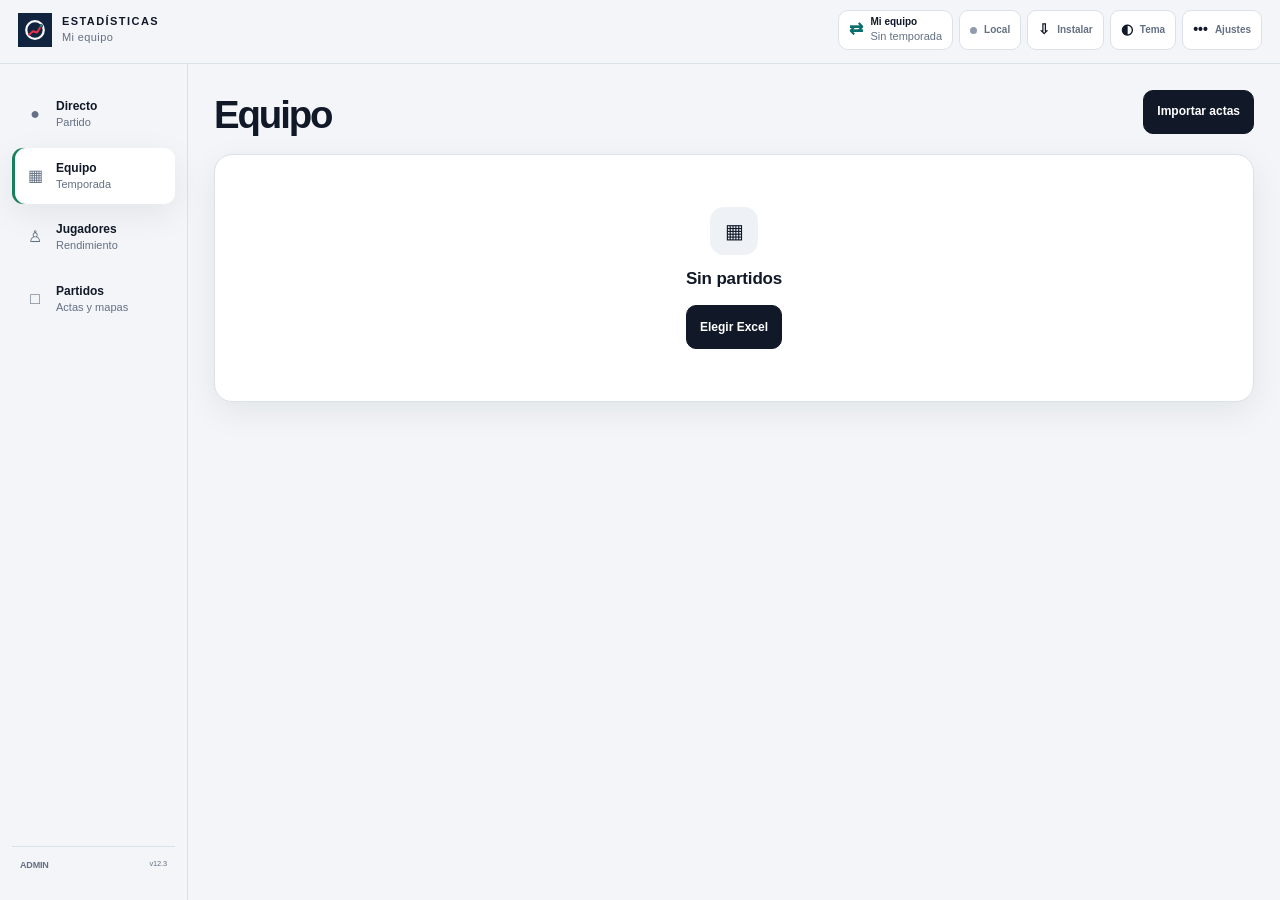
<file: index.html>
<!doctype html>
<html lang="es" data-theme="light">
<head>
  <meta charset="utf-8">
  <meta name="viewport" content="width=device-width,initial-scale=1,viewport-fit=cover">
  <meta name="theme-color" content="#f3f5f8">
  <meta name="description" content="Estadísticas v12.3 universal y multiequipo">
  <meta name="mobile-web-app-capable" content="yes">
  <meta name="apple-mobile-web-app-capable" content="yes">
  <meta name="apple-mobile-web-app-status-bar-style" content="default">
  <title>Estadísticas</title>
  <link rel="manifest" href="manifest.json?v=12.3">
  <link rel="icon" href="assets/icon-192.png">
  <link rel="apple-touch-icon" href="assets/icon-192.png">
  <link rel="stylesheet" href="styles.css?v=12.3">
  <script>try{const t=localStorage.getItem('estadisticas_theme')||'light';document.documentElement.dataset.theme=t;document.querySelector('meta[name=theme-color]').content=t==='dark'?'#0b0f16':'#f3f5f8';document.documentElement.style.backgroundColor=t==='dark'?'#0b0f16':'#f3f5f8'}catch(e){}</script>
</head>
<body>
  <a class="skip" href="#main">Saltar al contenido</a>
  <div class="app-shell">
    <header class="topbar">
      <button class="brand" data-go="team" aria-label="Ir a Equipo">
        <span class="brand-mark" aria-hidden="true">
          <svg viewBox="0 0 512 512" role="img" data-logo="aro-vector">
            <rect width="512" height="512" fill="#10233f"/>
            <circle cx="256" cy="256" r="132" fill="none" stroke="#f7f9fc" stroke-width="34"/>
            <path d="M166 326 L226 274 L286 294 L349 194" fill="none" stroke="#ed304c" stroke-width="30" stroke-linecap="round" stroke-linejoin="round"/>
            <circle cx="349" cy="194" r="22" fill="#18a985" stroke="#10233f" stroke-width="10"/>
          </svg>
        </span>
        <span><b>Estadísticas</b><small>Mi equipo</small></span>
      </button>
      <div class="top-actions">
        <button class="team-switch" id="teamButton" data-action="open-teams" aria-label="Cambiar equipo"><span>⇄</span><span><b>Mi equipo</b><small>Sin temporada</small></span></button>
        <button class="status" id="syncStatus" data-action="open-sync"><span></span><b>Local</b></button>
        <button class="top-action-button" data-action="install" aria-label="Instalar"><b>⇩</b><span>Instalar</span></button>
        <button class="top-action-button" data-action="toggle-theme" aria-label="Cambiar tema"><b>◐</b><span>Tema</span></button>
        <button class="top-action-button" data-action="open-settings" aria-label="Ajustes"><b>•••</b><span>Ajustes</span></button>
      </div>
    </header>
    <aside class="sidebar" aria-label="Secciones">
      <nav>
        <button data-go="live"><span>●</span><span><b>Directo</b><small>Partido</small></span></button>
        <button data-go="team" aria-current="page"><span>▦</span><span><b>Equipo</b><small>Temporada</small></span></button>
        <button data-go="players"><span>♙</span><span><b class="team-players-label">Jugadores</b><small>Rendimiento</small></span></button>
        <button data-go="games"><span>□</span><span><b>Partidos</b><small>Actas y mapas</small></span></button>
      </nav>
      <footer><b id="roleLabel">ADMIN</b><small>v12.3</small></footer>
    </aside>
    <main id="main" tabindex="-1"><div id="view"></div></main>
    <nav class="bottom-nav" aria-label="Secciones">
      <button data-go="live"><span>●</span><b>Directo</b></button>
      <button data-go="team" aria-current="page"><span>▦</span><b>Equipo</b></button>
      <button data-go="players"><span>♙</span><b class="team-players-label">Jugadores</b></button>
      <button data-go="games"><span>□</span><b>Partidos</b></button>
    </nav>
    <div class="safe-area-guard" aria-hidden="true"></div>
  </div>
  <div id="modal" class="modal" hidden aria-hidden="true"><div class="modal-backdrop" data-action="close-modal"></div><section class="modal-sheet" role="dialog" aria-modal="true" aria-labelledby="modalTitle"><header><div><small id="modalKicker"></small><h2 id="modalTitle"></h2></div><button class="icon-button" data-action="close-modal" aria-label="Cerrar">×</button></header><div id="modalBody"></div></section></div>
  <div id="toast" class="toast" role="status" aria-live="polite"></div>
  <input id="fileInput" type="file" accept=".xlsx" multiple hidden>
  <script src="config.js?v=12.3"></script>
  <script src="assets/jszip.min.js"></script>
  <script src="app.js?v=12.3"></script>
</body>
</html>
</file>
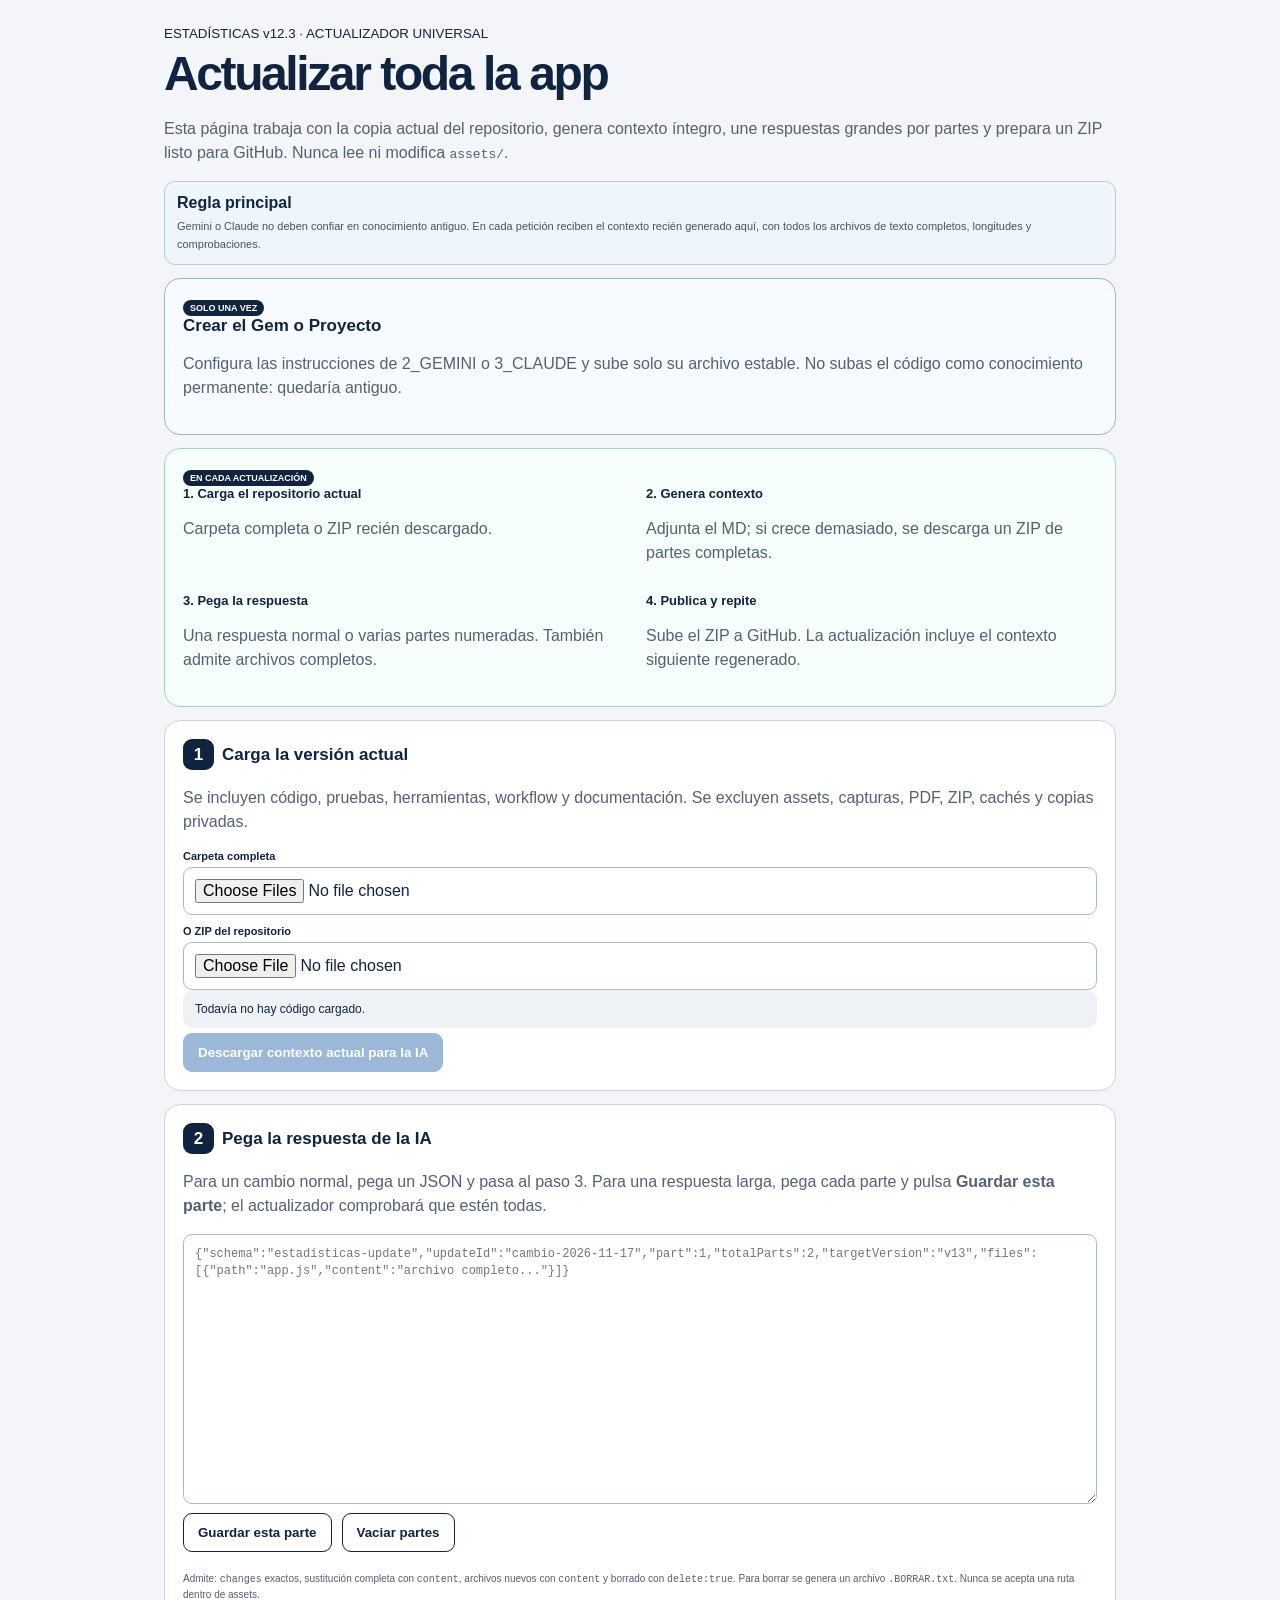
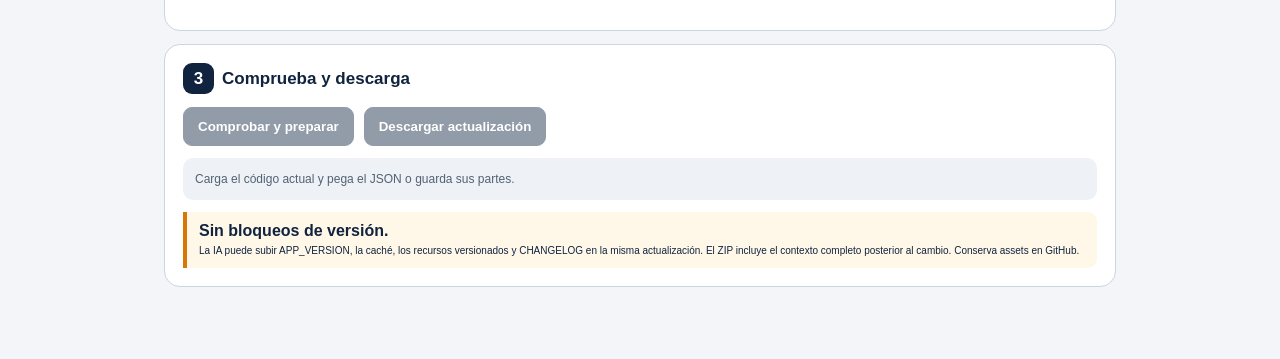
<file: actualizar.html>
<!doctype html>
<html lang="es"><head><meta charset="utf-8"><meta name="viewport" content="width=device-width,initial-scale=1"><title>Actualizar Estadísticas</title>
<style>
:root{font-family:Arial,sans-serif;color:#10233f;background:#f3f5f8;--green:#16805a;--red:#b42331;--blue:#2563a9;--line:#cbd5e1}*{box-sizing:border-box}body{margin:0}.wrap{max-width:980px;margin:auto;padding:24px 14px 60px}h1{font-size:clamp(30px,6vw,48px);letter-spacing:-.05em;margin:4px 0}p{line-height:1.5;color:#526173}.card{background:#fff;border:1px solid var(--line);border-radius:16px;padding:18px;margin:13px 0}.step{display:inline-grid;place-items:center;width:31px;height:31px;border-radius:9px;background:#10233f;color:#fff;margin-right:8px}h2{font-size:17px;margin:0 0 8px}h3{font-size:13px;margin:0 0 5px}code{word-break:break-word}label{display:block;font-size:11px;font-weight:800;margin:10px 0 5px}input,textarea{width:100%;border:1px solid #aeb9c7;border-radius:9px;background:#fff;padding:11px;font:inherit}textarea{min-height:270px;font-family:ui-monospace,SFMono-Regular,Consolas,monospace;font-size:12px;line-height:1.45}button{border:1px solid #10233f;border-radius:9px;background:#10233f;color:#fff;padding:11px 14px;font-weight:800;cursor:pointer;margin:5px 5px 0 0}button.alt{background:#fff;color:#10233f}button.blue{background:var(--blue);border-color:var(--blue)}button:disabled{opacity:.45}.status{padding:12px;border-radius:10px;background:#eef2f6;white-space:pre-wrap;font-size:12px}.ok{background:#e6f5ee;color:var(--green)}.bad{background:#fff0f1;color:var(--red)}.tiny{font-size:10px}.files{display:grid;gap:4px;max-height:170px;overflow:auto;color:#526173;font-size:10px}.note{border-left:4px solid #d97706;padding:10px 12px;background:#fff8e8;border-radius:0 9px 9px 0}.actions{display:flex;flex-wrap:wrap;gap:5px}.two{display:grid;grid-template-columns:1fr 1fr;gap:12px}.once{border-color:#9bb4d0;background:#f7fbff}.every{border-color:#9fd7c1;background:#f6fffb}.badge{display:inline-block;padding:3px 7px;border-radius:99px;background:#10233f;color:#fff;font-size:9px;font-weight:900}.truth{padding:12px;border:1px solid #b9c9dc;border-radius:11px;background:#eef5fb}.truth b{display:block;margin-bottom:4px}.truth span{font-size:11px;color:#42536a}.parts{display:grid;gap:6px;margin:9px 0}.part{display:flex;justify-content:space-between;gap:10px;padding:9px 11px;border:1px solid var(--line);border-radius:9px;background:#f8fafc;font-size:11px}.part b,.part span{display:block}.part span{color:#526173}.size-pill{display:inline-block;margin-left:6px;padding:3px 7px;border-radius:99px;background:#e8eef6;font-size:9px;font-weight:800}@media(max-width:680px){.wrap{padding-top:16px}.card{padding:14px}.two{grid-template-columns:1fr}}
</style></head><body><main class="wrap">
<small>ESTADÍSTICAS v12.3 · ACTUALIZADOR UNIVERSAL</small><h1>Actualizar toda la app</h1>
<p>Esta página trabaja con la copia actual del repositorio, genera contexto íntegro, une respuestas grandes por partes y prepara un ZIP listo para GitHub. Nunca lee ni modifica <code>assets/</code>.</p>
<div class="truth"><b>Regla principal</b><span>Gemini o Claude no deben confiar en conocimiento antiguo. En cada petición reciben el contexto recién generado aquí, con todos los archivos de texto completos, longitudes y comprobaciones.</span></div>
<section class="card once"><span class="badge">SOLO UNA VEZ</span><h2>Crear el Gem o Proyecto</h2><p>Configura las instrucciones de 2_GEMINI o 3_CLAUDE y sube solo su archivo estable. No subas el código como conocimiento permanente: quedaría antiguo.</p></section>
<section class="card every"><span class="badge">EN CADA ACTUALIZACIÓN</span><div class="two"><div><h3>1. Carga el repositorio actual</h3><p>Carpeta completa o ZIP recién descargado.</p></div><div><h3>2. Genera contexto</h3><p>Adjunta el MD; si crece demasiado, se descarga un ZIP de partes completas.</p></div><div><h3>3. Pega la respuesta</h3><p>Una respuesta normal o varias partes numeradas. También admite archivos completos.</p></div><div><h3>4. Publica y repite</h3><p>Sube el ZIP a GitHub. La actualización incluye el contexto siguiente regenerado.</p></div></div></section>
<section class="card"><h2><span class="step">1</span>Carga la versión actual</h2>
<p>Se incluyen código, pruebas, herramientas, workflow y documentación. Se excluyen assets, capturas, PDF, ZIP, cachés y copias privadas.</p>
<label for="repoFolder">Carpeta completa</label><input id="repoFolder" type="file" webkitdirectory multiple>
<label for="repoZip">O ZIP del repositorio</label><input id="repoZip" type="file" accept=".zip,application/zip">
<div id="fileSummary" class="status">Todavía no hay código cargado.</div><div id="fileList" class="files"></div>
<button class="blue" id="context" disabled>Descargar contexto actual para la IA</button></section>
<section class="card"><h2><span class="step">2</span>Pega la respuesta de la IA</h2>
<p>Para un cambio normal, pega un JSON y pasa al paso 3. Para una respuesta larga, pega cada parte y pulsa <b>Guardar esta parte</b>; el actualizador comprobará que estén todas.</p>
<textarea id="answer" spellcheck="false" placeholder='{"schema":"estadisticas-update","updateId":"cambio-2026-11-17","part":1,"totalParts":2,"targetVersion":"v13","files":[{"path":"app.js","content":"archivo completo..."}]}'></textarea>
<div class="actions"><button class="alt" id="addPart">Guardar esta parte</button><button class="alt" id="clearParts">Vaciar partes</button></div><div id="partList" class="parts"></div>
<p class="tiny">Admite: <code>changes</code> exactos, sustitución completa con <code>content</code>, archivos nuevos con <code>content</code> y borrado con <code>delete:true</code>. Para borrar se genera un archivo <code>.BORRAR.txt</code>. Nunca se acepta una ruta dentro de assets.</p></section>
<section class="card"><h2><span class="step">3</span>Comprueba y descarga</h2>
<div class="actions"><button id="build" disabled>Comprobar y preparar</button><button id="download" disabled>Descargar actualización</button></div>
<p id="status" class="status">Carga el código actual y pega el JSON o guarda sus partes.</p>
<div class="note"><b>Sin bloqueos de versión.</b><br><span class="tiny">La IA puede subir APP_VERSION, la caché, los recursos versionados y CHANGELOG en la misma actualización. El ZIP incluye el contexto completo posterior al cambio. Conserva assets en GitHub.</span></div></section>
</main><script src="assets/jszip.min.js"></script><script>
'use strict';
const $=id=>document.getElementById(id),files=new Map(),changed=new Map(),savedParts=new Map();let builtZip=null,lastBuild=null;
const textExt=/\.(?:html?|m?js|css|json|md|txt|ya?ml|py|toml|ini|cfg|gitignore)$/i;
const ignored=path=>path.startsWith('assets/')||path.startsWith('captures/')||path.startsWith('4_GUIA/')||path.endsWith('.pdf')||path.endsWith('.zip')||path.includes('__pycache__/')||path.endsWith('.pyc')||/(^|\/)estadisticas-\d{4}-\d{2}-\d{2}(?:\s*\(\d+\))?\.json$/i.test(path);
function normalizePath(path){return String(path||'').replace(/\\/g,'/').replace(/^\.\//,'').replace(/^\/+/, '')}
function commonRoot(paths){const roots=paths.filter(Boolean).map(path=>normalizePath(path).split('/'));if(!roots.length||roots.some(parts=>parts.length<2))return '';const first=roots[0][0];return roots.every(parts=>parts[0]===first)?first:''}
function isTextPath(path){return textExt.test(path)||path==='.gitignore'||path==='.editorconfig'}
async function loadFolder(list){files.clear();savedParts.clear();const raw=[...list].map(file=>({file,path:normalizePath(file.webkitRelativePath||file.name)})),root=commonRoot(raw.map(item=>item.path));for(const item of raw){const path=root?item.path.slice(root.length+1):item.path;if(!path||ignored(path)||!isTextPath(path))continue;files.set(path,await item.file.text())}showFiles()}
async function loadZip(file){files.clear();savedParts.clear();const zip=await JSZip.loadAsync(file),entries=Object.values(zip.files).filter(entry=>!entry.dir),root=commonRoot(entries.map(entry=>entry.name));for(const entry of entries){const raw=normalizePath(entry.name),path=root?raw.slice(root.length+1):raw;if(!path||ignored(path)||!isTextPath(path))continue;files.set(path,await entry.async('text'))}showFiles()}
function detectVersion(map){const app=map.get('app.js')||'',match=app.match(/APP_VERSION\s*=\s*['"](v?\d+(?:\.\d+)*)['"]/i);return match?match[1]:''}
function versionNumber(version){return String(version||'').replace(/^v/i,'')}
function sourceFiles(map){return [...map.entries()].filter(([path])=>!ignored(path)&&!['PROYECTO_ESTADISTICAS.md','CONTEXTO_ACTUAL_ESTADISTICAS.md','CONTEXTO_SIGUIENTE_ESTADISTICAS.md'].includes(path)).sort(([a],[b])=>a.localeCompare(b))}
function checksum(text){let h=2166136261;for(let i=0;i<text.length;i++){h^=text.charCodeAt(i);h=Math.imul(h,16777619)}return (h>>>0).toString(16).padStart(8,'0')}
function contextStats(map){const rows=sourceFiles(map),chars=rows.reduce((n,[,text])=>n+text.length,0);return {files:rows.length,chars,tokens:Math.ceil(chars/4)}}
function showFiles(){const names=[...files.keys()].sort(),hasCore=['app.js','styles.css','index.html','sw.js','worker.js','actualizar.html'].every(name=>files.has(name)),stats=contextStats(files),version=detectVersion(files)||'sin detectar';$('fileSummary').className=`status ${hasCore?'ok':'bad'}`;$('fileSummary').textContent=hasCore?`✓ ${names.length} archivos de texto cargados · versión ${version} · contexto ${Math.round(stats.chars/1024)} KB · ≈${stats.tokens.toLocaleString('es-ES')} tokens. Sin recortes.`:`Se cargaron ${names.length} archivos, pero faltan archivos básicos de la app.`;$('fileList').innerHTML=names.map(name=>`<span>${escHTML(name)} <i class="size-pill">${files.get(name).length.toLocaleString('es-ES')} caracteres</i></span>`).join('');$('context').disabled=!hasCore;updateButtons()}
function contextHeader(map,part=1,total=1){const version=detectVersion(map)||'desconocida',stats=contextStats(map);return `# CONTEXTO ACTUAL · ESTADÍSTICAS ${version}\n\nParte ${part} de ${total}. Fuente local exacta. Archivos completos: ${stats.files}. Caracteres de código fuente: ${stats.chars}. Estimación conservadora: ${stats.tokens} tokens.\n\nREGLAS: no hay recortes ni «…». Cada BEGIN/END contiene el archivo íntegro. Usa este contexto y no conocimiento anterior. Puedes cambiar cualquier archivo de texto salvo assets/. Para cambios grandes usa content o partes JSON numeradas. Puedes subir la versión actualizando APP_VERSION, consultas ?v=, CACHE de sw.js y CHANGELOG en la misma respuesta.\n`}
function renderFiles(rows){return rows.map(([path,text])=>`\n===== BEGIN FILE: ${path} · chars=${text.length} · fnv=${checksum(text)} =====\n${text}\n===== END FILE: ${path} =====\n`).join('')}
function master(map){const rows=sourceFiles(map),inventory=rows.map(([path,text])=>`- ${path} | ${text.length} caracteres | fnv ${checksum(text)}`).join('\n');return `${contextHeader(map)}\n## INVENTARIO VERIFICABLE\n${inventory}\n${renderFiles(rows)}`}
function contextParts(map,maxChars=700000){const rows=sourceFiles(map),groups=[];let current=[],size=0;for(const row of rows){const block=renderFiles([row]);if(current.length&&size+block.length>maxChars){groups.push(current);current=[];size=0}current.push(row);size+=block.length}if(current.length)groups.push(current);return groups.map((group,index)=>`${contextHeader(map,index+1,groups.length)}\n${renderFiles(group)}`)}
function downloadBlob(blob,name){const a=document.createElement('a');a.href=URL.createObjectURL(blob);a.download=name;a.click();setTimeout(()=>URL.revokeObjectURL(a.href),4000)}
async function downloadContext(){try{const full=master(files),stats=contextStats(files);if(full.length<=700000){downloadBlob(new Blob([full],{type:'text/markdown'}),'CONTEXTO_ACTUAL_ESTADISTICAS.md');$('status').textContent=`✓ Contexto único creado: ${Math.round(full.length/1024)} KB, ≈${stats.tokens.toLocaleString('es-ES')} tokens, sin recortes.`}else{const parts=contextParts(files),zip=new JSZip();parts.forEach((text,i)=>zip.file(`CONTEXTO_ACTUAL_${String(i+1).padStart(2,'0')}_DE_${String(parts.length).padStart(2,'0')}.md`,text));zip.file('INDICE_Y_COMO_ADJUNTAR.txt',`Contexto completo dividido por límites de tamaño. Adjunta este ZIP al Gem o Proyecto. Si no acepta ZIP, extrae y adjunta TODAS las ${parts.length} partes en el mismo mensaje. Ningún archivo está recortado.`);downloadBlob(await zip.generateAsync({type:'blob'}),'CONTEXTO_ACTUAL_ESTADISTICAS_PARTES.zip');$('status').textContent=`✓ Contexto grande dividido en ${parts.length} partes completas. Adjunta el ZIP o todas las partes.`}$('status').className='status ok'}catch(error){fail(error)}}
function cleanJSON(text){return text.trim().replace(/^```(?:json)?\s*/i,'').replace(/\s*```$/,'')}
function parseJSON(text){try{return JSON.parse(cleanJSON(text))}catch(error){throw Error(`JSON no válido: ${error.message}. Pide a la IA que repita solo el JSON, sin explicación.`)}}
function normalizePart(value){if(!value||typeof value!=='object'||Array.isArray(value))throw Error('Cada parte debe ser un objeto JSON.');if(!Array.isArray(value.files)||!value.files.length)throw Error('La parte no contiene files.');const part=Number(value.part||1),total=Number(value.totalParts||1);if(!Number.isInteger(part)||!Number.isInteger(total)||part<1||total<part||total>50)throw Error('part/totalParts no son válidos (máximo 50 partes).');return {...value,part,totalParts:total,updateId:String(value.updateId||'actualizacion-unica'),targetVersion:String(value.targetVersion||value.version||'')}}
function parseMany(text){const value=parseJSON(text);return (Array.isArray(value)?value:[value]).map(normalizePart)}
const escHTML=s=>String(s??'').replace(/[&<>'"]/g,c=>({'&':'&amp;','<':'&lt;','>':'&gt;',"'":'&#39;','"':'&quot;'}[c]));
function renderParts(){const rows=[...savedParts.values()].sort((a,b)=>a.part-b.part);$('partList').innerHTML=rows.map(part=>`<div class="part"><span><b>${escHTML(part.updateId)} · parte ${part.part}/${part.totalParts}</b><span>${part.files.length} archivo(s) · ${escHTML(part.targetVersion||'misma versión')}</span></span><button class="alt" data-remove-part="${part.part}">Quitar</button></div>`).join('');updateButtons()}
function addCurrentParts(){const text=$('answer').value.trim();if(!text)throw Error('Pega una parte antes de guardarla.');for(const part of parseMany(text)){const key=`${part.updateId}:${part.part}`;savedParts.set(key,part)}$('answer').value='';renderParts();$('status').className='status ok';$('status').textContent='✓ Parte guardada. Pega la siguiente o pulsa Comprobar y preparar.'}
function collectParts(){const rows=[...savedParts.values()];if($('answer').value.trim())rows.push(...parseMany($('answer').value));if(!rows.length)throw Error('No hay ninguna respuesta pegada ni partes guardadas.');const ids=[...new Set(rows.map(p=>p.updateId))];if(ids.length!==1)throw Error(`Hay partes de actualizaciones distintas: ${ids.join(', ')}. Vacía las partes y pega solo una actualización.`);const totals=[...new Set(rows.map(p=>p.totalParts))];if(totals.length!==1)throw Error('Las partes no coinciden en totalParts. Pide a la IA que repita todas con el mismo total.');const total=totals[0],byPart=new Map();for(const part of rows){if(byPart.has(part.part))throw Error(`La parte ${part.part} está duplicada.`);byPart.set(part.part,part)}const missing=[];for(let i=1;i<=total;i++)if(!byPart.has(i))missing.push(i);if(missing.length)throw Error(`Faltan las partes ${missing.join(', ')} de ${total}. Pégalas antes de continuar.`);const ordered=[...byPart.values()].sort((a,b)=>a.part-b.part),versions=[...new Set(ordered.map(p=>p.targetVersion).filter(Boolean))];if(versions.length>1)throw Error(`Las partes declaran versiones distintas: ${versions.join(', ')}.`);return {schema:'estadisticas-update',updateId:ids[0],targetVersion:versions[0]||'',files:ordered.flatMap(p=>p.files)}}
function safePath(path){path=normalizePath(path);if(!path||path.startsWith('/')||path.split('/').includes('..')||path.startsWith('assets/')||path.startsWith('captures/'))throw Error(`Ruta no permitida: ${path||'(vacía)'}. assets/ nunca se modifica.`);return path}
function applyChanges(source,changes,path){let out=source;for(const [index,change] of changes.entries()){if(typeof change.find!=='string'||!change.find||typeof change.replace!=='string')throw Error(`${path} · bloque ${index+1}: find/replace no válidos.`);const count=out.split(change.find).length-1;if(count===0)throw Error(`${path} · bloque ${index+1}: find no existe. Pide a la IA que use el texto exacto del contexto actual o que envíe el archivo completo con content.`);if(count>1)throw Error(`${path} · bloque ${index+1}: find aparece ${count} veces. Pide más líneas alrededor para hacerlo único o usa content.`);out=out.replace(change.find,()=>change.replace)}return out}
function applyPatch(base,patch){const all=new Map(base),edits=new Map();for(const [index,item] of patch.files.entries()){if(!item||typeof item!=='object')throw Error(`files[${index}] no es válido.`);const path=safePath(item.path);if(item.delete===true){if(!all.has(path))throw Error(`${path}: no existe para borrar. Pide a la IA que revise el contexto actual.`);all.delete(path);edits.set(path,null);continue}let out;if(typeof item.content==='string')out=item.content;else{if(!all.has(path))throw Error(`${path}: no existe; para crearlo la IA debe usar content.`);if(!Array.isArray(item.changes)||!item.changes.length)throw Error(`${path}: faltan changes o content.`);out=applyChanges(all.get(path),item.changes,path)}all.set(path,out);edits.set(path,out)}return {all,edits}}
function validate(all,beforeVersion,targetVersion=''){const errors=[],need=path=>{if(!all.has(path))errors.push(`Falta ${path}`)};['app.js','styles.css','index.html','sw.js','config.js','worker.js','actualizar.html','configurar.html','CHANGELOG.md','tests/smoke.py','tools/validate.py','.github/workflows/check.yml'].forEach(need);const app=all.get('app.js')||'',index=all.get('index.html')||'',sw=all.get('sw.js')||'',worker=all.get('worker.js')||'',after=detectVersion(all);if(!app.includes('estadisticas_shared_v2'))errors.push('app.js: se perdió la migración estadisticas_shared_v2');if(!app.includes('estadisticas_multiteam_v11'))errors.push('app.js: se perdió el almacén multiequipo compatible');if(!index.includes('data-logo="aro-vector"'))errors.push('index.html: se perdió el logo Aro vector');if(!worker.includes('w2-compatible')||!worker.includes('/api/events'))errors.push('worker.js: se perdió compatibilidad w2');if(targetVersion&&after!==targetVersion)errors.push(`APP_VERSION quedó en ${after||'sin detectar'}, pero la IA declaró ${targetVersion}`);if(beforeVersion&&after&&beforeVersion!==after){const n=versionNumber(after);if(!sw.includes(`estadisticas-${after}-`)&&!sw.includes(`estadisticas-v${n}-`))errors.push(`sw.js: sube CACHE a ${after}`);for(const resource of ['app.js','styles.css','config.js'])if(!index.includes(`${resource}?v=${n}`))errors.push(`index.html: falta ${resource}?v=${n}`);if(!(all.get('CHANGELOG.md')||'').includes(`## ${after}`))errors.push(`CHANGELOG.md: falta una sección ## ${after}`)}for(const [path,text] of all){if(path.endsWith('.json'))try{JSON.parse(text)}catch(error){errors.push(`${path}: JSON no válido (${error.message})`)}if(path.endsWith('.js')&&text!==null&&!path.startsWith('assets/')){try{new Function(path.endsWith('worker.js')?text.replace(/export\s+default\s*/,'const __w__='):text)}catch(error){errors.push(`${path}: error de sintaxis JavaScript (${error.message}). Pide a la IA que lo corrija.`)}}if(path.endsWith('.css')){let depth=0;for(const char of text){if(char==='{')depth++;if(char==='}')depth--}if(depth)errors.push(`${path}: llaves CSS desequilibradas`)}}return {errors,after}}
async function build(){try{builtZip=null;lastBuild=null;changed.clear();const patch=collectParts(),before=detectVersion(files),{all,edits}=applyPatch(files,patch),check=validate(all,before,patch.targetVersion);if(check.errors.length)throw Error(check.errors.join('\n'));const nextContext=master(all),nextVersion=check.after||patch.targetVersion||before||'siguiente',project=nextContext.replace(/^# CONTEXTO ACTUAL[^\n]*/,`# PROYECTO ESTADÍSTICAS · CONTEXTO MAESTRO ${nextVersion}`);all.set('PROYECTO_ESTADISTICAS.md',project);edits.set('PROYECTO_ESTADISTICAS.md',project);for(const [path,value] of edits)changed.set(path,value);const zip=new JSZip();for(const [path,text] of changed)if(text===null)zip.file(`${path}.BORRAR.txt`,`BORRAR DE GITHUB: ${path}\nNo borres assets ni otros archivos.`);else zip.file(path,text);zip.file('CONTEXTO_SIGUIENTE_ESTADISTICAS.md',nextContext);zip.file('LEEME_ACTUALIZACION.txt',`ESTADÍSTICAS ${nextVersion}\n\n1. Sube a GitHub todos los archivos conservando carpetas.\n2. Para cada .BORRAR.txt, borra en GitHub el archivo indicado.\n3. No borres assets ni archivos no mencionados.\n4. Commit changes; espera Actions y Pages.\n5. Cierra y abre la app.\n6. En la próxima petición genera un contexto nuevo desde el código publicado.\n\nActualización: ${patch.updateId}\nArchivos: ${[...changed.keys()].join(', ')}\n`);builtZip=await zip.generateAsync({type:'blob'});lastBuild={all,changed:new Map(changed),nextContext,nextVersion,patch};$('download').disabled=false;$('status').className='status ok';const summary=[...changed].filter(([p])=>!p.endsWith('ESTADISTICAS.md')).map(([p,t])=>{if(t===null)return `• ${p}: se BORRA`;const old=files.get(p);if(old===undefined)return `• ${p}: archivo NUEVO (${t.split('\n').length} líneas)`;const a=new Set(old.split('\n')),b=new Set(t.split('\n'));const plus=[...b].filter(l=>!a.has(l)).length,minus=[...a].filter(l=>!b.has(l)).length;return `• ${p}: +${plus} / −${minus} líneas`}).join('\n');$('status').textContent=`✓ ${changed.size} archivo(s) preparados · ${nextVersion}. Revisa los cambios antes de publicar:\n${summary}\n`;$('status').style.whiteSpace='pre-line';$('status').textContent+=`Contexto posterior regenerado: ${Math.round(nextContext.length/1024)} KB, sin recortes.`;return lastBuild}catch(error){builtZip=null;lastBuild=null;$('download').disabled=true;fail(error);throw error}}
function updateButtons(){$('build').disabled=!files.size||(!savedParts.size&&!$('answer').value.trim());$('download').disabled=!builtZip}
function fail(error){$('status').className='status bad';$('status').textContent=error.message||String(error)}
$('repoFolder').onchange=e=>loadFolder(e.target.files).catch(fail);$('repoZip').onchange=e=>e.target.files[0]&&loadZip(e.target.files[0]).catch(fail);$('answer').oninput=updateButtons;$('context').onclick=downloadContext;$('addPart').onclick=()=>{try{addCurrentParts()}catch(error){fail(error)}};$('clearParts').onclick=()=>{savedParts.clear();renderParts();$('status').className='status';$('status').textContent='Partes vaciadas.'};$('partList').onclick=e=>{const button=e.target.closest('[data-remove-part]');if(!button)return;for(const [key,part] of savedParts)if(part.part===+button.dataset.removePart)savedParts.delete(key);renderParts()};$('build').onclick=()=>build().catch(()=>{});$('download').onclick=()=>builtZip&&downloadBlob(builtZip,`actualizacion-estadisticas-${lastBuild?.nextVersion||'siguiente'}-${new Date().toISOString().slice(0,10)}.zip`);
window.__ACTUALIZAR__={files,changed,savedParts,ignored,sourceFiles,contextStats,master,contextParts,detectVersion,parseMany,collectParts,safePath,applyChanges,applyPatch,validate,build,loadFolder,loadZip,getLastBuild:()=>lastBuild};
</script></body></html>
</file>
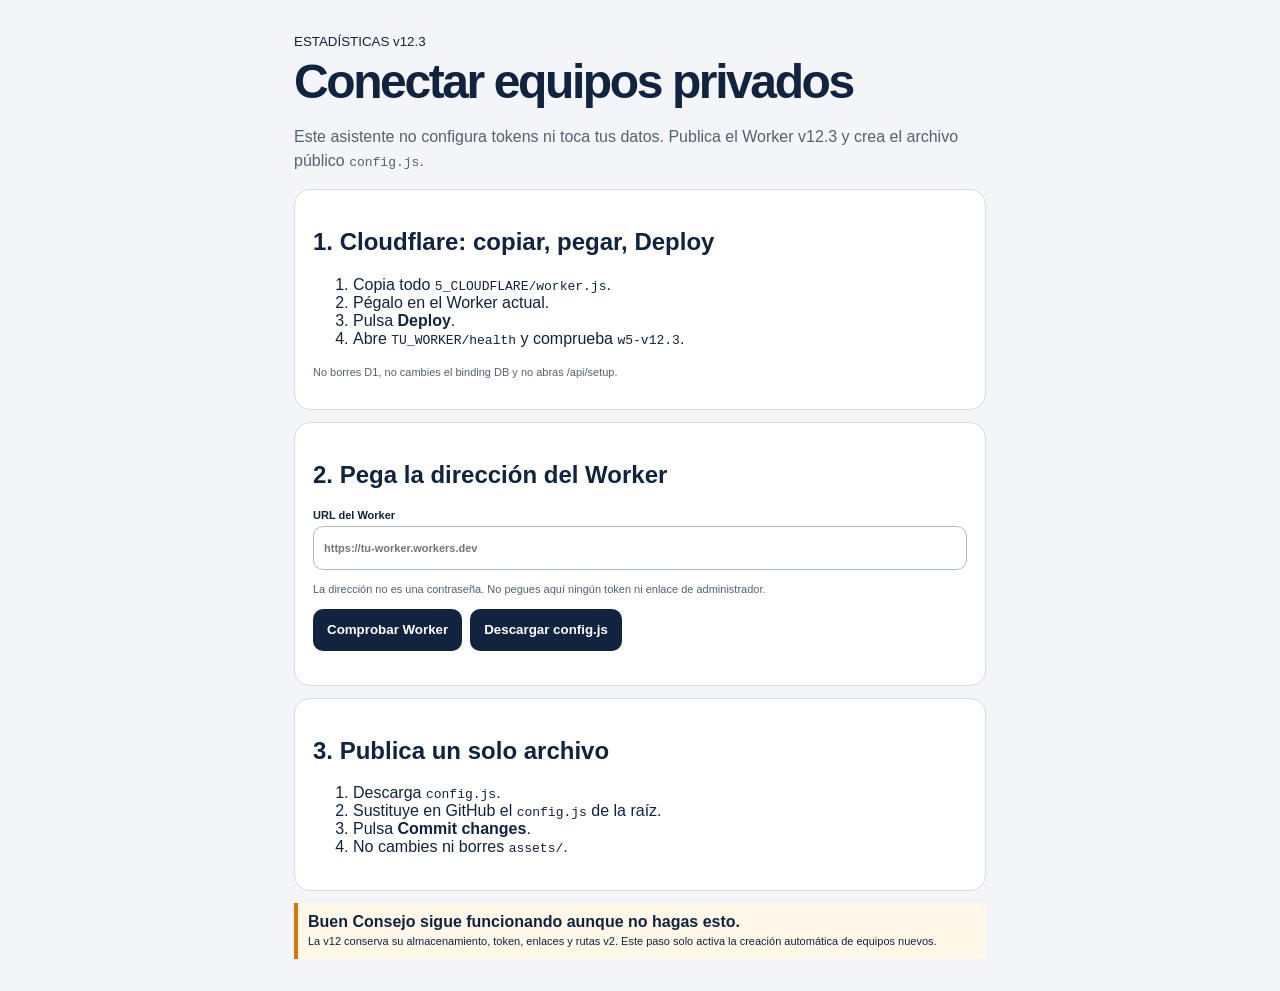
<file: configurar.html>
<!doctype html><html lang="es"><head><meta charset="utf-8"><meta name="viewport" content="width=device-width,initial-scale=1"><title>Conectar Estadísticas v12.3</title><style>:root{font-family:Arial,sans-serif;color:#10233f;background:#f3f5f8}*{box-sizing:border-box}main{max-width:720px;margin:auto;padding:24px 14px}section{background:#fff;border:1px solid #d4dce6;border-radius:16px;padding:18px;margin:12px 0}h1{font-size:clamp(30px,7vw,48px);letter-spacing:-.05em;margin:4px 0}p{color:#526173;line-height:1.5}label{display:grid;gap:5px;font-size:11px;font-weight:800}input{min-height:44px;border:1px solid #aeb9c7;border-radius:10px;padding:10px;font:inherit}button{min-height:42px;border:0;border-radius:10px;background:#10233f;color:white;padding:10px 14px;font-weight:800;cursor:pointer}.row{display:flex;gap:8px;flex-wrap:wrap}.ok{color:#16805a}.bad{color:#b42331}.note{border-left:4px solid #d97706;padding:10px;background:#fff8e8}.small{font-size:11px}</style></head><body><main><small>ESTADÍSTICAS v12.3</small><h1>Conectar equipos privados</h1><p>Este asistente no configura tokens ni toca tus datos. Publica el Worker v12.3 y crea el archivo público <code>config.js</code>.</p><section><h2>1. Cloudflare: copiar, pegar, Deploy</h2><ol><li>Copia todo <code>5_CLOUDFLARE/worker.js</code>.</li><li>Pégalo en el Worker actual.</li><li>Pulsa <b>Deploy</b>.</li><li>Abre <code>TU_WORKER/health</code> y comprueba <code>w5-v12.3</code>.</li></ol><p class="small">No borres D1, no cambies el binding DB y no abras /api/setup.</p></section><section><h2>2. Pega la dirección del Worker</h2><label>URL del Worker<input id="url" placeholder="https://tu-worker.workers.dev" autocomplete="off"></label><p class="small">La dirección no es una contraseña. No pegues aquí ningún token ni enlace de administrador.</p><div class="row"><button id="check">Comprobar Worker</button><button id="download">Descargar config.js</button></div><p id="status"></p></section><section><h2>3. Publica un solo archivo</h2><ol><li>Descarga <code>config.js</code>.</li><li>Sustituye en GitHub el <code>config.js</code> de la raíz.</li><li>Pulsa <b>Commit changes</b>.</li><li>No cambies ni borres <code>assets/</code>.</li></ol></section><div class="note"><b>Buen Consejo sigue funcionando aunque no hagas esto.</b><br><span class="small">La v12 conserva su almacenamiento, token, enlaces y rutas v2. Este paso solo activa la creación automática de equipos nuevos.</span></div></main><script>const $=s=>document.querySelector(s),clean=()=>$('#url').value.trim().replace(/\/$/,'');$('#check').onclick=async()=>{const status=$('#status');try{const url=clean();if(!/^https:\/\//i.test(url))throw Error('La dirección debe empezar por https://');const response=await fetch(url+'/health',{cache:'no-store'}),data=await response.json();if(!response.ok||!data.ok||!data.multiteam)throw Error('El Worker responde, pero aún no es la versión multiequipo (w5-v12.3 o posterior).');status.className='ok';status.textContent='✓ Worker v12.3 preparado. Puedes descargar config.js.'}catch(error){status.className='bad';status.textContent=error.message}};$('#download').onclick=()=>{const url=clean();if(!/^https:\/\//i.test(url)){const status=$('#status');status.className='bad';status.textContent='Escribe primero una dirección https:// válida.';return}const text=`// URL pública del Worker v12.3.3. No pongas tokens aquí.\nwindow.ESTADISTICAS_CONFIG = { serviceApi: ${JSON.stringify(url)} };\n`,a=document.createElement('a');a.href=URL.createObjectURL(new Blob([text],{type:'text/javascript'}));a.download='config.js';a.click();setTimeout(()=>URL.revokeObjectURL(a.href),4000)};</script></body></html>
</file>
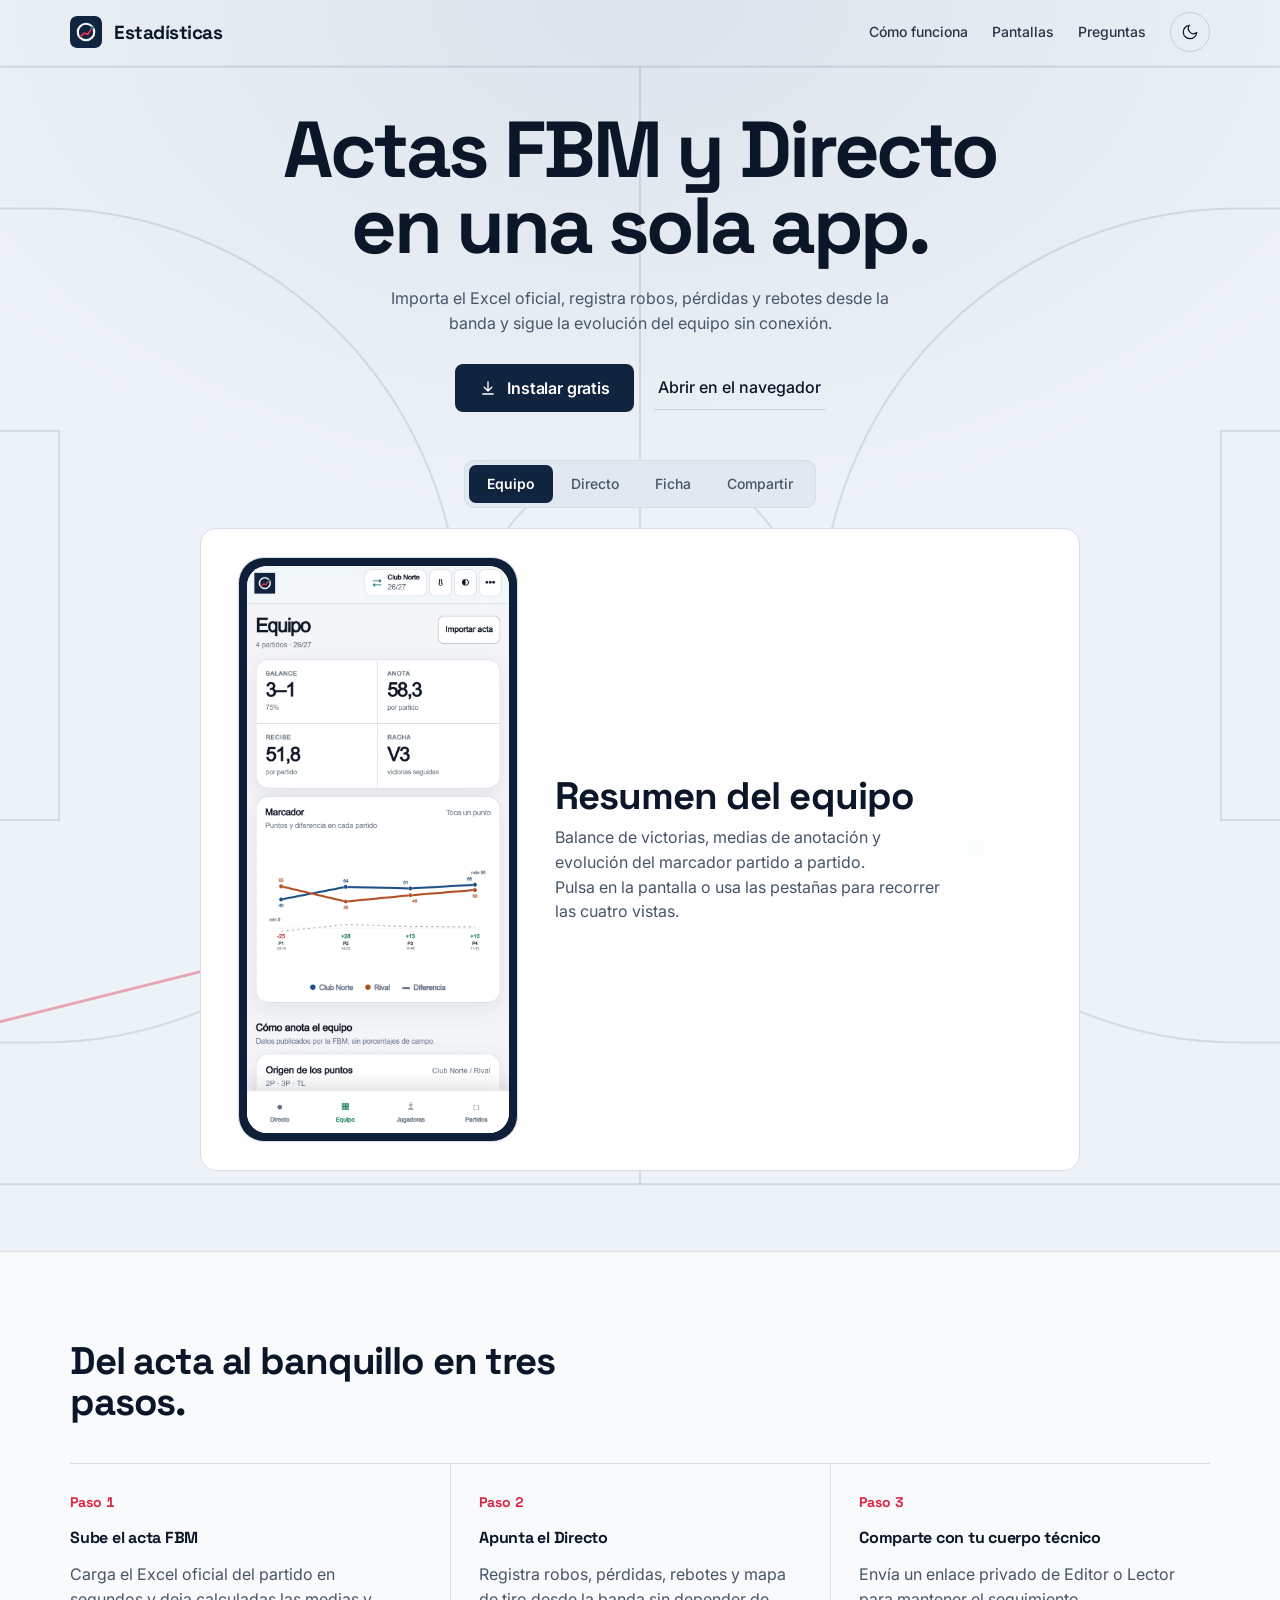
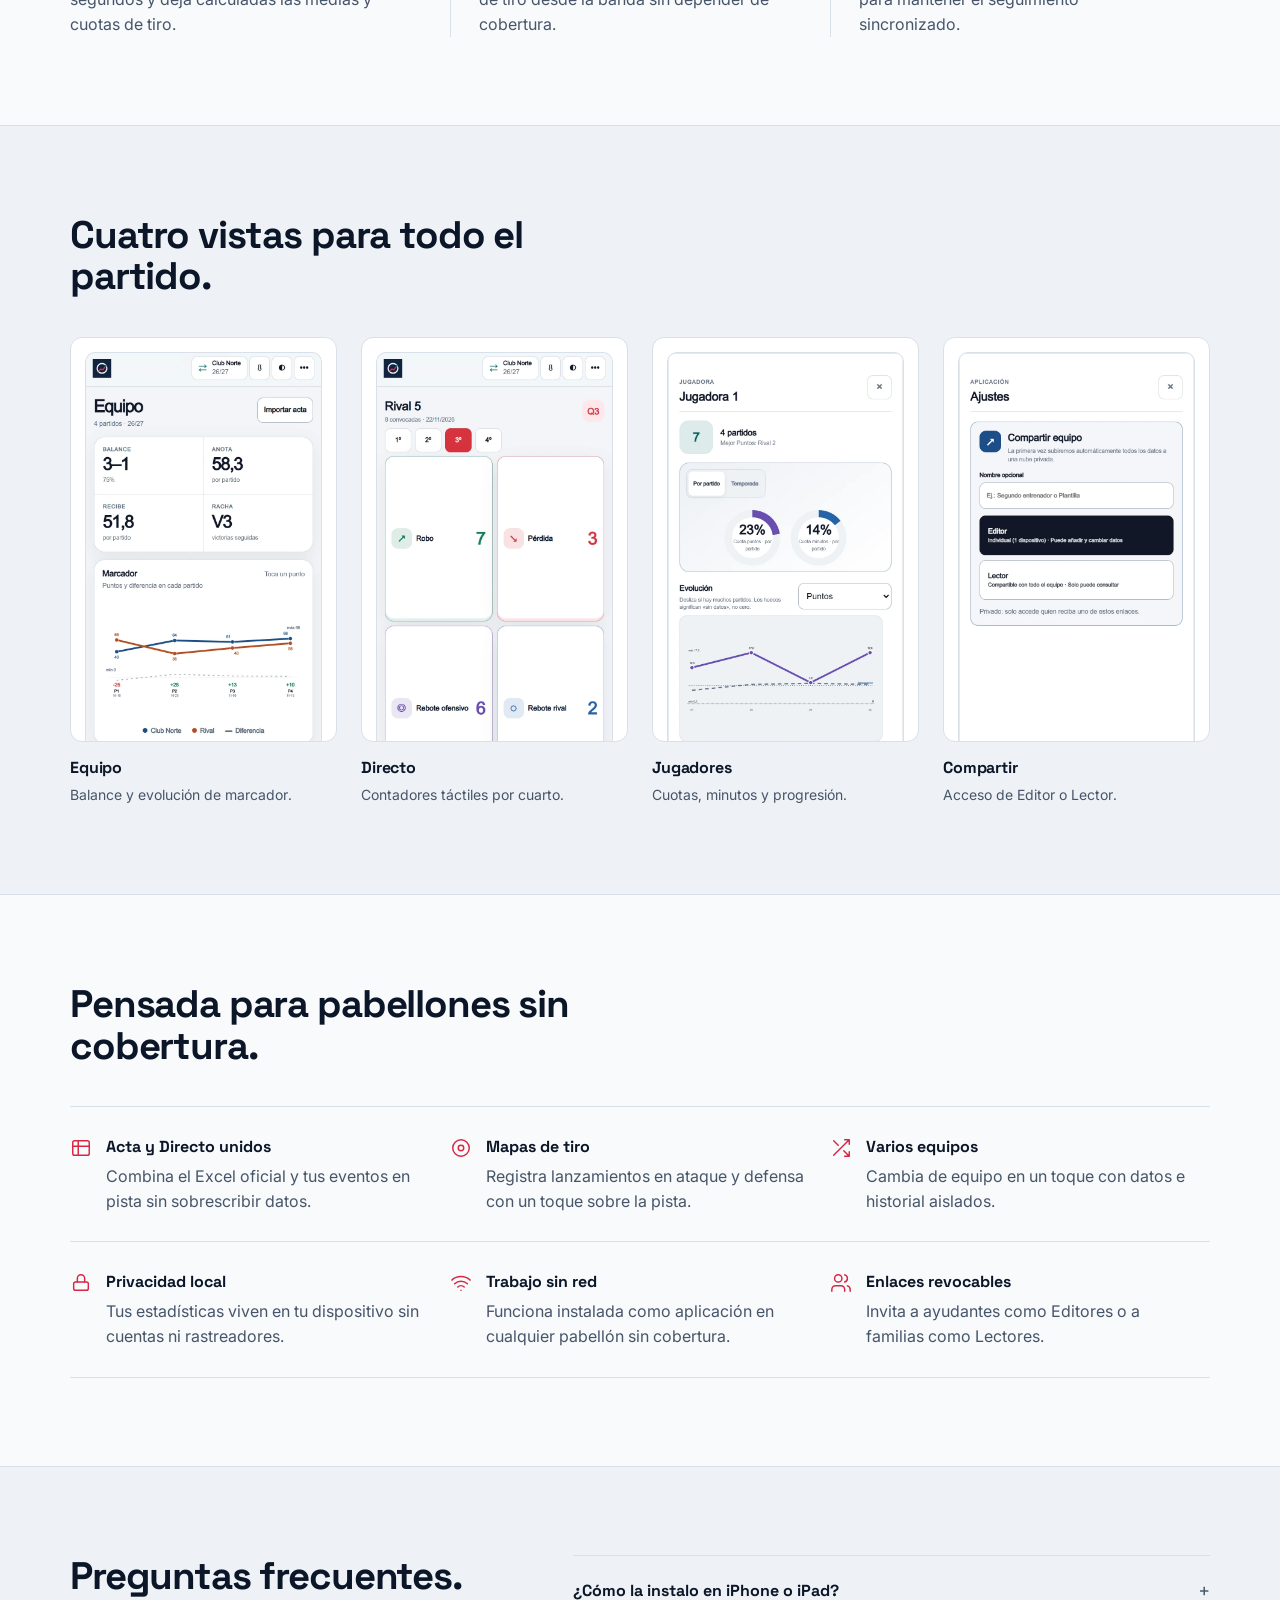
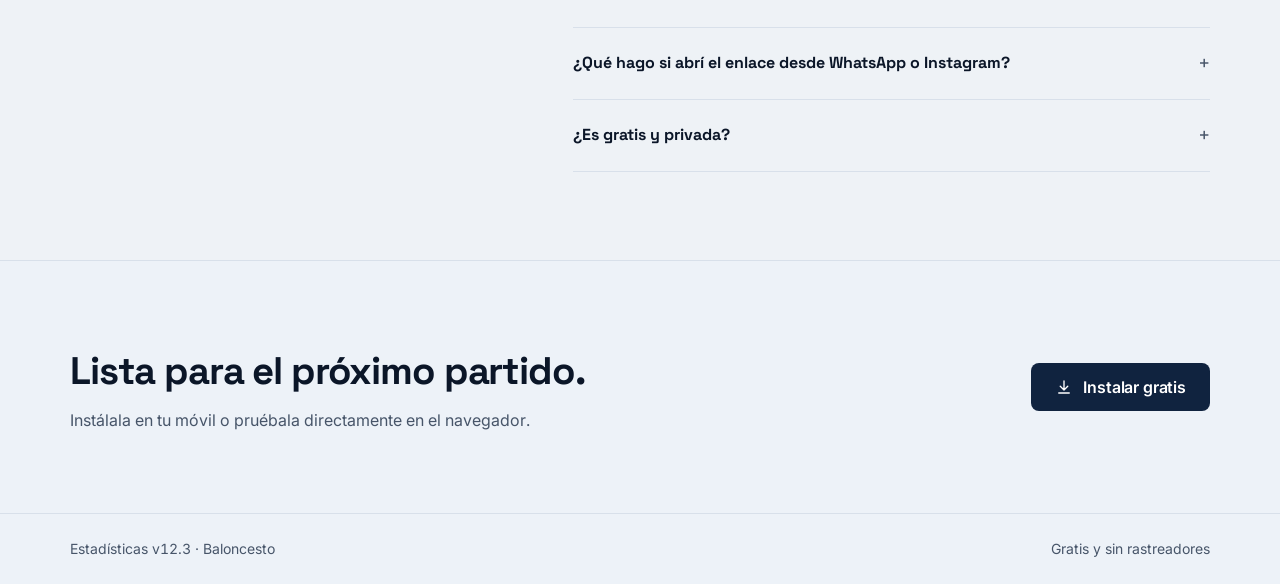
<file: instalar.html>
<!doctype html>
<html lang="es" data-theme="light">
<head>
<meta charset="utf-8">
<meta name="viewport" content="width=device-width,initial-scale=1,viewport-fit=cover">
<meta name="theme-color" content="#edf2f8">
<meta name="description" content="Instala gratis Estadísticas para baloncesto: importa actas FBM, apunta el Directo y entiende el rendimiento del equipo.">
<meta name="robots" content="index,follow">
<link rel="canonical" href="https://biopeat.github.io/estadisticas/instalar.html">
<meta property="og:type" content="website">
<meta property="og:locale" content="es_ES">
<meta property="og:site_name" content="Estadísticas">
<meta property="og:title" content="Estadísticas · Actas FBM y Directo en una sola app">
<meta property="og:description" content="Importa actas FBM, apunta el Directo en pista y analiza tu equipo al instante. Gratis y privada.">
<meta property="og:url" content="https://biopeat.github.io/estadisticas/instalar.html">
<meta property="og:image" content="https://biopeat.github.io/estadisticas/landing/equipo.webp">
<meta property="og:image:width" content="780">
<meta property="og:image:height" content="1688">
<meta property="og:image:alt" content="Panel móvil de Estadísticas para baloncesto">
<meta name="twitter:card" content="summary_large_image">
<title>Estadísticas · Instalar gratis</title>
<link rel="manifest" href="manifest.json?v=12.3">
<link rel="icon" href="assets/icon-192.png">
<link rel="apple-touch-icon" href="assets/icon-192.png">
<link rel="preconnect" href="https://fonts.googleapis.com">
<link rel="preconnect" href="https://fonts.gstatic.com" crossorigin>
<link href="https://fonts.googleapis.com/css2?family=Inter:wght@400;500;600&family=Space+Grotesk:wght@600;700&display=swap" rel="stylesheet">
<script>
try {
  const t = localStorage.getItem('estadisticas_landing_theme') || (matchMedia('(prefers-color-scheme:dark)').matches ? 'dark' : 'light');
  document.documentElement.dataset.theme = t;
  document.querySelector('meta[name="theme-color"]').content = t === 'dark' ? '#07101e' : '#edf2f8';
} catch (_) {}
</script>
<style>
*, *::before, *::after { box-sizing: border-box; }

:root {
  --bg: #f8fafc;
  --surface: #ffffff;
  --surface-alt: #eef2f6;
  --ink: #0b1628;
  --muted: #475569;
  --line: #d8e0ea;
  --cta-bg: #10233f;
  --cta-ink: #ffffff;
  --accent: #d92644;

  --hero-bg: #edf2f8;
  --hero-glow: rgba(16, 35, 63, 0.07);
  --hero-ink: #0b1628;
  --hero-muted: #475569;
  --hero-line: rgba(11, 22, 40, 0.14);
  --hero-court-stroke: rgba(16, 35, 63, 0.12);
  --hero-court-accent: rgba(217, 38, 68, 0.42);
  --hero-cta-bg: #10233f;
  --hero-cta-ink: #ffffff;
  --hero-cta-hover: #1b365d;
  --stage-bg: rgba(255, 255, 255, 0.92);
  --stage-border: #d4dde8;
  --seg-bg: #e2e8f0;
  --seg-active-bg: #10233f;
  --seg-active-ink: #ffffff;
  --device-bezel: #0f1f38;
  --help-bg: #ffffff;
  --header-hero-scroll: rgba(237, 242, 248, 0.92);
  --final-bg: #edf2f8;
  --final-ink: #0b1628;
  --final-muted: #475569;

  --f-display: "Space Grotesk", "Segoe UI", system-ui, -apple-system, sans-serif;
  --f-body: Inter, "Segoe UI", system-ui, -apple-system, sans-serif;

  --t-h2: clamp(1.75rem, 3vw, 2.5rem);
  --t-body: 1rem;
  --t-sm: 0.875rem;

  --ease: cubic-bezier(0.22, 1, 0.36, 1);
  color-scheme: light;
}

html[data-theme="dark"] {
  --bg: #07101e;
  --surface: #0e1a2e;
  --surface-alt: #13223b;
  --ink: #f4f7fb;
  --muted: #9fb0c7;
  --line: #1e304c;
  --cta-bg: #f4f7fb;
  --cta-ink: #07101e;
  --accent: #fb5672;

  --hero-bg: #081222;
  --hero-glow: rgba(28, 63, 118, 0.42);
  --hero-ink: #f8fafc;
  --hero-muted: #b7c4d8;
  --hero-line: rgba(248, 250, 252, 0.16);
  --hero-court-stroke: rgba(248, 250, 252, 0.1);
  --hero-court-accent: rgba(251, 86, 114, 0.36);
  --hero-cta-bg: #f8fafc;
  --hero-cta-ink: #081222;
  --hero-cta-hover: #e2e8f0;
  --stage-bg: rgba(14, 26, 46, 0.86);
  --stage-border: rgba(248, 250, 252, 0.16);
  --seg-bg: rgba(255, 255, 255, 0.08);
  --seg-active-bg: #f8fafc;
  --seg-active-ink: #081222;
  --device-bezel: #050b14;
  --help-bg: rgba(7, 16, 30, 0.85);
  --header-hero-scroll: rgba(8, 18, 34, 0.9);
  --final-bg: #081222;
  --final-ink: #f8fafc;
  --final-muted: #b7c4d8;

  color-scheme: dark;
}

html {
  scroll-behavior: smooth;
  background: var(--bg);
}

body {
  margin: 0;
  background: var(--bg);
  color: var(--ink);
  font-family: var(--f-body);
  font-size: var(--t-body);
  line-height: 1.55;
  font-variant-numeric: tabular-nums;
  -webkit-font-smoothing: antialiased;
  overflow-x: hidden;
}

img { display: block; max-width: 100%; height: auto; }
a { color: inherit; }
button { font: inherit; color: inherit; -webkit-tap-highlight-color: transparent; }

.wrap {
  width: min(1140px, calc(100% - 32px));
  margin-inline: auto;
}

.skip {
  position: fixed;
  left: 16px;
  top: -80px;
  z-index: 100;
  background: var(--cta-bg);
  color: var(--cta-ink);
  padding: 10px 16px;
  border-radius: 6px;
  font-weight: 600;
  font-size: var(--t-sm);
  text-decoration: none;
}
.skip:focus { top: 16px; }

/* Header: single line, transparent over hero, clean surface once scrolled */
.top {
  position: fixed;
  top: 0;
  left: 0;
  right: 0;
  z-index: 40;
  color: var(--hero-ink);
  background: transparent;
  border-bottom: 1px solid transparent;
  transition: background-color 200ms var(--ease), border-color 200ms var(--ease), color 200ms var(--ease);
}

.top.hero-scrolled {
  color: var(--hero-ink);
  background: var(--header-hero-scroll);
  backdrop-filter: blur(12px);
  border-bottom-color: var(--hero-line);
}

.top.scrolled {
  color: var(--ink);
  background: color-mix(in srgb, var(--bg) 92%, transparent);
  backdrop-filter: blur(12px);
  border-bottom-color: var(--line);
}

.nav {
  height: 64px;
  display: flex;
  align-items: center;
  justify-content: space-between;
  gap: 24px;
}

.brand {
  display: inline-flex;
  align-items: center;
  gap: 12px;
  text-decoration: none;
  flex-shrink: 0;
}

.logo {
  width: 32px;
  height: 32px;
  border-radius: 7px;
  flex-shrink: 0;
}

.brand-wordmark {
  font-family: var(--f-display);
  font-size: 1.1875rem;
  font-weight: 700;
  letter-spacing: -0.025em;
  line-height: 1;
}

.nav-actions {
  display: flex;
  align-items: center;
  gap: 24px;
}

.nav-link {
  font-size: var(--t-sm);
  font-weight: 500;
  text-decoration: none;
  opacity: 0.86;
  transition: opacity 160ms var(--ease);
  white-space: nowrap;
}

.nav-link:hover { opacity: 1; }

.icon-btn {
  width: 40px;
  height: 40px;
  display: inline-grid;
  place-items: center;
  border-radius: 999px;
  border: 1px solid var(--hero-line);
  background: transparent;
  cursor: pointer;
  transition: border-color 160ms var(--ease), background-color 160ms var(--ease);
}

.top.scrolled .icon-btn {
  border-color: var(--line);
}

.icon-btn:hover {
  background: var(--surface-alt);
}

.icon-btn svg { width: 18px; height: 18px; }
.theme-sun { display: none; }
html[data-theme="dark"] .theme-moon { display: none; }
html[data-theme="dark"] .theme-sun { display: block; }

/* Hero: full-bleed basketball court stage from y = 0 */
.hero {
  position: relative;
  overflow: hidden;
  background:
    radial-gradient(90% 60% at 50% 0%, var(--hero-glow) 0%, transparent 70%),
    var(--hero-bg);
  color: var(--hero-ink);
  padding: 112px 0 80px;
}

.court-art {
  position: absolute;
  inset: 0;
  width: 100%;
  height: 100%;
  pointer-events: none;
  opacity: 0.9;
}

.hero-inner {
  position: relative;
  z-index: 2;
  display: flex;
  flex-direction: column;
  align-items: center;
  text-align: center;
}

.hero h1 {
  margin: 0;
  max-width: 15ch;
  font-family: var(--f-display);
  font-size: clamp(2.5rem, 6.2vw, 5.125rem);
  font-weight: 700;
  line-height: 0.96;
  letter-spacing: -0.04em;
  color: var(--hero-ink);
}

.hero-lead {
  margin: 22px 0 0;
  max-width: 54ch;
  font-size: var(--t-body);
  color: var(--hero-muted);
}

.cta-row {
  margin-top: 28px;
  display: flex;
  flex-wrap: wrap;
  align-items: center;
  justify-content: center;
  gap: 20px;
}

.btn-primary {
  display: inline-flex;
  align-items: center;
  justify-content: center;
  gap: 10px;
  min-height: 48px;
  padding: 0 24px;
  border: 0;
  border-radius: 8px;
  background: var(--hero-cta-bg);
  color: var(--hero-cta-ink);
  font-size: var(--t-body);
  font-weight: 600;
  letter-spacing: -0.01em;
  text-decoration: none;
  cursor: pointer;
  transition: transform 180ms var(--ease), background-color 180ms var(--ease);
}

.btn-primary:hover {
  transform: translateY(-1px);
  background: var(--hero-cta-hover);
}

.btn-primary i {
  display: inline-flex;
  width: 18px;
  height: 18px;
  flex-shrink: 0;
}

.btn-primary b { font-weight: 600; }

.link-open {
  display: inline-flex;
  align-items: center;
  min-height: 44px;
  padding: 0 4px;
  font-size: var(--t-body);
  font-weight: 500;
  color: var(--hero-ink);
  text-decoration: none;
  border-bottom: 1px solid var(--hero-line);
  transition: border-color 160ms var(--ease), opacity 160ms var(--ease);
}

.link-open:hover {
  border-bottom-color: var(--hero-ink);
}

.install-help {
  display: none;
  margin-top: 20px;
  max-width: 520px;
  width: 100%;
  padding: 16px 20px;
  border-radius: 10px;
  border: 1px solid var(--stage-border);
  background: var(--help-bg);
  color: var(--hero-ink);
  text-align: left;
  font-size: var(--t-sm);
}

.install-help.show { display: block; }
.install-help strong { display: block; font-size: var(--t-body); margin-bottom: 6px; }
.install-help-steps {
  display: flex;
  flex-wrap: wrap;
  align-items: center;
  gap: 8px;
  margin: 8px 0;
  color: var(--hero-ink);
}
.install-help-step {
  display: inline-flex;
  align-items: center;
  gap: 6px;
  font-weight: 600;
}
.install-help-step svg { width: 16px; height: 16px; }
.install-help-note { display: block; color: var(--hero-muted); }

/* Wide interactive stage */
.stage {
  margin-top: 48px;
  width: min(880px, 100%);
  display: flex;
  flex-direction: column;
  align-items: center;
  gap: 20px;
}

.segmented {
  display: inline-flex;
  padding: 4px;
  border-radius: 10px;
  background: var(--seg-bg);
  border: 1px solid var(--stage-border);
  max-width: 100%;
  overflow-x: auto;
}

.preview-tab {
  min-height: 38px;
  padding: 0 18px;
  border: 0;
  border-radius: 7px;
  background: transparent;
  color: var(--hero-muted);
  font-size: var(--t-sm);
  font-weight: 500;
  cursor: pointer;
  white-space: nowrap;
  transition: background-color 180ms var(--ease), color 180ms var(--ease);
}

.preview-tab[aria-selected="true"] {
  background: var(--seg-active-bg);
  color: var(--seg-active-ink);
  font-weight: 600;
}

.stage-surface {
  width: 100%;
  display: grid;
  grid-template-columns: minmax(0, 290px) minmax(0, 1fr);
  align-items: center;
  gap: 32px;
  padding: 28px 32px;
  border-radius: 16px;
  background: var(--stage-bg);
  backdrop-filter: blur(8px);
  border: 1px solid var(--stage-border);
  text-align: left;
}

.device-frame {
  width: 100%;
  max-width: 280px;
  margin-inline: auto;
  padding: 8px;
  border-radius: 26px;
  background: var(--device-bezel);
  border: 1px solid var(--stage-border);
  cursor: pointer;
}

.device-screen {
  overflow: hidden;
  border-radius: 20px;
  aspect-ratio: 780 / 1688;
  background: var(--surface);
}

.device-screen img {
  width: 100%;
  height: 100%;
  object-fit: cover;
  object-position: top center;
  transition: opacity 160ms var(--ease);
}

.device-screen img.switching { opacity: 0.25; }

.stage-meta h3 {
  margin: 0 0 8px;
  font-family: var(--f-display);
  font-size: var(--t-h2);
  font-weight: 700;
  line-height: 1.1;
  letter-spacing: -0.025em;
  color: var(--hero-ink);
}

.stage-meta p {
  margin: 0;
  max-width: 40ch;
  font-size: var(--t-body);
  color: var(--hero-muted);
}

.stage-hint {
  margin-top: 16px;
  font-size: var(--t-sm);
  color: var(--hero-muted);
}

/* Sections */
.section {
  padding: 88px 0;
  border-top: 1px solid var(--line);
}

.section-alt {
  background: var(--surface-alt);
}

.section h2 {
  margin: 0 0 40px;
  max-width: 22ch;
  font-family: var(--f-display);
  font-size: var(--t-h2);
  font-weight: 700;
  line-height: 1.08;
  letter-spacing: -0.03em;
}

/* 3 Steps: hairline ruled columns, real sequence numbers */
.three-steps {
  display: grid;
  grid-template-columns: repeat(3, minmax(0, 1fr));
  border-top: 1px solid var(--line);
}

.step {
  padding: 28px 28px 0 0;
  display: flex;
  flex-direction: column;
  gap: 12px;
}

.step + .step {
  padding-left: 28px;
  border-left: 1px solid var(--line);
}

.step-num {
  font-family: var(--f-display);
  font-size: var(--t-sm);
  font-weight: 700;
  color: var(--accent);
}

.step h3 {
  margin: 0;
  font-family: var(--f-display);
  font-size: var(--t-body);
  font-weight: 700;
  letter-spacing: -0.015em;
}

.step p {
  margin: 0;
  max-width: 34ch;
  color: var(--muted);
}

/* Gallery: 4 real screenshots */
.gallery {
  display: grid;
  grid-template-columns: repeat(4, minmax(0, 1fr));
  gap: 24px;
}

.shot {
  display: flex;
  flex-direction: column;
  gap: 14px;
}

.shot-trigger {
  display: block;
  width: 100%;
  padding: 14px 14px 0;
  border: 1px solid var(--line);
  border-radius: 12px;
  background: var(--surface);
  cursor: pointer;
  overflow: hidden;
  text-align: left;
  transition: transform 200ms var(--ease), border-color 200ms var(--ease);
}

.shot-trigger:hover {
  transform: translateY(-2px);
  border-color: var(--ink);
}

.shot-frame {
  overflow: hidden;
  border-radius: 10px 10px 0 0;
  border: 1px solid var(--line);
  border-bottom: 0;
  aspect-ratio: 780 / 1280;
  background: var(--surface-alt);
}

.shot-frame img {
  width: 100%;
  height: 100%;
  object-fit: cover;
  object-position: top center;
}

.shot-body h3 {
  margin: 0 0 4px;
  font-family: var(--f-display);
  font-size: var(--t-body);
  font-weight: 700;
  letter-spacing: -0.01em;
}

.shot-body p {
  margin: 0;
  font-size: var(--t-sm);
  color: var(--muted);
}

/* Capabilities: 6 items in hairline architectural grid */
.benefits {
  display: grid;
  grid-template-columns: repeat(3, minmax(0, 1fr));
  border-top: 1px solid var(--line);
}

.benefit {
  padding: 28px 24px 28px 0;
  border-bottom: 1px solid var(--line);
  display: flex;
  gap: 14px;
  align-items: flex-start;
}

.benefit-icon {
  width: 22px;
  height: 22px;
  flex-shrink: 0;
  margin-top: 2px;
  color: var(--accent);
}

.benefit h3 {
  margin: 0 0 4px;
  font-family: var(--f-display);
  font-size: var(--t-body);
  font-weight: 700;
}

.benefit p {
  margin: 0;
  max-width: 34ch;
  color: var(--muted);
}

/* FAQ: editorial 2-column split */
.faq-layout {
  display: grid;
  grid-template-columns: minmax(0, 1fr) minmax(0, 1.4fr);
  gap: 48px;
  align-items: start;
}

.faq-layout h2 { margin: 0; }

.faq-list {
  border-top: 1px solid var(--line);
}

.faq-list details {
  border-bottom: 1px solid var(--line);
}

.faq-list summary {
  list-style: none;
  padding: 20px 0;
  display: flex;
  align-items: center;
  justify-content: space-between;
  gap: 16px;
  cursor: pointer;
  font-family: var(--f-display);
  font-size: var(--t-body);
  font-weight: 700;
}

.faq-list summary::-webkit-details-marker { display: none; }

.faq-list summary::after {
  content: "+";
  font-size: 1.25rem;
  font-weight: 400;
  color: var(--muted);
  transition: transform 180ms var(--ease);
}

.faq-list details[open] summary::after {
  transform: rotate(45deg);
}

.faq-list details p {
  margin: 0 0 20px;
  max-width: 58ch;
  color: var(--muted);
}

/* Final full-bleed band */
.final {
  background: var(--final-bg);
  color: var(--final-ink);
  border-top: 1px solid var(--line);
  padding: 80px 0;
}

.final-inner {
  display: flex;
  flex-wrap: wrap;
  align-items: center;
  justify-content: space-between;
  gap: 28px;
}

.final h2 {
  margin: 0 0 8px;
  font-family: var(--f-display);
  font-size: var(--t-h2);
  font-weight: 700;
  letter-spacing: -0.03em;
}

.final p {
  margin: 0;
  color: var(--final-muted);
}

/* Footer */
.footer {
  background: var(--final-bg);
  color: var(--final-muted);
  border-top: 1px solid var(--line);
  padding: 24px 0;
  font-size: var(--t-sm);
}

.footer-inner {
  display: flex;
  flex-wrap: wrap;
  align-items: center;
  justify-content: space-between;
  gap: 12px;
}

/* Mobile sticky CTA */
.mobile-bar {
  position: fixed;
  left: 0;
  right: 0;
  bottom: 0;
  z-index: 35;
  display: none;
  padding: 12px 16px calc(12px + env(safe-area-inset-bottom));
  background: color-mix(in srgb, var(--bg) 94%, transparent);
  backdrop-filter: blur(12px);
  border-top: 1px solid var(--line);
  transform: translateY(100%);
  transition: transform 220ms var(--ease);
}

.mobile-bar.visible { transform: translateY(0); }

.mobile-bar .btn-primary {
  width: 100%;
  background: var(--cta-bg);
  color: var(--cta-ink);
}

/* Lightbox */
.lightbox {
  position: fixed;
  inset: 0;
  z-index: 80;
  display: none;
  place-items: center;
  padding: 24px;
  background: rgba(7, 16, 30, 0.86);
}

.lightbox.open { display: grid; }

.lightbox-card {
  position: relative;
  width: min(440px, 100%);
  display: flex;
  flex-direction: column;
  align-items: center;
  gap: 12px;
}

.lightbox-card img {
  max-height: 78dvh;
  width: auto;
  border-radius: 16px;
  border: 1px solid rgba(248, 250, 252, 0.2);
}

.lightbox-caption {
  font-size: var(--t-sm);
  color: var(--court-ink);
  text-align: center;
}

.lightbox-close {
  position: absolute;
  top: -14px;
  right: -10px;
  width: 40px;
  height: 40px;
  display: grid;
  place-items: center;
  border-radius: 999px;
  border: 1px solid rgba(248, 250, 252, 0.24);
  background: #0a1628;
  color: #ffffff;
  cursor: pointer;
}

@media (max-width: 960px) {
  .gallery { grid-template-columns: repeat(2, minmax(0, 1fr)); }
  .benefits { grid-template-columns: repeat(2, minmax(0, 1fr)); }
  .faq-layout { grid-template-columns: 1fr; gap: 28px; }
}

@media (max-width: 760px) {
  .stage-surface {
    grid-template-columns: 1fr;
    padding: 22px 20px;
    gap: 20px;
    text-align: center;
  }
  .stage-meta p { margin-inline: auto; }
  .three-steps { grid-template-columns: 1fr; }
  .step { padding: 24px 0; border-bottom: 1px solid var(--line); }
  .step + .step { padding-left: 0; border-left: 0; }
}

@media (max-width: 680px) {
  .nav-link { display: none; }
  .hero { padding: 96px 0 56px; }
  .section { padding: 64px 0; }
  .benefits { grid-template-columns: 1fr; }
  .benefit { padding-right: 0; }
  .mobile-bar { display: block; }
  body { padding-bottom: 74px; }
}

@media (prefers-reduced-motion: reduce) {
  html { scroll-behavior: auto; }
  *, *::before, *::after {
    transition-duration: 0.01ms !important;
    animation-duration: 0.01ms !important;
  }
}
</style>
</head>
<body>
<a class="skip" href="#contenido">Saltar al contenido</a>

<header class="top" id="siteHeader">
  <div class="wrap nav">
    <a class="brand" href="./" aria-label="Abrir Estadísticas">
      <svg class="logo" viewBox="0 0 512 512" role="img" aria-label="Logo de Estadísticas">
        <rect width="512" height="512" rx="92" fill="#10233f"/>
        <circle cx="256" cy="256" r="132" fill="none" stroke="#f7f9fc" stroke-width="34"/>
        <path d="M166 326 L226 274 L286 294 L349 194" fill="none" stroke="#ed304c" stroke-width="30" stroke-linecap="round" stroke-linejoin="round"/>
        <circle cx="349" cy="194" r="22" fill="#18a985" stroke="#10233f" stroke-width="10"/>
      </svg>
      <span class="brand-wordmark">Estadísticas</span>
    </a>
    <nav class="nav-actions" aria-label="Navegación">
      <a class="nav-link" href="#como-funciona">Cómo funciona</a>
      <a class="nav-link" href="#funciones">Pantallas</a>
      <a class="nav-link" href="#preguntas">Preguntas</a>
      <button class="icon-btn" id="theme" type="button" aria-label="Cambiar tema">
        <svg class="theme-moon" viewBox="0 0 24 24" fill="none" stroke="currentColor" stroke-width="1.6" stroke-linecap="round" stroke-linejoin="round" aria-hidden="true">
          <path d="M21 12.79A9 9 0 1 1 11.21 3 7 7 0 0 0 21 12.79z"/>
        </svg>
        <svg class="theme-sun" viewBox="0 0 24 24" fill="none" stroke="currentColor" stroke-width="1.6" stroke-linecap="round" stroke-linejoin="round" aria-hidden="true">
          <circle cx="12" cy="12" r="4"/>
          <path d="M12 2v2M12 20v2M4.93 4.93l1.41 1.41M17.66 17.66l1.41 1.41M2 12h2M20 12h2M6.34 17.66l-1.41 1.41M19.07 4.93l-1.41 1.41"/>
        </svg>
      </button>
    </nav>
  </div>
</header>

<main id="contenido">
  <section class="hero" id="hero">
    <svg class="court-art" viewBox="0 0 1440 900" preserveAspectRatio="xMidYMid slice" aria-hidden="true">
      <rect x="72" y="48" width="1296" height="804" fill="none" stroke="var(--hero-court-stroke)" stroke-width="1.5"/>
      <line x1="720" y1="48" x2="720" y2="852" stroke="var(--hero-court-stroke)" stroke-width="1.5"/>
      <circle cx="720" cy="450" r="118" fill="none" stroke="var(--hero-court-stroke)" stroke-width="1.5"/>
      <path d="M72 150 H290 A260 260 0 0 1 290 750 H72" fill="none" stroke="var(--hero-court-stroke)" stroke-width="1.5"/>
      <rect x="72" y="310" width="230" height="280" fill="none" stroke="var(--hero-court-stroke)" stroke-width="1.5"/>
      <path d="M1368 150 H1150 A260 260 0 0 0 1150 750 H1368" fill="none" stroke="var(--hero-court-stroke)" stroke-width="1.5"/>
      <rect x="1138" y="310" width="230" height="280" fill="none" stroke="var(--hero-court-stroke)" stroke-width="1.5"/>
      <path d="M160 760 L440 690 L690 715 L960 610" fill="none" stroke="var(--hero-court-accent)" stroke-width="2" stroke-linecap="round"/>
      <circle cx="960" cy="610" r="5" fill="#18a985" opacity="0.8"/>
    </svg>

    <div class="wrap hero-inner">
      <h1>Actas FBM y Directo en una sola app.</h1>
      <p class="hero-lead">Importa el Excel oficial, registra robos, pérdidas y rebotes desde la banda y sigue la evolución del equipo sin conexión.</p>

      <div class="cta-row">
        <button class="btn-primary install-button" id="install" type="button">
          <i aria-hidden="true">
            <svg viewBox="0 0 24 24" fill="none" stroke="currentColor" stroke-width="1.8" stroke-linecap="round" stroke-linejoin="round">
              <path d="M12 4v12M7 11l5 5 5-5M5 20h14"/>
            </svg>
          </i>
          <b>Instalar gratis</b>
        </button>
        <a class="link-open" id="openApp" href="./?from=landing">Abrir en el navegador</a>
      </div>

      <div class="install-help" id="installHelp" role="status" aria-live="polite"></div>

      <div class="stage" aria-label="Vista previa interactiva de la aplicación">
        <div class="segmented" role="tablist" aria-label="Cambiar pantalla de vista previa">
          <button class="preview-tab" type="button" role="tab" aria-selected="true" data-title="Resumen del equipo" data-preview="landing/equipo.webp" data-caption="Balance de victorias, medias de anotación y evolución del marcador partido a partido." data-alt="Panel de equipo con balance y evolución del marcador">Equipo</button>
          <button class="preview-tab" type="button" role="tab" aria-selected="false" data-title="Directo en pista" data-preview="landing/directo.webp" data-caption="Botones amplios por cuarto para anotar robos, pérdidas, rebotes y mapas de tiro con un dedo." data-alt="Registro en directo de robos, pérdidas y rebotes">Directo</button>
          <button class="preview-tab" type="button" role="tab" aria-selected="false" data-title="Ficha individual" data-preview="landing/jugadora.webp" data-caption="Cuotas de puntos, minutos jugados y gráfica individual de progresión en toda la temporada." data-alt="Ficha individual con cuotas y evolución partido a partido">Ficha</button>
          <button class="preview-tab" type="button" role="tab" aria-selected="false" data-title="Enlaces privados" data-preview="landing/compartir.webp" data-caption="Comparte el equipo como Editor o Lector con enlaces revocables al instante y sin registro." data-alt="Opciones privadas para compartir como Editor o Lector">Compartir</button>
        </div>

        <div class="stage-surface">
          <div class="device-frame" id="simFrame" title="Pulsa o desliza para cambiar de pantalla">
            <div class="device-screen">
              <img id="heroPreviewImg" src="landing/equipo.webp" width="780" height="1688" alt="Panel de equipo con balance y evolución del marcador">
            </div>
          </div>
          <div class="stage-meta">
            <h3 id="simTitle">Resumen del equipo</h3>
            <p id="simCaption">Balance de victorias, medias de anotación y evolución del marcador partido a partido.</p>
            <p class="stage-hint">Pulsa en la pantalla o usa las pestañas para recorrer las cuatro vistas.</p>
          </div>
        </div>
      </div>
    </div>
  </section>

  <section class="section" id="como-funciona">
    <div class="wrap">
      <h2>Del acta al banquillo en tres pasos.</h2>
      <div class="three-steps">
        <article class="step">
          <span class="step-num">Paso 1</span>
          <h3>Sube el acta FBM</h3>
          <p>Carga el Excel oficial del partido en segundos y deja calculadas las medias y cuotas de tiro.</p>
        </article>
        <article class="step">
          <span class="step-num">Paso 2</span>
          <h3>Apunta el Directo</h3>
          <p>Registra robos, pérdidas, rebotes y mapa de tiro desde la banda sin depender de cobertura.</p>
        </article>
        <article class="step">
          <span class="step-num">Paso 3</span>
          <h3>Comparte con tu cuerpo técnico</h3>
          <p>Envía un enlace privado de Editor o Lector para mantener el seguimiento sincronizado.</p>
        </article>
      </div>
    </div>
  </section>

  <section class="section section-alt" id="funciones">
    <div class="wrap">
      <h2>Cuatro vistas para todo el partido.</h2>
      <div class="gallery">
        <article class="shot">
          <button class="shot-trigger" type="button" data-zoom="landing/equipo.webp" data-caption="Equipo: balance, medias y evolución del marcador">
            <div class="shot-frame">
              <img loading="lazy" src="landing/equipo.webp" width="780" height="1688" alt="Resumen de equipo con balance y evolución de marcador">
            </div>
          </button>
          <div class="shot-body">
            <h3>Equipo</h3>
            <p>Balance y evolución de marcador.</p>
          </div>
        </article>
        <article class="shot">
          <button class="shot-trigger" type="button" data-zoom="landing/directo.webp" data-caption="Directo: botones táctiles por cuarto en pista">
            <div class="shot-frame">
              <img loading="lazy" src="landing/directo.webp" width="780" height="1688" alt="Pantalla táctil de Directo para pista">
            </div>
          </button>
          <div class="shot-body">
            <h3>Directo</h3>
            <p>Contadores táctiles por cuarto.</p>
          </div>
        </article>
        <article class="shot">
          <button class="shot-trigger" type="button" data-zoom="landing/jugadora.webp" data-caption="Ficha individual: cuotas y evolución partido a partido">
            <div class="shot-frame">
              <img loading="lazy" src="landing/jugadora.webp" width="780" height="1688" alt="Ficha individual con cuotas y gráfica de evolución">
            </div>
          </button>
          <div class="shot-body">
            <h3>Jugadores</h3>
            <p>Cuotas, minutos y progresión.</p>
          </div>
        </article>
        <article class="shot">
          <button class="shot-trigger" type="button" data-zoom="landing/compartir.webp" data-caption="Compartir: enlaces privados de Editor o Lector">
            <div class="shot-frame">
              <img loading="lazy" src="landing/compartir.webp" width="780" height="1688" alt="Opciones para compartir equipo como Editor o Lector">
            </div>
          </button>
          <div class="shot-body">
            <h3>Compartir</h3>
            <p>Acceso de Editor o Lector.</p>
          </div>
        </article>
      </div>
    </div>
  </section>

  <section class="section">
    <div class="wrap">
      <h2>Pensada para pabellones sin cobertura.</h2>
      <div class="benefits">
        <article class="benefit">
          <svg class="benefit-icon" viewBox="0 0 24 24" fill="none" stroke="currentColor" stroke-width="1.6" stroke-linecap="round" stroke-linejoin="round" aria-hidden="true"><rect x="3" y="4" width="18" height="16" rx="2"/><path d="M3 10h18M9 4v16"/></svg>
          <div>
            <h3>Acta y Directo unidos</h3>
            <p>Combina el Excel oficial y tus eventos en pista sin sobrescribir datos.</p>
          </div>
        </article>
        <article class="benefit">
          <svg class="benefit-icon" viewBox="0 0 24 24" fill="none" stroke="currentColor" stroke-width="1.6" stroke-linecap="round" stroke-linejoin="round" aria-hidden="true"><circle cx="12" cy="12" r="9"/><circle cx="12" cy="12" r="3"/></svg>
          <div>
            <h3>Mapas de tiro</h3>
            <p>Registra lanzamientos en ataque y defensa con un toque sobre la pista.</p>
          </div>
        </article>
        <article class="benefit">
          <svg class="benefit-icon" viewBox="0 0 24 24" fill="none" stroke="currentColor" stroke-width="1.6" stroke-linecap="round" stroke-linejoin="round" aria-hidden="true"><path d="M16 3h5v5M4 20L21 3M21 16v5h-5M15 15l6 6M4 4l5 5"/></svg>
          <div>
            <h3>Varios equipos</h3>
            <p>Cambia de equipo en un toque con datos e historial aislados.</p>
          </div>
        </article>
        <article class="benefit">
          <svg class="benefit-icon" viewBox="0 0 24 24" fill="none" stroke="currentColor" stroke-width="1.6" stroke-linecap="round" stroke-linejoin="round" aria-hidden="true"><rect x="4" y="11" width="16" height="9" rx="2"/><path d="M8 11V7a4 4 0 0 1 8 0v4"/></svg>
          <div>
            <h3>Privacidad local</h3>
            <p>Tus estadísticas viven en tu dispositivo sin cuentas ni rastreadores.</p>
          </div>
        </article>
        <article class="benefit">
          <svg class="benefit-icon" viewBox="0 0 24 24" fill="none" stroke="currentColor" stroke-width="1.6" stroke-linecap="round" stroke-linejoin="round" aria-hidden="true"><path d="M2 8.82a15 15 0 0 1 20 0M5 12.86a10 10 0 0 1 14 0M8.5 16.43a5 5 0 0 1 7 0M12 20h.01"/></svg>
          <div>
            <h3>Trabajo sin red</h3>
            <p>Funciona instalada como aplicación en cualquier pabellón sin cobertura.</p>
          </div>
        </article>
        <article class="benefit">
          <svg class="benefit-icon" viewBox="0 0 24 24" fill="none" stroke="currentColor" stroke-width="1.6" stroke-linecap="round" stroke-linejoin="round" aria-hidden="true"><path d="M16 21v-2a4 4 0 0 0-4-4H6a4 4 0 0 0-4 4v2"/><circle cx="9" cy="7" r="4"/><path d="M22 21v-2a4 4 0 0 0-3-3.87M16 3.13a4 4 0 0 1 0 7.75"/></svg>
          <div>
            <h3>Enlaces revocables</h3>
            <p>Invita a ayudantes como Editores o a familias como Lectores.</p>
          </div>
        </article>
      </div>
    </div>
  </section>

  <section class="section section-alt" id="preguntas">
    <div class="wrap faq-layout">
      <h2>Preguntas frecuentes.</h2>
      <div class="faq-list">
        <details>
          <summary>¿Cómo la instalo en iPhone o iPad?</summary>
          <p>Abre esta web en Safari, pulsa Compartir y elige «Añadir a pantalla de inicio».</p>
        </details>
        <details>
          <summary>¿Qué hago si abrí el enlace desde WhatsApp o Instagram?</summary>
          <p>Pulsa el menú superior, elige «Abrir en Chrome» o «Abrir en Safari» y después toca Instalar gratis.</p>
        </details>
        <details>
          <summary>¿Es gratis y privada?</summary>
          <p>Sí, es gratis, sin registro ni anuncios. Tus datos se guardan en tu dispositivo y solo se sincronizan si creas un enlace privado.</p>
        </details>
      </div>
    </div>
  </section>

  <section class="final">
    <div class="wrap final-inner">
      <div>
        <h2>Lista para el próximo partido.</h2>
        <p>Instálala en tu móvil o pruébala directamente en el navegador.</p>
      </div>
      <button class="btn-primary install-button" id="installBottom" type="button">
        <i aria-hidden="true">
          <svg viewBox="0 0 24 24" fill="none" stroke="currentColor" stroke-width="1.8" stroke-linecap="round" stroke-linejoin="round">
            <path d="M12 4v12M7 11l5 5 5-5M5 20h14"/>
          </svg>
        </i>
        <b>Instalar gratis</b>
      </button>
    </div>
  </section>
</main>

<footer class="footer">
  <div class="wrap footer-inner">
    <span>Estadísticas v12.3 · Baloncesto</span>
    <span>Gratis y sin rastreadores</span>
  </div>
</footer>

<div class="mobile-bar">
  <button class="btn-primary install-button" id="installSticky" type="button">
    <i aria-hidden="true">
      <svg viewBox="0 0 24 24" fill="none" stroke="currentColor" stroke-width="1.8" stroke-linecap="round" stroke-linejoin="round">
        <path d="M12 4v12M7 11l5 5 5-5M5 20h14"/>
      </svg>
    </i>
    <b>Instalar gratis</b>
  </button>
</div>

<div class="lightbox" id="lightbox" role="dialog" aria-modal="true" aria-label="Captura ampliada">
  <div class="lightbox-card">
    <button class="lightbox-close" id="lightboxClose" type="button" aria-label="Cerrar captura">
      <svg width="18" height="18" viewBox="0 0 24 24" fill="none" stroke="currentColor" stroke-width="2" stroke-linecap="round">
        <path d="M18 6L6 18M6 6l12 12"/>
      </svg>
    </button>
    <img id="lightboxImg" src="landing/equipo.webp" alt="">
    <span class="lightbox-caption" id="lightboxCaption"></span>
  </div>
</div>

<script>
'use strict';

let installPrompt = null;
let installed = false;
const buttons = [...document.querySelectorAll('.install-button')];
const help = document.getElementById('installHelp');
const ua = navigator.userAgent || '';
const isIOS = /iPad|iPhone|iPod/.test(ua) || (navigator.platform === 'MacIntel' && navigator.maxTouchPoints > 1);
const isFirefox = /Firefox/i.test(ua);
const inApp = /(Instagram|FBAN|FBAV|FB_IAB|Line\/|WhatsApp|TikTok|musical_ly|Bytedance|LinkedInApp|Twitter|Snapchat|Pinterest|GSA\/|; wv\))/i.test(ua);
const standalone = matchMedia('(display-mode: standalone)').matches || navigator.standalone === true;

const DOWNLOAD_SVG = '<svg viewBox="0 0 24 24" fill="none" stroke="currentColor" stroke-width="1.8" stroke-linecap="round" stroke-linejoin="round"><path d="M12 4v12M7 11l5 5 5-5M5 20h14"/></svg>';
const OPEN_SVG = '<svg viewBox="0 0 24 24" fill="none" stroke="currentColor" stroke-width="1.8" stroke-linecap="round" stroke-linejoin="round"><path d="M7 17L17 7M8 7h9v9"/></svg>';

function setButtons(label, icon = '↓') {
  const svg = (icon === '↗' || label.includes('Abrir')) ? OPEN_SVG : DOWNLOAD_SVG;
  buttons.forEach(button => {
    button.querySelector('b').textContent = label;
    button.querySelector('i').innerHTML = svg;
  });
}

function showHelp(kind) {
  let html = '';
  if (kind === 'ios') {
    html = '<strong>En Safari: Compartir y Añadir a pantalla de inicio</strong>' +
      '<div class="install-help-steps">' +
      '<span class="install-help-step"><svg viewBox="0 0 24 24" fill="none" stroke="currentColor" stroke-width="1.8" stroke-linecap="round" stroke-linejoin="round"><path d="M12 3v12M8 7l4-4 4 4M5 13v6a2 2 0 0 0 2 2h10a2 2 0 0 0 2-2v-6"/></svg> Compartir</span>' +
      '<span>→</span>' +
      '<span class="install-help-step"><svg viewBox="0 0 24 24" fill="none" stroke="currentColor" stroke-width="1.8" stroke-linecap="round"><rect x="4" y="4" width="16" height="16" rx="3"/><path d="M12 8v8M8 12h8"/></svg> Añadir a inicio</span>' +
      '</div><span class="install-help-note">Apple exige confirmar este paso desde Safari.</span>';
  } else if (kind === 'inapp') {
    html = '<strong>Abre esta página en Chrome o Safari</strong>' +
      '<div class="install-help-steps">' +
      '<span class="install-help-step">Menú ⋮</span><span>→</span>' +
      '<span class="install-help-step">Abrir en navegador</span>' +
      '</div><span class="install-help-note">El navegador interno bloquea la instalación directa.</span>';
  } else if (kind === 'firefox') {
    html = '<strong>Abre el menú de tu navegador</strong>' +
      '<span class="install-help-note">Busca «Instalar» o «Añadir a pantalla de inicio». Si no aparece, ábrela en Chrome o Edge.</span>';
  } else {
    html = '<strong>Menú del navegador e Instalar aplicación</strong>' +
      '<div class="install-help-steps">' +
      '<span class="install-help-step">Menú ⋮</span><span>→</span>' +
      '<span class="install-help-step">Instalar app</span>' +
      '</div><span class="install-help-note">Confirma la instalación desde el menú del navegador.</span>';
  }
  help.innerHTML = html;
  help.classList.add('show');
  help.scrollIntoView({ behavior: matchMedia('(prefers-reduced-motion:reduce)').matches ? 'auto' : 'smooth', block: 'nearest' });
}

async function install() {
  if (standalone || installed) {
    location.href = './?from=installed';
    return;
  }
  if (installPrompt) {
    installPrompt.prompt();
    const choice = await installPrompt.userChoice;
    installPrompt = null;
    if (choice?.outcome === 'accepted') {
      installed = true;
      setButtons('Abrir app', '↗');
    }
    return;
  }
  showHelp(inApp ? 'inapp' : isIOS ? 'ios' : isFirefox ? 'firefox' : 'menu');
}

window.addEventListener('beforeinstallprompt', event => {
  event.preventDefault();
  installPrompt = event;
  setButtons('Instalar gratis', '↓');
  help.classList.remove('show');
});

window.addEventListener('appinstalled', () => {
  installed = true;
  installPrompt = null;
  setButtons('Abrir app', '↗');
  help.classList.remove('show');
});

buttons.forEach(button => button.addEventListener('click', install));
if (standalone) {
  installed = true;
  setButtons('Abrir app', '↗');
}

document.getElementById('theme').addEventListener('click', () => {
  const next = document.documentElement.dataset.theme === 'dark' ? 'light' : 'dark';
  document.documentElement.dataset.theme = next;
  localStorage.setItem('estadisticas_landing_theme', next);
  document.querySelector('meta[name="theme-color"]').content = next === 'dark' ? '#07101e' : '#edf2f8';
});

// Interactive Hero Stage (segmented tabs + keyboard + tap + swipe)
const previewImg = document.getElementById('heroPreviewImg');
const simTitle = document.getElementById('simTitle');
const simCaption = document.getElementById('simCaption');
const simFrame = document.getElementById('simFrame');
const previewTabs = [...document.querySelectorAll('.preview-tab')];
let currentTab = 0;

function selectTab(index) {
  currentTab = (index + previewTabs.length) % previewTabs.length;
  const tab = previewTabs[currentTab];
  previewTabs.forEach((t, i) => t.setAttribute('aria-selected', i === currentTab ? 'true' : 'false'));
  simTitle.textContent = tab.dataset.title || '';
  simCaption.textContent = tab.dataset.caption || '';
  previewImg.classList.add('switching');
  setTimeout(() => {
    previewImg.src = tab.dataset.preview;
    previewImg.alt = tab.dataset.alt || '';
    previewImg.classList.remove('switching');
  }, 90);
}

previewTabs.forEach((tab, idx) => {
  tab.addEventListener('click', () => selectTab(idx));
  tab.addEventListener('keydown', e => {
    if (e.key === 'ArrowRight') { e.preventDefault(); selectTab(idx + 1); previewTabs[currentTab].focus(); }
    if (e.key === 'ArrowLeft') { e.preventDefault(); selectTab(idx - 1); previewTabs[currentTab].focus(); }
  });
});

let touchStartX = 0;
simFrame.addEventListener('touchstart', e => { touchStartX = e.changedTouches[0].clientX; }, { passive: true });
simFrame.addEventListener('touchend', e => {
  const dx = e.changedTouches[0].clientX - touchStartX;
  if (Math.abs(dx) > 36) selectTab(currentTab + (dx < 0 ? 1 : -1));
}, { passive: true });
simFrame.addEventListener('click', () => selectTab(currentTab + 1));

// Lightbox
const lightbox = document.getElementById('lightbox');
const lightboxImg = document.getElementById('lightboxImg');
const lightboxCaption = document.getElementById('lightboxCaption');
const lightboxClose = document.getElementById('lightboxClose');
let lastFocus = null;

function closeLightbox() {
  lightbox.classList.remove('open');
  if (lastFocus) lastFocus.focus();
}

document.querySelectorAll('[data-zoom]').forEach(trigger => {
  trigger.addEventListener('click', () => {
    lastFocus = trigger;
    lightboxImg.src = trigger.dataset.zoom;
    lightboxImg.alt = trigger.dataset.caption || '';
    lightboxCaption.textContent = trigger.dataset.caption || '';
    lightbox.classList.add('open');
    lightboxClose.focus();
  });
});

lightboxClose.addEventListener('click', closeLightbox);
lightbox.addEventListener('click', event => { if (event.target === lightbox) closeLightbox(); });
document.addEventListener('keydown', event => { if (event.key === 'Escape' && lightbox.classList.contains('open')) closeLightbox(); });

// Header scrolled state + mobile sticky CTA
const siteHeader = document.getElementById('siteHeader');
const heroEl = document.getElementById('hero');
const heroInstallBtn = document.getElementById('install');
const mobileBar = document.querySelector('.mobile-bar');

function updateHeader() {
  if (!heroEl || !siteHeader) return;
  const pastHero = heroEl.getBoundingClientRect().bottom <= 64;
  const inHeroScroll = !pastHero && window.scrollY > 24;
  siteHeader.classList.toggle('scrolled', pastHero);
  siteHeader.classList.toggle('hero-scrolled', inHeroScroll);
}

window.addEventListener('scroll', updateHeader, { passive: true });
updateHeader();

if ('IntersectionObserver' in window && heroInstallBtn && mobileBar) {
  new IntersectionObserver(entries => {
    const out = !entries[0].isIntersecting && entries[0].boundingClientRect.top < 0;
    mobileBar.classList.toggle('visible', out);
  }, { threshold: 0 }).observe(heroInstallBtn);
}

if ('serviceWorker' in navigator) {
  navigator.serviceWorker.register('./sw.js?v=12.3', { updateViaCache: 'none' }).catch(() => {});
}

window.__INSTALL_LANDING__ = {
  install,
  getPrompt: () => installPrompt,
  showHelp,
  setButtons,
  simulateInstalled: () => {
    installed = true;
    setButtons('Abrir app', '↗');
  }
};
</script>
</body>
</html>
</file>
<file: styles.css>
@font-face{font-family:InterFallback;src:local("Arial")}
*{box-sizing:border-box}
html{color-scheme:light;scroll-behavior:smooth;background:#f3f5f8}
html[data-theme=dark]{color-scheme:dark;background:#0b0f16}
:root{--bg:#f3f5f8;--paper:#fff;--paper-2:#eef2f6;--ink:#111827;--muted:#647083;--faint:#929bab;--line:#dbe1e9;--line-strong:#b5bfcc;--red:#d7333f;--red-soft:#fee8ea;--blue:#2563a9;--blue-soft:#e4eef9;--green:#16805a;--green-soft:#dff4eb;--purple:#694cb2;--purple-soft:#eee8fb;--orange:#d97706;--shadow:0 10px 34px rgba(15,23,42,.07);--radius:18px;--header:64px;--side:188px;--bottom:0px}
html[data-theme=dark]{--bg:#0b0f16;--paper:#141b25;--paper-2:#1c2633;--ink:#f3f6fa;--muted:#a8b3c2;--faint:#778395;--line:#293647;--line-strong:#4a5b70;--red:#ff6570;--red-soft:#3d2029;--blue:#69aaf0;--blue-soft:#17314d;--green:#55cb9a;--green-soft:#153a2e;--purple:#b39af1;--purple-soft:#30264b;--orange:#f8b75e;--shadow:0 14px 40px rgba(0,0,0,.28)}
html,body{margin:0;min-height:100%;background:var(--bg);color:var(--ink);overscroll-behavior-y:none}
body{font:14px/1.42 InterFallback,Inter,"Segoe UI",Arial,sans-serif;letter-spacing:-.012em;-webkit-font-smoothing:antialiased;padding-left:env(safe-area-inset-left);padding-right:env(safe-area-inset-right);padding-bottom:env(safe-area-inset-bottom)}
button,input,select,textarea{font:inherit;color:inherit}
button{cursor:pointer}
button:focus-visible,input:focus-visible,select:focus-visible,textarea:focus-visible,[tabindex]:focus-visible{outline:3px solid color-mix(in srgb,var(--blue) 55%,transparent);outline-offset:2px}
.skip{position:fixed;left:8px;top:-60px;z-index:1000;background:var(--ink);color:var(--paper);padding:10px 14px}
.skip:focus{top:8px}
.app-shell{min-height:100vh;padding-left:var(--side)}
.topbar{height:calc(var(--header) + env(safe-area-inset-top));position:fixed;z-index:40;left:0;right:0;top:0;border-bottom:1px solid var(--line);background:color-mix(in srgb,var(--bg) 92%,transparent);backdrop-filter:blur(18px);display:flex;align-items:flex-end;justify-content:space-between;padding:0 18px 13px}
.brand{border:0;background:transparent;display:flex;align-items:center;gap:10px;text-align:left;padding:0}
.brand-mark{width:34px;height:34px;display:block;flex:0 0 34px}
.brand-mark svg{display:block;width:100%;height:100%}
.brand b{display:block;text-transform:uppercase;font-size:11px;letter-spacing:.13em}
.brand small{display:block;color:var(--muted);font-size:9px;letter-spacing:.035em}
.top-actions{display:flex;align-items:center;gap:6px}
.status,.top-action-button,.icon-button{height:34px;border:1px solid var(--line);background:var(--paper);border-radius:9px;display:flex;align-items:center;justify-content:center;gap:7px;padding:0 10px;font-size:10px;font-weight:800;color:var(--muted)}
.status span{width:7px;height:7px;border-radius:50%;background:var(--faint)}
.status.online span{background:var(--green)}
.top-action-button b{font-size:14px;color:var(--ink)}
.icon-button{width:34px;padding:0;font-size:18px}
.sidebar{position:fixed;left:0;top:calc(var(--header) + env(safe-area-inset-top));bottom:0;width:var(--side);border-right:1px solid var(--line);background:var(--bg);padding:22px 12px 16px;display:flex;flex-direction:column;z-index:30}
.sidebar nav{display:grid;gap:5px}
.sidebar nav button{width:100%;border:0;background:transparent;display:flex;align-items:center;gap:10px;padding:12px;border-radius:11px;text-align:left;color:var(--muted)}
.sidebar nav button>span:first-child{width:22px;font-size:16px;text-align:center}
.sidebar nav button b{display:block;color:var(--ink);font-size:12px}
.sidebar nav button small{display:block;font-size:9px}
.sidebar nav button[aria-current=page]{background:var(--paper);box-shadow:var(--shadow)}
.sidebar nav button:nth-child(1)[aria-current=page]{box-shadow:inset 3px 0 var(--red),var(--shadow)}
.sidebar nav button:nth-child(2)[aria-current=page]{box-shadow:inset 3px 0 var(--green),var(--shadow)}
.sidebar nav button:nth-child(3)[aria-current=page]{box-shadow:inset 3px 0 var(--purple),var(--shadow)}
.sidebar nav button:nth-child(4)[aria-current=page]{box-shadow:inset 3px 0 var(--blue),var(--shadow)}
.sidebar footer{margin-top:auto;padding:12px 8px;border-top:1px solid var(--line);display:flex;justify-content:space-between;color:var(--muted);font-size:9px}
.bottom-nav{display:none}
main{padding:calc(var(--header) + env(safe-area-inset-top) + 26px) 26px 64px;max-width:1320px;margin:auto;min-width:0}
.page-head{display:flex;align-items:end;justify-content:space-between;gap:16px;margin-bottom:20px}
.page-head h1{font-size:clamp(28px,3vw,44px);line-height:1;letter-spacing:-.055em;margin:0}
.page-head p{margin:7px 0 0;color:var(--muted);font-size:12px}
.action-row{display:flex;align-items:center;gap:8px;flex-wrap:wrap}
.btn{min-height:39px;border:1px solid var(--line-strong);background:var(--paper);border-radius:10px;padding:8px 13px;font-size:12px;font-weight:800}
.btn:hover{border-color:var(--ink)}
.btn.primary{background:var(--ink);color:var(--paper);border-color:var(--ink)}
.btn.direct{background:var(--red);color:#fff;border-color:var(--red)}
.btn.wide{width:100%}
.danger{color:var(--red)}
.card{background:var(--paper);border:1px solid var(--line);border-radius:var(--radius);box-shadow:var(--shadow);min-width:0}
.section-title{display:flex;align-items:center;justify-content:space-between;margin:26px 0 10px}
.section-title h2{margin:0;font-size:15px}
.card-title{display:flex;align-items:baseline;justify-content:space-between;gap:12px;margin-bottom:14px}
.card-title h2,.card-title h3{margin:0;font-size:14px}
.card-title span{color:var(--muted);font-size:10px}
.summary-grid{display:grid;grid-template-columns:1fr 1.35fr;gap:12px;align-items:stretch}
.score-summary{display:grid;grid-template-columns:1fr 1fr;overflow:hidden}
.score-summary>div{padding:19px;border-right:1px solid var(--line);border-bottom:1px solid var(--line)}
.score-summary>div:nth-child(2n){border-right:0}
.score-summary>div:nth-last-child(-n+2){border-bottom:0}
.score-summary span{display:block;color:var(--muted);font-size:9px;font-weight:800;text-transform:uppercase;letter-spacing:.08em}
.score-summary strong{display:block;margin:4px 0 1px;font-size:34px;line-height:1;letter-spacing:-.05em}
.score-summary em{font-style:normal;color:var(--muted);font-size:10px}
.score-evolution{padding:17px}
.chart-wrap{min-width:0}
.score-chart{display:block;width:100%;height:172px;overflow:visible}
.score-chart polyline{fill:none;stroke-width:3;vector-effect:non-scaling-stroke}
.score-chart .grid-line{stroke:var(--line);stroke-width:1}
.score-chart g{cursor:pointer}
.score-chart g:hover circle{stroke:var(--ink);stroke-width:2}
.chart-legend{display:flex;justify-content:center;gap:18px;color:var(--muted);font-size:11px;font-weight:800}
.chart-legend span:before,.trend-legend span:before{content:"";display:inline-block;width:8px;height:8px;border-radius:50%;margin-right:5px}
.analysis-grid{display:grid;grid-template-columns:repeat(2,minmax(0,1fr));gap:12px}
.visual-card{padding:17px;text-align:left;color:inherit;width:100%}
button.visual-card{transition:.15s}
button.visual-card:hover{transform:translateY(-2px);border-color:var(--line-strong)}
.stacked-chart>div{height:18px;border-radius:99px;display:flex;overflow:hidden;background:var(--paper-2)}
.stacked-chart i{display:block;height:100%}
.stacked-chart .two,.dot.two{background:var(--red)}
.stacked-chart .three,.dot.three{background:var(--blue)}
.stacked-chart .free,.dot.free{background:var(--green)}
.stacked-chart ul{display:grid;grid-template-columns:repeat(3,1fr);gap:6px;margin:14px 0 0;padding:0;list-style:none}
.stacked-chart li{display:grid;grid-template-columns:auto 1fr auto;align-items:center;gap:5px;color:var(--muted);font-size:9px}
.stacked-chart li b{color:var(--ink)}
.stacked-chart li strong{font-size:11px;color:var(--ink)}
.dot{width:7px;height:7px;border-radius:50%}
.compare-card{display:block}
.compare-row{display:grid;grid-template-columns:85px 1fr;gap:3px 10px;margin:9px 0}
.compare-row>span{grid-row:1/3;color:var(--muted);font-size:9px;align-self:center}
.compare-values{display:flex;justify-content:space-between;font-size:9px}
.compare-values b:first-child{color:var(--red)}
.compare-values b:last-child{color:var(--blue)}
.compare-track{display:grid;gap:2px}
.compare-track i{display:block;height:4px;border-radius:99px}
.compare-track .own{background:var(--red)}
.compare-track .opp{background:var(--blue)}
.donut-row,.share-donuts{display:flex;justify-content:center;gap:18px;flex-wrap:wrap}
.donut{--color:var(--green);width:116px;height:116px;border-radius:50%;background:conic-gradient(var(--color) calc(var(--p)*1%),var(--paper-2) 0);display:grid;place-items:center;position:relative}
.donut:after{content:"";position:absolute;inset:12px;border-radius:50%;background:var(--paper)}
.donut>div{position:relative;z-index:1;text-align:center;max-width:76px}
.donut strong{display:block;font-size:22px;line-height:1}
.donut span{display:block;color:var(--muted);font-size:8px;margin-top:3px}
.donut.player{--color:var(--purple)}
.donut.game{--color:var(--blue)}
.metric-grid{display:grid;grid-template-columns:repeat(4,minmax(0,1fr));gap:9px}
.metric-card{min-height:138px;border:1px solid var(--line);border-radius:14px;background:var(--paper);box-shadow:var(--shadow);padding:13px;text-align:left;color:inherit;display:flex;flex-direction:column}
.metric-card:hover{border-color:var(--tone)}
.metric-card.attack{--tone:var(--green)}
.metric-card.defense{--tone:var(--blue)}
.metric-card>span{color:var(--muted);font-size:9px}
.metric-card>strong{display:block;margin:5px 0;font-size:22px;letter-spacing:-.04em}
.metric-card>small{margin-top:auto;color:var(--muted);font-size:9px}
.spark{display:block;width:100%;height:35px;margin:4px 0;overflow:visible}
.spark polyline{fill:none;stroke:var(--tone,var(--green));stroke-width:2;vector-effect:non-scaling-stroke}
.spark circle{fill:var(--tone,var(--green))}
.spark.player{--tone:var(--purple)}
.maps-grid{margin-top:12px}
.map-card .court{max-width:360px;margin:auto}
.reimport-banner,.reimport-inline{display:flex;align-items:center;gap:12px;margin:0 0 14px;padding:12px 14px;border:1px solid color-mix(in srgb,var(--orange) 42%,var(--line));border-radius:13px;background:color-mix(in srgb,var(--orange) 10%,var(--paper));color:var(--ink)}
.reimport-banner>div,.reimport-inline>div{min-width:0}
.reimport-banner b,.reimport-banner span,.reimport-inline b,.reimport-inline span{display:block}
.reimport-banner span,.reimport-inline span{font-size:10px;color:var(--muted)}
.reimport-banner .btn,.reimport-inline .btn{margin-left:auto}
.warning-mark{display:grid!important;place-items:center;width:28px;height:28px;flex:0 0 28px;border-radius:50%;background:var(--orange);color:#111;font-weight:900}
.reimport-inline{margin-top:12px}
.player-table-head{display:grid;grid-template-columns:minmax(260px,1fr) repeat(3,76px);gap:9px;padding:0 46px 7px 14px;color:var(--muted);font-size:8px;text-transform:uppercase;letter-spacing:.07em;text-align:right}
.player-table-head span:first-child{text-align:left}
.player-ranking{background:var(--paper);border:1px solid var(--line);border-radius:var(--radius);overflow:hidden;box-shadow:var(--shadow)}
.player-rank{width:100%;display:grid;grid-template-columns:40px minmax(170px,1.2fr) 105px repeat(3,76px) 20px;align-items:center;gap:9px;padding:11px 14px;border:0;border-top:1px solid var(--line);background:transparent;text-align:left;color:inherit}
.player-rank:first-child{border-top:0}
.player-rank:hover{background:var(--purple-soft)}
.player-number{display:grid;place-items:center;width:34px;height:34px;border-radius:10px;background:var(--purple-soft);color:var(--purple);font-weight:900}
.player-number.large{width:56px;height:56px;border-radius:15px;font-size:21px}
.player-id b{display:block;font-size:12px}
.player-id small{display:block;color:var(--muted);font-size:9px}
.rank-metric{text-align:right;font-size:12px}
.rank-arrow{color:var(--muted);font-size:18px}
.games-list{background:var(--paper);border:1px solid var(--line);border-radius:var(--radius);overflow:hidden;box-shadow:var(--shadow)}
.game-row{width:100%;display:grid;grid-template-columns:32px minmax(160px,1fr) 110px 95px 20px;align-items:center;gap:12px;padding:14px;border:0;border-top:1px solid var(--line);background:transparent;text-align:left;color:inherit}
.game-row:first-child{border-top:0}
.game-row:hover{background:var(--paper-2)}
.game-result{display:grid;place-items:center;width:28px;height:28px;border-radius:8px;font-size:10px;font-weight:900}
.game-result.win{background:var(--green-soft);color:var(--green)}
.game-result.loss{background:var(--red-soft);color:var(--red)}
.game-main b{display:block;font-size:12px}
.game-main small{display:block;color:var(--muted);font-size:9px}
.game-score{text-align:center;font-size:20px;font-weight:900}
.game-score i{font-style:normal;color:var(--faint);margin:0 5px}
.game-data{display:flex;align-items:center;gap:6px;color:var(--muted);font-size:9px}
.game-data i{width:7px;height:7px;border-radius:50%}
.game-data .ok{background:var(--green)}
.game-data .warn{background:var(--orange)}
.empty{text-align:center;padding:52px 18px}
.empty-icon{width:48px;height:48px;border-radius:14px;background:var(--paper-2);display:grid;place-items:center;margin:0 auto 12px;font-size:20px}
.empty h2{margin:0 0 14px;font-size:17px}
.live-setup{max-width:820px;padding:18px}
.setup-fields{display:grid;grid-template-columns:2fr 1fr;gap:10px}
.field{display:grid;gap:5px;margin-bottom:11px;font-size:10px;font-weight:800}
.field input,.field select,.field textarea,.trend-head select{width:100%;min-height:42px;border:1px solid var(--line-strong);border-radius:10px;background:var(--paper);padding:9px 11px}
.roster-heading{display:flex;align-items:center;justify-content:space-between;margin:6px 0 9px}
.roster-heading span{color:var(--muted);font-size:10px}
.roster-grid{display:grid;grid-template-columns:repeat(2,minmax(0,1fr));gap:8px}
.roster-card{position:relative;display:grid;grid-template-columns:24px 40px minmax(0,1fr);align-items:center;gap:8px;min-height:56px;padding:8px 10px;border:1px solid var(--line);border-radius:11px;background:var(--paper-2);cursor:pointer;color:var(--muted)}
.roster-card input{position:absolute;opacity:0;pointer-events:none}
.roster-card .check{display:grid;place-items:center;width:20px;height:20px;border:1px solid var(--line-strong);border-radius:6px;font-size:11px;font-weight:900}
.roster-card strong{display:grid;place-items:center;width:36px;height:36px;border-radius:9px;background:var(--paper);font-size:13px}
.roster-card.selected{border-color:var(--green);background:var(--green-soft);color:var(--ink)}
.roster-card.selected .check{background:var(--green);border-color:var(--green);color:#fff}
.roster-name{font-size:11px;font-weight:800}
.sticky-start{position:sticky;bottom:0;display:flex;gap:8px;padding:14px 0 0;background:linear-gradient(transparent,var(--paper) 28%)}
.empty-inline{padding:16px;border:1px dashed var(--line-strong);border-radius:11px;color:var(--muted)}
body[data-view=live].live-running{overflow:hidden}
body[data-view=live].live-running main{height:100dvh;overflow:hidden}
.live-board{height:calc(100dvh - var(--header) - env(safe-area-inset-top) - 52px);min-height:510px;max-height:840px;display:grid;grid-template-rows:auto auto minmax(0,1fr) auto;gap:10px}
.live-meta{display:flex;align-items:center;justify-content:space-between}
.live-meta h1{margin:0;font-size:25px}
.live-meta p{margin:2px 0 0;color:var(--muted);font-size:10px}
.quarter-badge{display:grid;place-items:center;width:42px;height:42px;border-radius:12px;background:var(--red-soft);color:var(--red);font-size:15px;font-weight:900}
.quarter{display:flex;gap:6px}
.quarter button{width:44px;height:36px;border:1px solid var(--line);border-radius:9px;background:var(--paper);font-size:11px;font-weight:900}
.quarter button.active{background:var(--red);border-color:var(--red);color:#fff}
.live-actions{display:grid;grid-template-columns:repeat(2,1fr);grid-template-rows:repeat(2,1fr);gap:10px;min-height:0}
.live-action{--action:var(--red);border:1px solid color-mix(in srgb,var(--action) 35%,var(--line));border-radius:15px;background:var(--paper);padding:14px;display:grid;grid-template-columns:40px 1fr auto;align-items:center;gap:10px;text-align:left;box-shadow:inset 0 -4px color-mix(in srgb,var(--action) 12%,transparent),var(--shadow)}
.live-action[data-type=steal]{--action:var(--green)}
.live-action[data-type=orbFor]{--action:var(--purple)}
.live-action[data-type=orbAgainst]{--action:var(--blue)}
.live-action .symbol{display:grid;place-items:center;width:38px;height:38px;border-radius:11px;background:color-mix(in srgb,var(--action) 14%,var(--paper));color:var(--action);font-size:19px;font-weight:900}
.live-action b{font-size:14px}
.live-action strong{font-size:32px;color:var(--action)}
.live-footer{display:grid;grid-template-columns:1fr 1.6fr;gap:8px}
.live-footer button{min-height:44px}
.court{position:relative;aspect-ratio:15/14;border:1px solid var(--line-strong);border-radius:13px;background:var(--paper-2);overflow:hidden;touch-action:pan-y}
.court svg{display:block;width:100%;height:100%}
.court-floor{fill:var(--paper-2)}
.court-line,.half-line{fill:none;stroke:var(--line-strong);stroke-width:7;vector-effect:non-scaling-stroke}
.rim-svg{fill:none;stroke:var(--red);stroke-width:8;vector-effect:non-scaling-stroke}
.shot-svg{fill:var(--red);stroke:color-mix(in srgb,var(--paper) 80%,transparent);stroke-width:2.2;vector-effect:non-scaling-stroke;cursor:pointer}
.shot-svg.against{fill:var(--blue)}
.shot-svg.selected{stroke:var(--ink);stroke-width:4}
.shot-svg.heat{opacity:.24;filter:blur(13px);stroke:none;pointer-events:none}
.court-key{position:absolute;left:9px;bottom:8px;display:flex;align-items:center;gap:5px;padding:5px 7px;border-radius:7px;background:color-mix(in srgb,var(--paper) 88%,transparent);font-size:8px;font-weight:900;color:var(--muted)}
.own-dot,.against-dot{width:8px;height:8px;border-radius:50%;background:var(--red)}
.against-dot{margin-left:6px;background:var(--blue)}
.zone-list{display:grid;gap:8px;margin-top:11px}
.zone-bar{display:grid;grid-template-columns:minmax(92px,1fr) minmax(80px,2fr) 24px;gap:8px;align-items:center;font-size:9px}
.zone-bar>i{height:7px;background:var(--paper-2);border-radius:99px;overflow:hidden}
.zone-bar>i>b{display:block;height:100%;border-radius:99px;background:var(--red)}
.zone-list.defense .zone-bar>i>b{background:var(--blue)}
.zone-bar>strong{text-align:right}
.modal[hidden]{display:none}
.modal{position:fixed;z-index:100;inset:0;display:grid;place-items:center;padding:18px}
.modal-backdrop{position:absolute;inset:0;background:rgba(3,8,15,.68);backdrop-filter:blur(4px)}
.modal-sheet{position:relative;width:min(1120px,100%);max-height:min(92dvh,930px);overflow-y:auto;overflow-x:hidden;background:var(--paper);border:1px solid var(--line);border-radius:20px;padding:18px;box-shadow:0 32px 100px rgba(0,0,0,.4);overscroll-behavior:contain}
.modal-sheet>header{display:flex;align-items:flex-start;justify-content:space-between;gap:12px;position:sticky;top:-18px;z-index:20;background:var(--paper);padding:18px 0 11px;border-bottom:1px solid var(--line);margin-bottom:14px}
.modal-sheet>header small{color:var(--muted);font-size:9px;text-transform:uppercase;letter-spacing:.11em;font-weight:900}
.modal-sheet>header h2{margin:1px 0 0;font-size:23px}
.toast{position:fixed;z-index:200;left:50%;bottom:calc(22px + env(safe-area-inset-bottom));transform:translate(-50%,24px);opacity:0;pointer-events:none;background:var(--ink);color:var(--paper);padding:10px 14px;border-radius:9px;font-size:11px;font-weight:800;transition:.18s}
.toast.show{opacity:1;transform:translate(-50%,0)}
.import-card{display:grid;grid-template-columns:1fr 160px;gap:10px;margin:8px 0;padding:13px;border:1px solid var(--line);border-radius:12px;background:var(--paper-2)}
.import-card>div:first-child b,.import-card>div:first-child span{display:block}
.import-card>div:first-child span{font-size:10px;color:var(--muted)}
.import-card label{font-size:9px;font-weight:800}
.import-card input{display:block;width:100%;margin-top:4px;border:1px solid var(--line-strong);border-radius:8px;background:var(--paper);padding:7px}
.data-warning{grid-column:1/-1;padding:8px;border-radius:8px;background:color-mix(in srgb,var(--orange) 10%,var(--paper));font-size:9px}
.data-warning b,.data-warning span{display:block}
.validation-ok{grid-column:1/-1;color:var(--green);font-size:9px;font-weight:800}
.score-hero{display:flex;align-items:end;justify-content:space-between;padding:17px;border-radius:15px;background:linear-gradient(135deg,var(--blue-soft),var(--paper-2))}
.score-hero span{display:block;color:var(--muted);font-size:9px}
.score-hero strong{display:block;font-size:42px;line-height:1;letter-spacing:-.05em}
.result-pill{padding:5px 9px;border-radius:99px;font-size:9px;font-weight:900}
.result-pill.win{background:var(--green-soft);color:var(--green)}
.result-pill.loss{background:var(--red-soft);color:var(--red)}
.team-tabs{display:flex;gap:6px;margin:12px 0 7px;overflow-x:auto}
.team-tabs button{flex:1;min-width:max-content;padding:10px 13px;border:1px solid var(--line);border-radius:10px;background:var(--paper-2);font-size:11px;font-weight:900}
.team-tabs button.active{background:var(--blue);border-color:var(--blue);color:#fff}
.box-hint{display:none;color:var(--muted);font-size:8px;text-align:right;margin-bottom:4px}
.box-wrap{width:100%;max-width:100%;overflow-x:auto;overflow-y:visible;border:1px solid var(--line);border-radius:11px;overscroll-behavior-x:contain;touch-action:pan-x pan-y;-webkit-overflow-scrolling:touch}
.boxscore{border-collapse:separate;border-spacing:0;min-width:max-content;width:100%;font-size:10px;font-variant-numeric:tabular-nums}
.boxscore th,.boxscore td{min-width:62px;padding:8px 10px;border-right:1px solid var(--line);border-bottom:1px solid var(--line);white-space:nowrap;text-align:right}
.boxscore thead th{position:sticky;top:0;z-index:3;background:var(--blue);color:#fff;font-size:8px;cursor:pointer}
.boxscore thead tr:first-child th{font-size:7px;letter-spacing:.08em;text-align:center}
.boxscore .identity{position:sticky;left:0;z-index:5;min-width:126px;max-width:126px;background:var(--paper);text-align:left}
.boxscore thead .identity{z-index:9;background:var(--blue)}
.boxscore td.identity{display:grid;grid-template-columns:30px minmax(0,1fr);align-items:center;gap:7px}
.boxscore td.identity b{display:grid;place-items:center;width:27px;height:27px;border-radius:8px;background:var(--blue-soft);color:var(--blue)}
.boxscore td.identity span{overflow:hidden;text-overflow:ellipsis;font-weight:800}
.boxscore tbody tr:hover td{background:var(--paper-2)}
.boxscore tbody tr:hover td.identity{background:var(--blue-soft)}
.boxscore .totals td{position:sticky;bottom:0;z-index:4;background:var(--paper-2);font-weight:900;border-bottom:0}
.boxscore .totals .identity{z-index:7;background:var(--paper-2)}
.boxscore .totals .identity b{display:none}
.game-map-block{display:grid;grid-template-columns:minmax(260px,430px) auto;align-items:start;gap:14px;margin-top:17px}
.game-map-block .map-switch{grid-column:1/-1}
.map-switch{display:flex;gap:4px;padding:4px;background:var(--paper-2);border-radius:10px;width:max-content}
.map-switch button{border:0;background:transparent;padding:7px 10px;border-radius:7px;color:var(--muted);font-size:9px;font-weight:900}
.map-switch button.active{background:var(--paper);color:var(--ink);box-shadow:0 2px 8px rgba(0,0,0,.08)}
.player-summary{display:flex;align-items:center;gap:12px;margin-bottom:14px}
.player-summary span{display:block;color:var(--muted);font-size:10px}
.player-overview{display:grid;grid-template-columns:1.5fr 1fr;gap:15px;align-items:center}
.detail-stats{display:grid;grid-template-columns:repeat(5,minmax(0,1fr));gap:7px}
.detail-stats>div{padding:10px;border:1px solid var(--line);border-radius:10px;background:var(--paper-2)}
.detail-stats span{display:block;color:var(--muted);font-size:8px}
.detail-stats strong{display:block;margin-top:2px;font-size:16px}
.share-donuts .donut{width:100px;height:100px}
.trend-section{margin:18px 0}
.trend-head{display:flex;align-items:center;justify-content:space-between;gap:12px;margin-bottom:7px}
.trend-head h3{margin:0;font-size:13px}
.trend-head select{width:auto;min-height:34px;padding:5px 9px}
.player-trend{display:block;width:100%;height:250px;border:1px solid var(--line);border-radius:12px;background:var(--paper-2);overflow:visible}
.player-trend polyline{fill:none;stroke-width:3;vector-effect:non-scaling-stroke}
.player-trend .player-line{stroke:var(--purple)}
.player-trend .team-average{stroke:var(--muted);stroke-dasharray:6 5;stroke-width:2}
.player-trend .trend-axis{stroke:var(--line-strong)}
.player-trend circle{fill:var(--purple);stroke:var(--paper);stroke-width:3;cursor:pointer}
.player-trend text{fill:var(--ink);font-size:10px;font-weight:900}
.trend-legend{display:flex;justify-content:center;gap:17px;margin-top:7px;color:var(--muted);font-size:9px}
.trend-legend .player:before{background:var(--purple)}
.trend-legend .average:before{background:var(--muted)}
.player-games{display:grid;gap:6px}
.player-games button{width:100%;display:grid;grid-template-columns:1fr auto auto;align-items:center;gap:10px;padding:10px;border:1px solid var(--line);border-radius:10px;background:var(--paper-2);text-align:left;color:inherit}
.player-games b{font-size:11px}
.player-games small{display:block;color:var(--muted);font-size:8px}
.player-games strong{font-size:11px}
.player-games em{font-style:normal;color:var(--muted);font-size:9px}
.metric-explain{margin:0 0 12px;padding:11px 12px;border-left:3px solid var(--blue);border-radius:0 9px 9px 0;background:var(--paper-2);color:var(--muted);font-size:10px}
.breakdown-bars{display:grid;gap:7px}
.breakdown-bars button{display:grid;grid-template-columns:130px 1fr 80px;align-items:center;gap:9px;border:0;background:transparent;color:inherit;text-align:left;padding:5px}
.breakdown-bars i{height:8px;background:var(--paper-2);border-radius:99px;overflow:hidden}
.breakdown-bars i b{display:block;height:100%;background:var(--purple);border-radius:99px}
.breakdown-bars strong{text-align:right;font-size:9px}
.heat-grid{display:grid;grid-template-columns:minmax(260px,1fr) minmax(240px,1fr);gap:18px;align-items:start;margin-top:13px}
.heat-grid h3{font-size:11px;margin:16px 0 6px}
.filter-row{display:grid;grid-template-columns:1fr 1fr;gap:10px;margin-top:12px}
.court-wrap{display:grid;grid-template-columns:minmax(260px,430px) 1fr;gap:14px;margin-top:14px}
.shot-fields{display:grid;grid-template-columns:repeat(3,1fr);gap:8px}
.shot-kind{display:grid;grid-template-columns:1fr 1fr;gap:6px}
.shot-kind button{border:1px solid var(--line);border-radius:9px;background:var(--paper-2);padding:8px;font-weight:900}
.shot-kind button.active[data-kind=for]{border-color:var(--red);background:var(--red-soft);color:var(--red)}
.shot-kind button.active[data-kind=against]{border-color:var(--blue);background:var(--blue-soft);color:var(--blue)}
.muted{color:var(--muted);font-size:10px}
.player-grid{display:grid;grid-template-columns:repeat(2,minmax(0,1fr));gap:7px}
.player-choice{display:flex;align-items:center;gap:10px;border:1px solid var(--line);border-radius:10px;background:var(--paper-2);padding:9px;text-align:left}
.player-choice strong{display:grid;place-items:center;width:30px;height:30px;border-radius:8px;background:var(--purple-soft);color:var(--purple)}
.settings-block{margin-top:16px;padding:14px;border:1px solid var(--line);border-radius:12px}
.settings-block h3{margin-top:0}
.sr-only{position:absolute!important;width:1px!important;height:1px!important;overflow:hidden!important;clip:rect(0,0,0,0)!important}
body[data-role=viewer] [data-action="import-games"],body[data-role=viewer] [data-action="import-roster"],body[data-role=viewer] [data-action="start-live"],body[data-role=viewer] [data-action="add-live"],body[data-role=viewer] [data-action="undo-live"],body[data-role=viewer] [data-action="finish-live"],body[data-role=viewer] [data-action="open-shot"],body[data-role=viewer] [data-action="shot-for-game"]{display:none!important}

@media(max-width:1050px){.metric-grid{grid-template-columns:repeat(3,minmax(0,1fr))}
.player-spark{display:none}
.player-rank{grid-template-columns:40px minmax(160px,1fr) repeat(3,70px) 20px}
.player-overview{grid-template-columns:1fr}
.detail-stats{grid-template-columns:repeat(5,minmax(0,1fr))}
}

@media(max-width:920px){:root{--side:0px;--bottom:64px}
.app-shell{padding-left:0}
.sidebar{display:none}
.topbar{height:calc(56px + env(safe-area-inset-top));padding:0 11px 10px}
.brand small{display:none}
.status{width:34px;padding:0}
.status b{display:none}
.top-action-button{width:34px;padding:0}
.top-action-button span{display:none}
.bottom-nav{position:fixed;z-index:50;left:0;right:0;bottom:0;min-height:calc(var(--bottom) + env(safe-area-inset-bottom));padding-bottom:env(safe-area-inset-bottom);border-top:1px solid var(--line);background:color-mix(in srgb,var(--paper) 96%,transparent);display:grid;grid-template-columns:repeat(4,1fr);box-shadow:0 -8px 28px rgba(0,0,0,.08)}
.bottom-nav button{border:0;background:transparent;display:grid;place-content:center;gap:1px;color:var(--muted);font-size:16px}
.bottom-nav button b{font-size:9px}
.bottom-nav button[aria-current=page]{color:var(--ink)}
.bottom-nav button:nth-child(1)[aria-current=page]{color:var(--red)}
.bottom-nav button:nth-child(2)[aria-current=page]{color:var(--green)}
.bottom-nav button:nth-child(3)[aria-current=page]{color:var(--purple)}
.bottom-nav button:nth-child(4)[aria-current=page]{color:var(--blue)}
main{padding:calc(56px + env(safe-area-inset-top) + 18px) 13px calc(var(--bottom) + env(safe-area-inset-bottom) + 24px)}
.summary-grid{grid-template-columns:1fr}
.metric-grid{grid-template-columns:repeat(3,minmax(0,1fr))}
body[data-view=live].live-running main{padding-bottom:calc(var(--bottom) + env(safe-area-inset-bottom) + 9px)}
.live-board{height:calc(100dvh - 56px - var(--bottom) - env(safe-area-inset-top) - env(safe-area-inset-bottom) - 18px)}
.box-hint{display:block}
.modal-sheet{max-height:calc(100dvh - env(safe-area-inset-top));padding-bottom:calc(18px + env(safe-area-inset-bottom))}
}

@media(max-width:700px){.analysis-grid{grid-template-columns:1fr}
.metric-grid{grid-template-columns:repeat(2,minmax(0,1fr))}
.metric-card{min-height:126px}
.player-table-head{display:none}
.player-rank{grid-template-columns:36px minmax(0,1fr) 62px 20px;padding:10px}
.player-rank .rank-metric:nth-of-type(2),.player-rank .rank-metric:nth-of-type(3){display:none}
.player-spark{display:none}
.game-row{grid-template-columns:30px minmax(0,1fr) 80px 20px;padding:12px 10px;gap:9px}
.game-data{display:none}
.game-score{font-size:17px}
.detail-stats{grid-template-columns:repeat(2,minmax(0,1fr))}
.share-donuts{margin-top:10px}
.heat-grid,.court-wrap,.game-map-block{grid-template-columns:1fr}
.shot-fields{grid-template-columns:1fr}
.boxscore .identity{min-width:112px;max-width:112px}
.boxscore th,.boxscore td{min-width:58px;padding:8px}
.modal{padding:0;place-items:end center}
.modal-sheet{width:100%;border-radius:20px 20px 0 0}
.reimport-banner,.reimport-inline{align-items:flex-start;flex-wrap:wrap}
.reimport-banner .btn,.reimport-inline .btn{margin-left:40px}
.breakdown-bars button{grid-template-columns:90px 1fr 65px}
.player-trend{height:210px}
}

@media(max-width:560px){body{font-size:13px}
.page-head{align-items:flex-start;margin-bottom:13px}
.page-head h1{font-size:29px}
.page-head .action-row{justify-content:flex-end}
.page-head .btn{min-height:35px;padding:7px 10px}
.score-summary>div{padding:14px}
.score-summary strong{font-size:29px}
.score-evolution{padding:13px}
.score-chart{height:145px}
.visual-card{padding:14px}
.metric-grid{gap:7px}
.metric-card{min-height:118px;padding:11px}
.metric-card>strong{font-size:20px}
.donut{width:104px;height:104px}
.setup-fields{grid-template-columns:1fr 132px}
.live-setup{padding:13px}
.roster-grid{gap:6px}
.roster-card{grid-template-columns:20px 31px minmax(0,1fr);gap:6px;min-height:49px;padding:6px 7px}
.roster-card .check{width:18px;height:18px}
.roster-card strong{width:30px;height:30px}
.roster-name{font-size:9px}
.sticky-start{bottom:calc(var(--bottom) + env(safe-area-inset-bottom));margin:0 -13px;padding:16px 13px 8px}
.live-meta h1{font-size:20px}
.quarter-badge{width:36px;height:36px}
.quarter button{width:38px;height:32px}
.live-actions{gap:7px}
.live-action{grid-template-columns:32px 1fr auto;padding:9px;gap:7px}
.live-action .symbol{width:31px;height:31px}
.live-action b{font-size:12px}
.live-action strong{font-size:26px}
.live-footer button{min-height:39px}
.player-overview{gap:7px}
.share-donuts .donut{width:92px;height:92px}
.player-trend{height:185px}
.trend-head select{max-width:170px}
.score-hero{padding:13px}
.score-hero strong{font-size:35px}
.team-tabs button{font-size:10px}
.box-wrap{margin-left:0;margin-right:0;width:100%}
.modal-sheet>header h2{font-size:20px}
.filter-row{grid-template-columns:1fr 1fr}
.import-card{grid-template-columns:1fr}
.data-warning,.validation-ok{grid-column:1}
.stacked-chart ul{gap:3px}
.stacked-chart li{grid-template-columns:auto 1fr}
.stacked-chart li strong{grid-column:2}
.toast{bottom:calc(var(--bottom) + env(safe-area-inset-bottom) + 12px)}
}

@media(max-width:380px) and (max-height:700px){:root{--bottom:56px}
.topbar{height:calc(50px + env(safe-area-inset-top));padding-bottom:8px}
.brand-mark{width:26px;height:26px}
.live-board{height:calc(100dvh - 50px - var(--bottom) - env(safe-area-inset-top) - env(safe-area-inset-bottom) - 12px);min-height:0}
.live-meta p{display:none}
.live-actions{gap:5px}
.live-action{padding:6px}
.live-action .symbol{width:27px;height:27px}
.live-action strong{font-size:22px}
.quarter button{height:29px}
.live-footer button{min-height:35px;padding:5px}
.roster-grid{grid-template-columns:1fr 1fr}
.metric-card{min-height:108px}
.page-head h1{font-size:27px}
}

@media(prefers-reduced-motion:reduce){*{scroll-behavior:auto!important;transition:none!important}
}

/* v6 base · panel gráfico, logo definitivo y área segura */
html,body{min-height:100%;min-height:100dvh;background:var(--bg)!important}
body{padding-bottom:env(safe-area-inset-bottom);background-clip:border-box}
.brand-mark,.brand-mark svg{color:initial!important;filter:none!important}
.safe-area-guard{display:none;pointer-events:none;background:var(--paper)}
.section-title>div{min-width:0}.section-title p{margin:3px 0 0;color:var(--muted);font-size:11px}
.card-title>div{min-width:0}.card-title>div span{display:block;margin-top:2px}.card-title>small{color:var(--muted);font-size:10px}

/* Marcador: líneas limpias y diferencia integrada. */
.score-chart{height:212px}
.score-chart polyline.score-us{stroke:var(--red);fill:none}
.score-chart polyline.score-them{stroke:var(--blue);fill:none}
.score-chart circle.score-us{stroke:var(--paper);fill:var(--red)}
.score-chart circle.score-them{stroke:var(--paper);fill:var(--blue)}
.score-chart .score-label{font-size:14px;font-weight:900;paint-order:stroke;stroke:var(--paper);stroke-width:5px;stroke-linejoin:round}
.score-chart .score-label.us{fill:var(--red)}.score-chart .score-label.them{fill:var(--blue)}
.score-chart .score-margin{font-size:11px;font-weight:900}.score-chart .score-margin.positive{fill:var(--green)}.score-chart .score-margin.negative{fill:var(--red)}
.score-chart .game-label{fill:var(--ink);font-size:10px;font-weight:800}.score-chart .date-label{fill:var(--muted);font-size:8px}
.chart-legend .margin:before{border:1px solid var(--line-strong);background:transparent}

/* Tarjetas principales: cada bloque usa una representación propia. */
.visual-card{min-height:0;padding:18px}.feature-grid{align-items:start}.mix-card,.point-share,.minutes-card{min-height:290px}
.mix-compare{display:grid;gap:20px}.mix-row{display:grid;grid-template-columns:112px minmax(0,1fr);align-items:center;gap:12px}
.mix-row>div:first-child b,.mix-row>div:first-child span{display:block}.mix-row>div:first-child b{font-size:12px}.mix-row>div:first-child span{color:var(--muted);font-size:10px}
.mix-row .stacked-chart ul{margin-top:9px}
.share-bars,.minute-bars{display:grid;gap:9px;margin-top:10px}
.share-bars button,.minute-bars button{display:grid;grid-template-columns:minmax(108px,1fr) minmax(100px,1.8fr) 78px;align-items:center;gap:10px;border:0;background:transparent;color:inherit;padding:3px 0;text-align:left;min-width:0}
.share-bars button span,.minute-bars button span{overflow:hidden;text-overflow:ellipsis;white-space:nowrap;font-size:11px;font-weight:800}
.share-bars button i,.minute-bars button i{height:9px;border-radius:999px;background:var(--paper-2);overflow:hidden}
.share-bars button i b,.minute-bars button i b{display:block;height:100%;min-width:3px;border-radius:inherit;background:linear-gradient(90deg,var(--purple),var(--red))}
.minute-bars button i b{background:linear-gradient(90deg,var(--blue),var(--green))}
.share-bars button strong,.minute-bars button strong{text-align:right;font-size:11px}
.minutes-card .card-title{align-items:center}.minutes-card select{max-width:210px;min-height:36px;border:1px solid var(--line);border-radius:9px;background:var(--paper-2);padding:6px 9px;font-size:10px;font-weight:800}
.minutes-open{display:block;width:100%;border:0;background:transparent;color:inherit;text-align:inherit;padding:0}.text-link{border:0;background:transparent;color:var(--blue);font-size:10px;font-weight:900;padding:13px 0 0}
.live-data{padding:18px;min-height:290px}.live-data>header{display:flex;align-items:flex-start;justify-content:space-between;margin-bottom:20px}.live-data h3{margin:0;font-size:14px}.live-data header span,.live-data header small{display:block;color:var(--muted);font-size:10px}

/* Explorador de estadísticas BC/rival. */
.stats-grid{display:grid;grid-template-columns:repeat(4,minmax(0,1fr));gap:10px}
.stat-card{min-height:210px;border:1px solid var(--line);border-radius:16px;background:var(--paper);box-shadow:var(--shadow);padding:15px;color:inherit;text-align:left;display:grid;grid-template-rows:auto auto minmax(56px,1fr) auto;gap:9px;overflow:hidden}
.stat-card:hover{border-color:var(--line-strong);transform:translateY(-1px)}
.stat-card header{display:flex;align-items:baseline;justify-content:space-between;gap:8px}.stat-card header span{font-size:12px;font-weight:900}.stat-card header small{font-size:9px;color:var(--muted)}
.stat-values{display:grid;grid-template-columns:1fr 1fr;gap:8px}.stat-values strong{font-size:25px;line-height:1;letter-spacing:-.04em}.stat-values strong:first-child{color:var(--red)}.stat-values strong:last-child{color:var(--blue);text-align:right}
.stat-card footer{display:flex;justify-content:space-between;gap:8px;color:var(--muted);font-size:10px}.stat-card footer b{color:var(--ink);white-space:nowrap}
.dual-trend{display:block;width:100%;height:260px;overflow:visible}.dual-trend.compact{height:70px}.dual-trend polyline{fill:none;stroke-width:3;vector-effect:non-scaling-stroke}.dual-trend polyline.own{stroke:var(--red)}.dual-trend polyline.opp{stroke:var(--blue)}
.dual-trend circle.own{fill:var(--red);stroke:var(--paper);stroke-width:3}.dual-trend circle.opp{fill:var(--blue);stroke:var(--paper);stroke-width:3}.dual-trend text{fill:var(--muted);font-size:10px;font-weight:800}.dual-trend g{cursor:pointer}
.paired-bars{display:grid;align-content:center;gap:10px}.paired-bars>div{display:grid;grid-template-columns:34px 1fr;align-items:center;gap:8px;font-size:10px;font-weight:900}.paired-bars i{display:block;height:9px;border-radius:99px;background:var(--paper-2);overflow:hidden}.paired-bars b{display:block;height:100%;border-radius:inherit}.paired-bars .own{background:var(--red)}.paired-bars .opp{background:var(--blue)}
.mini-columns{height:64px;display:flex;align-items:end;justify-content:center;gap:9px;padding-top:5px}.mini-columns span{height:100%;display:flex;align-items:end;gap:2px}.mini-columns i{display:block;width:9px;min-height:3px;border-radius:5px 5px 2px 2px}.mini-columns .own{background:var(--red)}.mini-columns .opp{background:var(--blue)}
.mini-rings{display:flex;align-items:center;justify-content:center;gap:18px}.mini-rings i{width:56px;height:56px;border-radius:50%;position:relative;background:conic-gradient(var(--color) calc(var(--p)*1%),var(--paper-2) 0)}.mini-rings i:after{content:"";position:absolute;inset:9px;border-radius:50%;background:var(--paper)}.mini-rings .own{--color:var(--red)}.mini-rings .opp{--color:var(--blue)}

/* Detalles específicos de estadísticas y minutos. */
.metric-summary{display:grid;grid-template-columns:repeat(4,minmax(0,1fr));gap:8px;margin:13px 0}.metric-summary.three{grid-template-columns:repeat(3,minmax(0,1fr))}.metric-summary>div{padding:13px;border:1px solid var(--line);border-radius:12px;background:var(--paper-2)}.metric-summary span{display:block;color:var(--muted);font-size:9px}.metric-summary strong{display:block;margin-top:4px;font-size:20px}
.attempt-summary{display:grid;grid-template-columns:auto 1fr auto 1fr;gap:8px;align-items:center;padding:11px;border-radius:11px;background:var(--paper-2);font-size:10px}.attempt-summary span{color:var(--muted)}
.detail-block{margin:20px 0}.detail-block h3{font-size:13px}.mix-games{display:grid;gap:9px}.mix-games>button{border:1px solid var(--line);border-radius:12px;background:transparent;color:inherit;padding:12px;text-align:left}.mix-games>button:hover{background:var(--paper-2)}.mix-games>button>header{display:flex;justify-content:space-between;gap:12px;margin-bottom:11px}.mix-games>button>header span{font-size:11px;font-weight:900}.mix-games>button>header strong{font-size:12px}.mix-games .mix-compare{grid-template-columns:1fr 1fr}.mix-games .mix-row{grid-template-columns:92px minmax(0,1fr)}.best-worst{display:grid;grid-template-columns:1fr 1fr;gap:9px}.best-worst>div{padding:13px;border:1px solid var(--line);border-radius:12px}.best-worst span,.best-worst small{display:block;color:var(--muted);font-size:9px}.best-worst b{display:block;font-size:20px}
.minutes-heatmap{min-width:560px;overflow:hidden;border:1px solid var(--line);border-radius:12px}.heat-head,.heat-row{display:grid;grid-template-columns:minmax(130px,1.5fr) repeat(var(--games),48px) 68px 54px;align-items:center;gap:4px;padding:7px}.heat-head{background:var(--paper-2);font-size:8px;color:var(--muted);text-align:center}.heat-head span{text-align:left}.heat-row{width:100%;border:0;border-top:1px solid var(--line);background:transparent;color:inherit;text-align:left}.heat-row:hover{background:var(--paper-2)}.heat-row>span{overflow:hidden;text-overflow:ellipsis;white-space:nowrap;font-size:10px;font-weight:800}.heat-row i{display:grid;place-items:center;height:31px;border-radius:7px;background:color-mix(in srgb,var(--purple) calc(var(--heat)*86%),var(--paper-2));font-style:normal;font-size:9px;text-align:center}.heat-row i.heat-empty{color:var(--faint);background:var(--paper-2)}
.feature-grid .minutes-card:last-child{grid-column:1/-1}.feature-grid .minutes-card:last-child .minute-bars{grid-template-columns:1fr 1fr;column-gap:28px}.heat-row b{text-align:center;font-size:9px}
.minutes-evolution{display:grid;gap:6px}.minutes-evolution button{display:grid;grid-template-columns:140px minmax(120px,1fr) 76px 46px;align-items:center;gap:9px;border:1px solid var(--line);border-radius:10px;background:transparent;color:inherit;padding:7px 10px;text-align:left}.minutes-evolution button:hover{background:var(--paper-2)}.minutes-evolution span{font-size:10px;font-weight:800}.minutes-evolution b,.minutes-evolution strong{text-align:right;font-size:10px}.minutes-evolution strong{color:var(--purple)}
.empty-chart{display:grid;place-items:center;min-height:100px;color:var(--muted)}

/* Individual: referencia por partido y referencia de temporada. */
.player-trend{height:270px}.player-trend .team-season{stroke:var(--blue);stroke-width:2;stroke-dasharray:2 5}.player-trend .season-label{fill:var(--blue);font-size:9px}.player-trend .missing{fill:var(--paper);stroke:var(--faint);stroke-width:2}.player-trend .missing-label{fill:var(--muted);font-size:8px}.player-trend .game-index{fill:var(--muted);font-size:9px}
.trend-head p{margin:3px 0 0;color:var(--muted);font-size:9px}.trend-legend .season:before{background:var(--blue)}
.spark .missing{fill:var(--paper);stroke:var(--faint);stroke-width:1.5}

/* Directo usa todo el espacio disponible, sin scroll. */
body[data-view=live].live-running{overflow:hidden}.live-board{max-height:none;min-height:0}.live-actions{min-height:0}.live-action{touch-action:manipulation}.live-action:active{transform:scale(.992)}
.live-footer{grid-template-columns:1fr 1fr 1.35fr}.team-choice{width:100%;display:flex;align-items:center;justify-content:space-between;gap:10px;margin:0 0 10px;padding:13px 15px;border:1px solid color-mix(in srgb,var(--green) 55%,var(--line));border-radius:12px;background:var(--green-soft);color:inherit;text-align:left}.team-choice strong{font-size:13px}.team-choice span{color:var(--muted);font-size:10px}.confirm-actions{display:grid;grid-template-columns:1fr 1fr;gap:9px}

/* Filas de jugadoras: una línea y cabeceras siempre legibles. */
.player-table-head{grid-template-columns:40px minmax(170px,1.2fr) 105px repeat(3,76px) 20px;padding:0 14px 7px;align-items:end;text-align:left}.player-table-head button{border:0;background:transparent;color:var(--muted);font:inherit;text-align:right;padding:4px 0;white-space:nowrap}.rank-metric small{display:none;color:var(--muted);font-size:7px;font-weight:650}
body[data-role=viewer] [data-action="discard-live"],body[data-role=viewer] [data-action="confirm-discard-live"]{display:none!important}

@media(max-width:1120px){.stats-grid{grid-template-columns:repeat(3,minmax(0,1fr))}.player-table-head{grid-template-columns:40px minmax(160px,1fr) 0 repeat(3,70px) 20px}.player-table-head>span:nth-child(3){display:none}}
@media(max-width:920px){
 .safe-area-guard{display:block;position:fixed;z-index:49;left:0;right:0;bottom:0;height:max(env(safe-area-inset-bottom),1px)}
 .bottom-nav{background:var(--paper);backdrop-filter:none}
 .stats-grid{grid-template-columns:repeat(2,minmax(0,1fr))}
 .live-board{height:calc(100dvh - 56px - var(--bottom) - env(safe-area-inset-top) - env(safe-area-inset-bottom) - 27px);grid-template-rows:auto auto minmax(0,1fr) auto;align-content:stretch}
}
@media(max-width:700px){
 .mix-games .mix-compare{grid-template-columns:1fr}
 .metric-summary{grid-template-columns:repeat(2,minmax(0,1fr))}.metric-summary.three{grid-template-columns:repeat(3,minmax(0,1fr))}
 .minutes-heatmap{overflow-x:auto;max-width:100%}.minutes-evolution button{grid-template-columns:95px minmax(90px,1fr) 68px 40px}
 .player-table-head{display:grid;grid-template-columns:28px minmax(80px,1fr) repeat(3,42px) 10px;gap:4px;padding:0 8px 5px;font-size:7px}.player-table-head>span:nth-child(3){display:none}.player-table-head>span:nth-child(1){visibility:hidden}
 .player-rank{grid-template-columns:28px minmax(80px,1fr) repeat(3,42px) 10px;gap:4px;padding:9px 8px;min-height:54px}.player-rank .player-spark{display:none}.player-id{min-width:0}.player-id b{white-space:nowrap;overflow:hidden;text-overflow:ellipsis;font-size:10px}.player-id small{font-size:8px}.rank-metric{display:block!important;text-align:right;font-size:10px;min-width:0}.rank-metric b{white-space:nowrap}.rank-metric small{display:block}.rank-arrow{font-size:15px}
}
@media(max-width:560px){
 .brand-mark{width:31px;height:31px;flex-basis:31px}.score-chart{height:178px}.score-chart .score-label{font-size:12px}
 .visual-card{padding:14px}.mix-card,.point-share,.minutes-card{min-height:0}.mix-row{grid-template-columns:94px minmax(0,1fr);gap:8px}
 .stats-grid{gap:7px}.stat-card{min-height:200px;padding:12px;gap:7px}.stat-card header span{font-size:12px}.stat-card header small{font-size:10px}.stat-values strong{font-size:24px}.stat-card footer{display:grid;font-size:10px}.stat-card footer b{justify-self:start}.dual-trend.compact{height:62px}.mini-rings i{width:49px;height:49px}
 .share-bars button,.minute-bars button{grid-template-columns:minmax(92px,1fr) minmax(70px,1.4fr) 68px;gap:7px}.minutes-card select{max-width:150px}.feature-grid .minutes-card:last-child{grid-column:auto}.feature-grid .minutes-card:last-child .minute-bars{grid-template-columns:1fr}
 .live-board{height:calc(100dvh - 56px - var(--bottom) - env(safe-area-inset-top) - env(safe-area-inset-bottom) - 22px);max-height:none;grid-template-rows:auto auto minmax(0,1fr) auto;gap:6px;align-content:stretch}
 .live-actions{grid-template-rows:repeat(2,minmax(0,1fr));gap:7px}.live-action{min-height:0;height:100%;padding:10px;grid-template-columns:34px 1fr auto}.live-action .symbol{width:34px;height:34px}.live-action strong{font-size:29px}.live-footer{gap:5px}.live-footer button{font-size:10px;padding:6px}
 .player-trend{height:210px}.trend-head{align-items:flex-start}.trend-head select{max-width:155px}.trend-legend{gap:10px;flex-wrap:wrap}
 .attempt-summary{grid-template-columns:auto 1fr}.metric-summary.three{grid-template-columns:1fr 1fr}.metric-summary.three>div:last-child{grid-column:1/-1}
}
@media(max-width:380px) and (max-height:700px){
 .live-board{height:calc(100dvh - 50px - var(--bottom) - env(safe-area-inset-top) - env(safe-area-inset-bottom) - 15px)}.live-meta h1{font-size:18px}.live-meta p{display:none}.live-action{padding:6px}.live-action b{font-size:10px}.live-action strong{font-size:23px}.live-footer button{min-height:33px;font-size:9px}
 .stat-card{min-height:184px}.stat-values strong{font-size:20px}
}


/* v7 · listas completas, detalle táctil, métricas con criterio y barra Android */
.stat-values.own-only{grid-template-columns:auto 1fr;align-items:end}.stat-values.own-only strong{font-size:31px;text-align:left;color:var(--purple)}.stat-values.own-only span{color:var(--muted);font-size:10px;padding-bottom:2px}.single-trend{display:grid;align-items:center}.single-trend .spark{height:70px;--tone:var(--purple)}
.live-data-block{grid-column:1/-1;min-width:0}.live-data-block .section-title{margin-top:0}.live-stats-grid{grid-template-columns:repeat(2,minmax(0,1fr));max-width:760px}.live-card-labels{display:flex;justify-content:space-between;color:var(--muted);font-size:9px}.quarter-breakdown{display:grid;gap:10px}.breakdown-static{display:grid;grid-template-columns:130px 1fr 80px;align-items:center;gap:9px;padding:5px}.breakdown-static span{font-size:10px;font-weight:800}.breakdown-static i{display:block}.full-roster{max-width:760px}
.metric-summary.per40-summary{grid-template-columns:repeat(2,minmax(0,1fr));margin-top:-4px}.metric-summary.per40-summary strong{color:var(--orange)}
.minutes-scroll{width:100%;max-width:100%;overflow-x:auto;overflow-y:hidden;-webkit-overflow-scrolling:touch;overscroll-behavior-x:contain;touch-action:pan-x pan-y;padding-bottom:7px;scrollbar-gutter:stable}.minutes-scroll:focus-visible{outline:3px solid color-mix(in srgb,var(--blue) 55%,transparent);outline-offset:3px}.minutes-heatmap{width:max-content;min-width:max(100%,560px);max-width:none;overflow:visible}.heat-row{width:auto}
.shot-ai-workflow{display:grid;grid-template-columns:minmax(230px,.8fr) minmax(300px,1.2fr);gap:12px;margin:13px 0}.shot-ai-workflow>div{border:1px solid var(--line);border-radius:13px;background:var(--paper-2);padding:14px}.shot-ai-workflow h3{margin:0 0 5px;font-size:13px}.shot-ai-workflow p{margin:0 0 10px;color:var(--muted);font-size:10px}.shot-ai-workflow textarea{min-height:132px;font-family:ui-monospace,SFMono-Regular,Consolas,monospace;font-size:11px}.shot-assignment{min-height:18px;margin-top:8px;color:var(--green);font-size:10px;font-weight:800}.rim-svg{stroke:var(--line-strong)}
@media(max-width:920px){
 .bottom-nav,.safe-area-guard{background:var(--paper)!important;border-color:var(--line)}.bottom-nav{box-shadow:0 -8px 28px rgba(7,18,33,.12)}.bottom-nav button{color:var(--muted)}.bottom-nav button[aria-current=page]{color:var(--ink)}.bottom-nav button:nth-child(1)[aria-current=page]{color:var(--red)}.bottom-nav button:nth-child(2)[aria-current=page]{color:var(--green)}.bottom-nav button:nth-child(3)[aria-current=page]{color:var(--purple)}.bottom-nav button:nth-child(4)[aria-current=page]{color:var(--blue)}
 .modal-sheet{touch-action:pan-y}.minutes-scroll{touch-action:pan-x pan-y}
}
@media(max-width:700px){.shot-ai-workflow{grid-template-columns:1fr}.breakdown-static{grid-template-columns:90px 1fr 65px}.live-stats-grid{grid-template-columns:1fr 1fr}.live-stat-card{min-height:190px}}
@media(max-width:430px){.live-stats-grid{grid-template-columns:1fr}.live-stat-card{min-height:184px}.metric-summary.per40-summary{grid-template-columns:1fr 1fr}}


/* v7.1 · auditoría profunda: escalas, cobertura manual y gráficos extensibles */
.segmented{display:inline-flex;gap:3px;padding:3px;border:1px solid var(--line);border-radius:10px;background:var(--paper-2)}
.segmented button{border:0;border-radius:7px;background:transparent;color:var(--muted);padding:7px 10px;font-size:10px;font-weight:900;white-space:nowrap}
.segmented button.active{background:var(--paper);color:var(--ink);box-shadow:0 2px 8px rgba(0,0,0,.08)}
.value-caption{display:flex;justify-content:space-between;gap:8px;margin-top:-5px;color:var(--muted);font-size:8px}
.trend-scroller,.chart-scroller{width:100%;max-width:100%;overflow-x:auto;overflow-y:hidden;overscroll-behavior-x:contain;-webkit-overflow-scrolling:touch;scrollbar-gutter:stable;padding-bottom:4px}
.trend-scroller .dual-trend,.trend-scroller .player-trend,.chart-scroller .score-chart{width:100%;max-width:none}
.dual-trend polyline.opp{stroke-dasharray:8 5}
.coverage-note{display:flex;align-items:center;justify-content:space-between;gap:12px;padding:9px 12px;border-radius:10px;background:var(--green-soft);color:var(--green);font-size:10px}
.coverage-note span{color:var(--muted)}
.ratio-grid{display:grid;grid-template-columns:repeat(3,minmax(0,1fr));gap:8px;margin:8px 0 16px}
.ratio-grid>div{padding:12px;border:1px solid var(--line);border-radius:12px;background:var(--paper)}
.ratio-grid span{display:block;color:var(--muted);font-size:9px}.ratio-grid strong{display:block;margin-top:3px;font-size:20px}
.manual-player-block{margin:18px 0;padding:14px;border:1px solid var(--line);border-radius:14px;background:var(--paper-2)}
.manual-player-block .card-title{margin-bottom:10px}.manual-stats{grid-template-columns:repeat(5,minmax(0,1fr))}
.manual-player-list{display:grid;gap:5px}.manual-player-list>div{display:grid;grid-template-columns:minmax(120px,1fr) 68px 68px 42px;align-items:center;gap:8px;padding:9px 10px;border:1px solid var(--line);border-radius:9px;background:var(--paper-2)}
.manual-player-list span{overflow:hidden;text-overflow:ellipsis;white-space:nowrap;font-weight:800}.manual-player-list b,.manual-player-list strong{text-align:right;font-size:10px}.manual-player-list strong{color:var(--purple)}
#shotCourt .court{touch-action:none;overscroll-behavior:contain}
#shotCourt .shot-svg{filter:drop-shadow(0 2px 2px rgba(0,0,0,.3))}
.player-id{min-width:0}.player-id b{max-width:100%;white-space:nowrap;overflow:hidden;text-overflow:ellipsis}
.stat-card footer{min-width:0}.stat-card footer:first-child{overflow:hidden;text-overflow:ellipsis}
@media(max-width:700px){
 .stats-title{align-items:flex-end;gap:9px}.stats-title p{max-width:210px}.segmented button{padding:6px 8px;font-size:9px}
 .ratio-grid{grid-template-columns:1fr 1fr}.ratio-grid>div:last-child{grid-column:1/-1}
 .manual-stats{grid-template-columns:repeat(2,minmax(0,1fr))}
 .manual-player-list>div{grid-template-columns:minmax(90px,1fr) 55px 55px 34px;gap:5px}
 .trend-scroller{margin-right:-4px}
}
@media(max-width:430px){
 .section-title.stats-title{display:grid;align-items:start}.stats-title .segmented{justify-self:start}
 .player-rank{grid-template-columns:28px minmax(0,1fr) repeat(3,39px) 8px}.rank-metric{font-size:9px}.rank-metric small{font-size:6.5px}
 .player-table-head{grid-template-columns:28px minmax(0,1fr) repeat(3,39px) 8px}
}

/* Normaliza botones-tarjeta: algunos navegadores conservan ButtonFace claro en tema oscuro. */
button.card{appearance:none;-webkit-appearance:none;background:var(--paper);color:var(--ink)}

.game-result.pending{background:var(--orange);color:#111827}
.pending-hero{padding:18px;border:1px solid color-mix(in srgb,var(--orange) 42%,var(--line));border-radius:15px;background:color-mix(in srgb,var(--orange) 10%,var(--paper))}
.pending-hero span,.pending-hero strong{display:block}.pending-hero span{color:var(--muted);font-size:9px}.pending-hero strong{margin-top:4px;font-size:25px}.pending-hero p{margin:7px 0 0;color:var(--muted);font-size:10px}.pending-import{margin-top:14px}

.breakdown-title{align-items:center}.breakdown-title .segmented{flex:0 0 auto}
@media(max-width:430px){.breakdown-title{align-items:flex-start;flex-direction:column}.breakdown-title .segmented{width:100%}.breakdown-title .segmented button{flex:1}}

/* v9 · manual siempre visible, comparación y lectura móvil */
.no-data{min-height:92px;display:flex;align-items:center;gap:11px;padding:13px;border:1px dashed var(--line-strong);border-radius:12px;background:var(--paper-2)}
.no-data>span{display:grid;place-items:center;width:32px;height:32px;flex:0 0 32px;border-radius:10px;background:var(--paper);color:var(--faint);font-size:18px}
.no-data b,.no-data small{display:block}.no-data b{font-size:11px}.no-data small{margin-top:3px;color:var(--muted);font-size:9px;line-height:1.35}
.coverage-badge{padding:6px 9px;border:1px solid var(--line);border-radius:99px;background:var(--paper);color:var(--muted);font-size:9px;font-weight:900;white-space:nowrap}
.live-stat-card.is-empty{border-style:dashed;box-shadow:none}.live-stat-card.is-empty header small{color:var(--orange)}
.comparison-value{display:flex;align-items:end;justify-content:space-between;gap:8px}.comparison-value strong{font-size:31px;line-height:1;color:var(--green)}.comparison-value span{color:var(--muted);font-size:9px;text-align:right}
.comparison-card .comparison-value strong{color:var(--purple)}
.balance-mini{height:66px;display:flex;align-items:center;justify-content:center;gap:6px;border-bottom:1px solid var(--line);padding:5px 4px}
.balance-mini i{width:12px;min-height:4px;border-radius:4px 4px 1px 1px;align-self:flex-end}.balance-mini i.positive{background:var(--red)}.balance-mini i.negative{background:var(--blue)}
.manual-table-notice{display:flex;align-items:center;justify-content:space-between;gap:12px;margin:12px 0 8px;padding:10px 12px;border:1px dashed var(--orange);border-radius:11px;background:color-mix(in srgb,var(--orange) 9%,var(--paper))}
.manual-table-notice b{font-size:10px;color:var(--orange);white-space:nowrap}.manual-table-notice span{color:var(--muted);font-size:9px;text-align:right}
.manual-player-block.is-empty{border-style:dashed}.manual-player-block.is-empty .no-data{background:var(--paper)}
.stat-threeShare .single-trend .spark,.stat-freeShare .single-trend .spark,.stat-winRate .single-trend .spark{--tone:var(--green)}
.stat-margin .single-trend .spark{--tone:var(--orange)}
@media(max-width:700px){.stats-title{flex-wrap:wrap}.stats-title>div{flex:1 1 190px}.stats-title .segmented{flex:0 0 auto}.manual-table-notice{align-items:flex-start;flex-direction:column}.manual-table-notice span{text-align:left}.live-data-block .section-title{align-items:flex-start;gap:8px}}
@media(max-width:430px){.stats-title p{max-width:none}.stats-title .segmented{width:100%}.stats-title .segmented button{flex:1;padding-left:4px;padding-right:4px}.coverage-badge{font-size:8px}.no-data{padding:10px}.comparison-value strong{font-size:27px}}


/* v10 · unión de Directo, local–visitante, comparación y tablas legibles */
.score-chart polyline.score-difference{fill:none;stroke:var(--muted);stroke-width:2;stroke-dasharray:3 5;opacity:.82}
.chart-legend .margin:before{width:12px;height:3px;border:0;border-radius:99px;background:var(--muted);vertical-align:middle}
.import-match{grid-column:1/-1;display:grid;grid-template-columns:130px minmax(0,1fr);align-items:center;gap:5px 10px;padding:10px;border:1px solid var(--line-strong);border-radius:10px;background:var(--paper)}
.import-match select{width:100%;min-height:38px;border:1px solid var(--line-strong);border-radius:8px;background:var(--paper);padding:7px 9px}
.import-match small{grid-column:2;color:var(--muted);font-size:9px}.import-match.none b,.import-match.none span{display:block}.import-match.none span{color:var(--muted);font-size:10px}
.import-confirmation{margin:12px 0;padding:10px 12px;border-radius:10px;background:var(--green-soft);color:var(--green);font-size:10px;font-weight:800}
.manual-join{display:grid;grid-template-columns:minmax(0,1fr) auto;align-items:end;gap:10px;margin:13px 0;padding:12px;border:1px solid var(--line);border-radius:12px;background:var(--paper-2)}
.manual-join .field{margin:0}.merge-target{padding:13px;border:1px solid var(--line-strong);border-radius:11px;background:var(--paper-2)}.merge-target b,.merge-target span{display:block}.merge-target span{margin-top:3px;color:var(--muted);font-size:10px}
/* Una única geometría compartida evita que la cabecera y las filas calculen anchos distintos. */
.minutes-heatmap{--player-col:145px;--average-col:74px;--share-col:60px;--game-col:52px;width:max(100%,var(--table-width));min-width:0}
.heat-head,.heat-row{width:100%;grid-template-columns:minmax(var(--player-col),1fr) var(--average-col) var(--share-col) repeat(var(--games),var(--game-col));gap:0;padding:0}
.heat-head>*{min-height:40px;display:grid;place-items:center;padding:8px 7px;border-right:1px solid var(--line-strong)}
.heat-head>span{place-items:center start}.heat-head{font-size:9px;font-weight:900}
.heat-row>*{min-height:40px;display:grid;place-items:center;margin:0;border-right:1px solid color-mix(in srgb,var(--line-strong) 78%,transparent);border-radius:0!important}
.heat-row>span{place-items:center start;padding:7px 8px;font-size:11px}.heat-row b{font-size:10px}
.heat-row{border-top:1px solid var(--line-strong)}.heat-row i{font-size:10px}
/* Actas y tablas: un punto más de cuerpo y separadores visibles sin rediseño. */
.boxscore{font-size:11px}.boxscore th,.boxscore td{border-right-color:color-mix(in srgb,var(--line-strong) 82%,transparent);border-bottom-color:color-mix(in srgb,var(--line-strong) 82%,transparent);padding:9px 10px}
.boxscore thead th{font-size:9px}.boxscore thead tr:first-child th{font-size:8px}.boxscore tbody tr:nth-child(even) td:not(.identity){background:color-mix(in srgb,var(--paper-2) 55%,var(--paper))}
.player-ranking .player-rank{border-top-color:var(--line-strong)}
@media(max-width:700px){.import-match{grid-template-columns:1fr}.import-match small{grid-column:1}.manual-join{grid-template-columns:1fr}.boxscore{font-size:11px}.boxscore th,.boxscore td{min-width:60px;padding:9px 8px}}


/* v10.1 · auditoría de reparto real, tabla de minutos y ventana de temporada */
.chart-wrap{position:relative;width:100%;overflow:hidden}
.chart-window-label{position:absolute;z-index:1;top:2px;left:50%;transform:translateX(-50%);padding:3px 7px;border:1px solid var(--line);border-radius:99px;background:color-mix(in srgb,var(--paper) 92%,transparent);color:var(--muted);font-size:8px;font-weight:850;white-space:nowrap}
.score-chart{min-width:0!important;max-width:100%;width:100%;height:172px}
.boxscore tr.team-unassigned td{background:color-mix(in srgb,var(--orange) 9%,var(--paper));font-weight:800}.boxscore tr.team-unassigned .identity span{white-space:normal;font-size:9px;line-height:1.05}
@media(max-width:560px){.chart-window-label{top:0}}

/* v11 · multiequipo, evolución coherente y gráficos desplazables */
.team-switch{height:38px;max-width:210px;border:1px solid var(--line);background:var(--paper);border-radius:10px;display:flex;align-items:center;gap:8px;padding:0 10px;color:var(--ink);text-align:left}
.team-switch>span:first-child{color:var(--green);font-size:17px;font-weight:900}.team-switch b,.team-switch small{display:block;overflow:hidden;text-overflow:ellipsis;white-space:nowrap}.team-switch b{font-size:10px;max-width:150px}.team-switch small{font-size:8px;color:var(--muted)}
.workspace-list{display:grid;gap:7px}.workspace-row{display:grid;grid-template-columns:1fr auto;gap:6px}.workspace-row>button:first-child{width:100%;display:flex;justify-content:space-between;align-items:center;gap:12px;border:1px solid var(--line);border-radius:11px;background:var(--paper-2);padding:11px;text-align:left}.workspace-row.active>button:first-child{border-color:var(--green);background:var(--green-soft)}.workspace-row b,.workspace-row small{display:block}.workspace-row small{color:var(--muted);font-size:9px}.workspace-row strong{font-size:9px;color:var(--green)}
.team-settings-summary{display:flex;justify-content:space-between;gap:12px;margin-bottom:13px;padding:13px;border:1px solid var(--green);border-radius:12px;background:var(--green-soft)}.team-settings-summary span{color:var(--muted);font-size:10px}.advanced-settings{margin:12px 0;padding:11px;border:1px solid var(--line);border-radius:11px}.advanced-settings summary{cursor:pointer;font-size:10px;font-weight:900;color:var(--muted)}.advanced-settings[open] summary{margin-bottom:11px}
.score-chart-frame{min-width:0}.score-chart-scroller{width:100%;max-width:100%;overflow-x:auto;overflow-y:hidden;-webkit-overflow-scrolling:touch;overscroll-behavior-x:contain;touch-action:pan-x pan-y;padding:2px 0 5px;cursor:zoom-in}.score-chart-scroller .score-chart{width:100%;height:222px}.score-chart-frame.expanded .score-chart-scroller{cursor:default}.score-chart-frame.expanded .score-chart{height:282px}.score-chart .score-margin{font-size:15px;font-weight:950;paint-order:stroke;stroke:var(--paper);stroke-width:5px}.chart-window-label{color:var(--muted);font-size:9px;text-align:center;margin:0 0 3px}.score-chart-scroller::-webkit-scrollbar,.trend-scroller::-webkit-scrollbar{height:7px}.score-chart-scroller::-webkit-scrollbar-thumb,.trend-scroller::-webkit-scrollbar-thumb{background:var(--line-strong);border-radius:99px}
.metric-evolution{display:grid;align-content:center;min-height:72px}.metric-evolution small{display:block;margin-top:-2px;text-align:center;color:var(--muted);font-size:8px}.dual-trend.compact polyline{stroke-width:2.5}.dual-trend.compact circle{stroke-width:2}
.inline-data-note{display:flex;justify-content:space-between;gap:12px;margin:12px 0;padding:10px 12px;border-left:3px solid var(--green);border-radius:0 10px 10px 0;background:var(--paper-2)}.inline-data-note b{font-size:10px}.inline-data-note span{max-width:680px;color:var(--muted);font-size:9px}.inline-data-note.negative{border-left-color:var(--red)}.negative-value{border-color:color-mix(in srgb,var(--red) 55%,var(--line))!important}.negative-value strong{color:var(--red)}.share-mode{margin:0 auto 10px;max-width:240px}.unified-player-stats{align-self:stretch}
@media(max-width:920px){.team-switch{max-width:165px}.team-switch b{max-width:105px}}
@media(max-width:560px){.brand>span:last-child{display:none}.team-switch{max-width:150px}.team-switch b{max-width:95px}.score-chart-scroller .score-chart{height:205px}.score-chart .score-margin{font-size:16px}.inline-data-note{display:grid}.setup-fields{grid-template-columns:1fr}.top-actions{gap:4px}.status{display:none}}
@media(max-width:380px){.team-switch{max-width:125px}.team-switch b{max-width:73px}.team-switch{padding:0 7px}}
.invite-list{display:grid;gap:6px;margin-top:9px}.invite-list>div{display:flex;align-items:center;justify-content:space-between;gap:10px;padding:9px;border:1px solid var(--line);border-radius:10px;background:var(--paper-2)}.invite-list b,.invite-list small{display:block}.invite-list small{font-size:8px;color:var(--muted)}
.score-overview{margin:10px 0 14px;padding:10px;border:1px solid var(--line);border-radius:12px;background:var(--paper-2)}.score-overview>span{display:block;margin-bottom:5px;color:var(--muted);font-size:9px;font-weight:800}.score-overview svg{display:block;width:100%;height:118px}.score-overview polyline{fill:none;stroke-width:3;vector-effect:non-scaling-stroke}.score-overview .score-us{stroke:var(--red)}.score-overview .score-them{stroke:var(--blue)}.score-overview circle.win{fill:var(--green)}.score-overview circle.loss{fill:var(--red)}

/* v11 · identidad accesible por equipo. Azul/naranja es la paleta universal por defecto. */
:root{--team:#006AA6;--rival:#A65300}
.score-chart .score-us,.score-chart polyline.score-us{stroke:var(--team);fill:var(--team)}.score-chart .score-them,.score-chart polyline.score-them{stroke:var(--rival);fill:var(--rival)}
.score-chart circle.score-us{stroke:var(--paper);fill:var(--team)}.score-chart circle.score-them{stroke:var(--paper);fill:var(--rival)}.score-chart .score-label.us{fill:var(--team)}.score-chart .score-label.them{fill:var(--rival)}
.chart-legend .us:before{background:var(--team)}.chart-legend .them:before{background:var(--rival)}
.dual-trend polyline.own{stroke:var(--team)}.dual-trend polyline.opp{stroke:var(--rival)}.dual-trend circle.own{fill:var(--team)}.dual-trend circle.opp{fill:var(--rival)}
.stat-values strong:first-child{color:var(--team)}.stat-values strong:last-child{color:var(--rival)}.compare-values b:first-child{color:var(--team)}.compare-values b:last-child{color:var(--rival)}.compare-track .own{background:var(--team)}.compare-track .opp{background:var(--rival)}
.paired-bars .own,.mini-columns .own{background:var(--team)}.paired-bars .opp,.mini-columns .opp{background:var(--rival)}.mini-rings .own{--color:var(--team)}.mini-rings .opp{--color:var(--rival)}
.shot-svg{fill:var(--team)}.shot-svg.against{fill:var(--rival)}.own-dot{background:var(--team)}.against-dot{background:var(--rival)}.zone-bar>i>b{background:var(--team)}.zone-list.defense .zone-bar>i>b{background:var(--rival)}
.score-overview .score-us{stroke:var(--team)}.score-overview .score-them{stroke:var(--rival)}
.score-chart polyline.score-us{stroke:var(--team);fill:none!important}.score-chart polyline.score-them{stroke:var(--rival);fill:none!important}


/* v12 · universal, legible, sin solapes y compartir sin configuración */
.score-chart .score-label{font-size:14px;font-weight:950;paint-order:stroke;stroke:var(--paper);stroke-width:5px;stroke-linejoin:round}
.score-chart .score-margin{font-size:18px!important;letter-spacing:-.02em;paint-order:stroke;stroke:var(--paper);stroke-width:7px;stroke-linejoin:round}
.score-chart .score-difference{opacity:.56!important;stroke-width:1.5!important}
.single-value-card .comparison-value{padding:4px 0}.single-value-card .comparison-value strong{color:var(--team);font-size:36px}
.stat-margin .balance-mini,.possession-card .balance-mini{height:76px;background:linear-gradient(to top,transparent 49%,var(--line) 49%,var(--line) 51%,transparent 51%);border:0}
.stat-margin .balance-mini i,.possession-card .balance-mini i{align-self:center;transform-origin:bottom;min-height:7px}
.visual-barras .paired-bars{min-height:70px}.paired-bars>div{grid-template-columns:minmax(62px,auto) 1fr}.paired-bars>div span{overflow:hidden;text-overflow:ellipsis;white-space:nowrap}
.player-overview{padding:14px;border:1px solid color-mix(in srgb,var(--team) 22%,var(--line));border-radius:16px;background:linear-gradient(145deg,color-mix(in srgb,var(--team) 8%,var(--paper)),var(--paper))}

.share-simple{border-color:color-mix(in srgb,var(--team) 35%,var(--line));background:color-mix(in srgb,var(--team) 5%,var(--paper))}.share-heading{display:flex;gap:11px;align-items:flex-start}.share-heading h3{margin:0}.share-heading p{margin:3px 0 12px;color:var(--muted);font-size:10px}.share-icon{display:grid;place-items:center;width:36px;height:36px;flex:0 0 36px;border-radius:11px;background:var(--team);color:#fff;font-size:20px;font-weight:900}.share-actions{display:grid;grid-template-columns:1fr 1fr;gap:8px}.share-actions .btn{min-height:66px;text-align:left;display:grid;align-content:center}.share-actions .btn b,.share-actions .btn span{display:block}.share-actions .btn span{font-size:9px;font-weight:600;opacity:.8}.privacy-note{margin:12px 0 0;color:var(--muted);font-size:9px}
.possession-list{display:grid;gap:7px}.possession-list button{display:grid;grid-template-columns:minmax(120px,1fr) 64px 105px;align-items:center;gap:8px;border:1px solid var(--line);border-radius:10px;background:var(--paper-2);padding:10px;text-align:left}.possession-list strong{font-size:19px;text-align:right}.possession-list strong.positive{color:var(--green)}.possession-list strong.negative{color:var(--red)}.possession-list small{color:var(--muted);text-align:right}
.diverging-detail .balance-mini{height:150px;max-width:760px;margin:auto;background:linear-gradient(to top,transparent 49%,var(--line-strong) 49%,var(--line-strong) 51%,transparent 51%);border:0}.diverging-detail .balance-mini i{align-self:center}
@media(max-width:700px){.player-rank .player-number{width:26px;height:26px;border-radius:8px;font-size:10px}.player-id small{white-space:nowrap;overflow:hidden;text-overflow:ellipsis}.player-rank{overflow:hidden}.player-rank>*{min-width:0}.player-overview{padding:10px}.share-actions{grid-template-columns:1fr}.possession-list button{grid-template-columns:minmax(90px,1fr) 48px 83px}.score-chart .score-label{font-size:15px}.score-chart .score-margin{font-size:19px!important}}
@media(max-width:380px){.player-rank{grid-template-columns:26px minmax(0,1fr) repeat(3,36px) 7px;gap:3px;padding-left:6px;padding-right:6px}.player-table-head{grid-template-columns:26px minmax(0,1fr) repeat(3,36px) 7px;gap:3px;padding-left:6px;padding-right:6px}.rank-metric{font-size:8.5px}.rank-metric small{font-size:6px}}

/* v12.1 · gráficos centrados en su tarjeta, leyendas sin solape y fichas uniformes */
.stat-card{display:flex;flex-direction:column;gap:9px}
.stat-card>.metric-evolution{flex:1 1 auto;display:flex;flex-direction:column;justify-content:center;gap:8px;min-height:72px}
.stat-card>footer{margin-top:0}
.metric-evolution>small{margin-top:0!important;line-height:1.3}
.metric-evolution .paired-bars{gap:12px}
.paired-bars>div{min-height:18px;align-items:center}
.unified-player-stats>div{border:1px solid color-mix(in srgb,var(--team) 16%,var(--line))!important;background:var(--paper);box-shadow:0 1px 2px rgba(15,23,42,.05)}
.unified-player-stats>div span{color:var(--muted)}
.unified-player-stats>div strong{color:var(--ink)}
.unified-player-stats>div.negative-value{border-color:color-mix(in srgb,var(--red) 55%,var(--line))!important}
html[data-theme=dark] .unified-player-stats>div{box-shadow:none}

/* v12.2 · auditoría externa: barras divergentes reales, estado de sincronización, accesibilidad */
.balance-mini.diverging,.stat-margin .balance-mini.diverging,.possession-card .balance-mini.diverging,.diverging-detail .balance-mini.diverging{display:flex;align-items:stretch;justify-content:center;gap:6px;background:linear-gradient(to top,transparent calc(50% - 1px),var(--line-strong,var(--line)) calc(50% - 1px),var(--line-strong,var(--line)) calc(50% + 1px),transparent calc(50% + 1px));border:0;padding:4px}
.balance-mini.diverging .div-col{position:relative;flex:0 1 14px;min-width:6px;max-width:16px;height:100%}
.balance-mini.diverging .div-col i{position:absolute;left:0;right:0;width:auto;min-height:3px;transform:none;align-self:auto}
.balance-mini.diverging .div-col i.up{bottom:50%;border-radius:4px 4px 0 0}
.balance-mini.diverging .div-col i.down{top:50%;border-radius:0 0 4px 4px}
.status.error span{background:var(--red)}
.status.error{border-color:color-mix(in srgb,var(--red) 45%,var(--line))}
.roster-card:focus-within{outline:3px solid var(--focus,#2563eb);outline-offset:2px}
.settings-fields{border:0;padding:0;margin:0;min-width:0;display:contents}
.settings-fields:disabled input,.settings-fields:disabled select{opacity:.65}
.map-card .empty-chart{min-height:140px;padding:16px;text-align:center;font-size:13px;line-height:1.4}
.import-card input[type=date]{border-color:var(--line-strong,var(--line))}

/* v12.3 · escala visible, objetivos táctiles y gestión segura */
body{font-size:14px}
button{min-height:40px;touch-action:manipulation}
.btn{min-height:44px;font-size:12px}
.status,.top-action-button,.icon-button,.team-switch{min-height:40px;height:40px}
.icon-button{width:40px}
.quarter button{min-width:44px;min-height:40px;height:40px}
.field input,.field select,.field textarea,.trend-head select{min-height:44px}
.bottom-nav button{min-height:56px}
.page-head p,.section-title p,.card-title span,.card-title small,.muted,.privacy-note,.metric-explain,.player-id small,.game-main small,.game-data,.team-switch small,.sidebar nav button small,.brand small,.stat-card header small,.stat-card footer,.metric-evolution small,.player-games small,.player-games em,.coverage-note,.inline-data-note span,.axis-label{font-size:11px}
.boxscore,.boxscore thead th,.boxscore thead tr:first-child th{font-size:11px}
.score-chart .axis-label,.dual-trend .axis-label,.player-trend .axis-label{fill:var(--muted);font-size:11px;font-weight:800;paint-order:stroke;stroke:var(--paper);stroke-width:4px;stroke-linejoin:round}
.trend-grid.zero-line{stroke:var(--line-strong);stroke-width:1.5;stroke-dasharray:4 4;vector-effect:non-scaling-stroke}
.zero-label{fill:var(--ink)!important}
.roster-manage-list{display:grid;gap:7px;margin:12px 0}
.roster-manage-row{display:flex;align-items:center;justify-content:space-between;gap:12px;padding:10px 12px;border:1px solid var(--line);border-radius:11px;background:var(--paper-2)}
.roster-manage-row b,.roster-manage-row small{display:block}.roster-manage-row small{margin-top:2px;color:var(--muted);font-size:11px}
.danger-zone{border-color:color-mix(in srgb,var(--red) 50%,var(--line));background:color-mix(in srgb,var(--red) 6%,var(--paper))}
.danger-zone h3{color:var(--red)}.danger-zone p{color:var(--muted);font-size:12px}
@media(max-width:560px){body{font-size:14px}.page-head .btn{min-height:42px}.live-footer button{min-height:42px}.roster-name{font-size:11px}.brand small{font-size:11px}.top-actions{gap:3px}.top-action-button,.icon-button,.team-switch{min-height:40px;height:40px}}
@media(max-width:380px) and (max-height:700px){.live-footer button{min-height:40px}.quarter button{min-height:40px;height:40px}}

/* v12.3 · parciales por cuarto */
.stat-values strong,.comparison-value strong,.qb-val,.quarter-matrix,.quarter-split-row b,.quarter-pill,.quarter-outcome-row strong,.quarter-outcome-row em{font-variant-numeric:tabular-nums}
.stat-card footer{align-items:baseline;flex-wrap:wrap}
.stat-card footer b:only-child{margin-left:auto}
@media(max-width:560px){.stat-card footer{display:flex;justify-content:space-between;align-items:baseline;gap:4px 8px}.stat-card footer b:only-child{margin-left:0}}
.value-caption.single{justify-content:flex-start}
.quarter-stat-card .stat-values.own-only strong{font-size:25px;color:var(--team)}
.quarter-stat-card .stat-values.own-only.opp-value strong{color:var(--rival)}
@media(max-width:560px){.quarter-stat-card .stat-values.own-only strong{font-size:24px}}
@media(max-width:380px) and (max-height:700px){.quarter-stat-card .stat-values.own-only strong{font-size:20px}}
.quarter-stat-card .comparison-value strong{white-space:nowrap}
.quarter-bars-mini{display:grid;grid-template-columns:repeat(4,minmax(0,1fr));align-items:end;gap:8px;height:74px;padding-top:2px}
.qb-col{display:grid;grid-template-rows:auto 1fr auto;align-items:end;justify-items:center;gap:4px;height:100%;min-width:0}
.qb-val{font-size:10px;font-weight:850;color:var(--muted);line-height:1}
.qb-col.peak .qb-val{color:var(--ink);font-weight:950}
.qb-track{width:100%;height:38px;display:flex;align-items:flex-end;justify-content:center;border-bottom:1px solid var(--line)}
.qb-track i{display:block;width:min(24px,100%);border-radius:5px 5px 0 0;min-height:4px;opacity:.72}
.qb-col.peak .qb-track i{opacity:1}
.qb-track i.own{background:var(--team)}
.qb-track i.opp{background:var(--rival)}
.qb-col small{font-size:10px;font-weight:800;color:var(--muted)}
.quarter-div-wrap{display:grid;gap:4px}
.quarter-div-wrap .balance-mini{height:44px}
.quarter-div-wrap .balance-mini.diverging .div-col{flex:1 1 0;max-width:none}
.quarter-div-labels{display:grid;grid-template-columns:repeat(4,minmax(0,1fr));gap:6px;text-align:center}
.quarter-div-labels span{display:grid;gap:1px;min-width:0}
.quarter-div-labels b{font-size:10px;color:var(--muted)}
.quarter-div-labels small{font-size:10px;font-weight:900}
.quarter-div-labels small.positive{color:var(--green)}
.quarter-div-labels small.negative{color:var(--red)}
.quarter-modal-bar{display:flex;align-items:center;justify-content:space-between;gap:10px;flex-wrap:wrap;margin:6px 0 12px}
.quarter-sample{font-size:12px;color:var(--muted);font-weight:700}
.quarter-splits{display:grid;grid-template-columns:repeat(2,minmax(0,1fr));gap:10px}
.quarter-split-card{padding:12px 14px;border:1px solid var(--line);border-radius:12px;background:var(--paper-2)}
.quarter-split-card h4,.quarter-outcome-group h4{margin:0 0 8px;font-size:11px;text-transform:uppercase;letter-spacing:.04em;color:var(--muted)}
.quarter-split-row{display:grid;grid-template-columns:minmax(0,1fr) auto auto;align-items:center;gap:10px;padding:8px 0;border-top:1px solid var(--line);font-size:12px}
.quarter-split-row:first-of-type{border-top:0;padding-top:2px}
.quarter-split-row span{color:var(--ink);font-weight:700}
.quarter-split-row b{font-size:13px;color:var(--ink)}
.quarter-pill{font-style:normal;font-size:12px;font-weight:900;min-width:42px;text-align:right;color:var(--muted)}
.quarter-pill.positive{color:var(--green)}
.quarter-pill.negative{color:var(--red)}
.quarter-outcomes{display:grid;gap:12px;padding:12px 14px;border:1px solid var(--line);border-radius:12px;background:var(--paper-2)}
.quarter-outcome-group+.quarter-outcome-group{padding-top:10px;border-top:1px solid var(--line)}
.quarter-outcome-row{display:grid;grid-template-columns:minmax(130px,1.2fr) minmax(60px,1fr) auto 40px;align-items:center;gap:10px;padding:7px 0;border-top:1px solid var(--line);font-size:12px}
.quarter-outcome-row:first-of-type{border-top:0;padding-top:2px}
.quarter-outcome-row span{color:var(--ink);font-weight:700}
.outcome-bar{display:block;height:8px;border-radius:99px;background:var(--paper);border:1px solid var(--line);overflow:hidden}
.outcome-bar b{display:block;height:100%;border-radius:inherit;background:var(--team)}
.outcome-bar b.good{background:var(--green)}
.outcome-bar b.bad{background:var(--red)}
.quarter-outcome-row strong{font-size:12px;color:var(--ink);text-align:right;white-space:nowrap}
.quarter-outcome-row em{font-style:normal;font-size:11px;font-weight:900;color:var(--muted);text-align:right}
.shot-quarters-editor{margin:12px 0 14px;padding:14px;border:1px solid var(--line);border-radius:13px;background:var(--paper-2);display:grid;gap:9px}
.shot-quarters-head{display:flex;align-items:center;justify-content:space-between;gap:10px;flex-wrap:wrap}
.shot-quarters-head h3{margin:0;font-size:13px}
.shot-quarters-head small{display:block;color:var(--muted);font-size:11px}
.shot-quarters-head .btn{min-height:40px;padding:7px 11px;font-size:11px}
.shot-quarters-cols,.shot-quarter-row{display:grid;grid-template-columns:42px minmax(0,1fr) minmax(0,1fr) 52px;align-items:center;gap:8px}
.shot-quarters-cols small{font-size:10px;font-weight:800;color:var(--muted);overflow:hidden;text-overflow:ellipsis;white-space:nowrap}
.shot-quarters-cols small:last-child{text-align:right}
.shot-quarters-grid{display:grid;gap:6px}
.shot-quarter-row span{font-size:12px;font-weight:900;color:var(--ink)}
.shot-quarter-row input{min-height:40px;width:100%;min-width:0;border:1px solid var(--line);border-radius:9px;background:var(--paper);color:var(--ink);padding:7px 9px;font:inherit;font-weight:800}
.shot-quarter-row strong{text-align:right;font-size:13px;font-weight:900;color:var(--muted)}
.shot-quarter-row strong.positive{color:var(--green)}
.shot-quarter-row strong.negative{color:var(--red)}
.shot-quarters-sum{font-size:11px;font-weight:800;padding:8px 10px;border-radius:9px;background:var(--paper);border:1px solid var(--line)}
.shot-quarters-sum.ok{color:var(--green);border-color:color-mix(in srgb,var(--green) 40%,var(--line))}
.shot-quarters-sum.warn{color:var(--orange,#b45309);border-color:color-mix(in srgb,var(--orange,#d97706) 45%,var(--line))}
.game-quarters-strip{margin:11px 0;padding:11px 12px;border:1px solid var(--line);border-radius:13px;background:var(--paper-2);display:grid;gap:8px}
.game-quarters-head b{font-size:11px;color:var(--muted);text-transform:uppercase;letter-spacing:.03em}
.game-quarters-pills{display:grid;grid-template-columns:repeat(auto-fit,minmax(74px,1fr));gap:7px}
.game-quarter-pill{padding:8px 9px;border:1px solid var(--line);border-radius:10px;background:var(--paper);display:grid;gap:2px;text-align:center}
.game-quarter-pill span{font-size:10px;font-weight:800;color:var(--muted)}
.game-quarter-pill strong{font-size:14px;font-weight:900;color:var(--ink)}
.game-quarter-pill em{font-style:normal;font-size:11px;font-weight:900;color:var(--muted)}
.game-quarter-pill.win{border-color:color-mix(in srgb,var(--green) 35%,var(--line))}
.game-quarter-pill.win em{color:var(--green)}
.game-quarter-pill.loss{border-color:color-mix(in srgb,var(--red) 35%,var(--line))}
.game-quarter-pill.loss em{color:var(--red)}
.game-halves-summary{display:flex;flex-wrap:wrap;gap:12px;font-size:11px;color:var(--muted)}
.game-halves-summary b{color:var(--ink)}
.game-halves-summary em{font-style:normal;font-weight:900}
.game-halves-summary em.positive{color:var(--green)}
.game-halves-summary em.negative{color:var(--red)}
.quarter-detail-row{display:grid;grid-template-columns:minmax(0,1fr) 115px;align-items:center;gap:10px;padding:6px 0;border-bottom:1px solid var(--line)}
.quarter-detail-row:last-child{border-bottom:0}
.quarter-detail-row .compare-row{margin:0}
.quarter-detail-meta{text-align:right;display:grid;gap:2px}
.quarter-detail-meta em{font-style:normal;font-size:15px;font-weight:900}
.quarter-detail-meta em.positive{color:var(--green)}
.quarter-detail-meta em.negative{color:var(--red)}
.quarter-detail-meta small{font-size:10px;color:var(--muted)}
.quarter-matrix-wrap{overflow-x:auto;-webkit-overflow-scrolling:touch;border:1px solid var(--line);border-radius:12px;background:var(--paper)}
.quarter-matrix{width:100%;border-collapse:collapse;font-size:11px;min-width:460px}
.quarter-matrix th,.quarter-matrix td{padding:8px 7px;border-bottom:1px solid var(--line);text-align:center;white-space:nowrap}
.quarter-matrix th:first-child,.quarter-matrix td:first-child{text-align:left;min-width:120px;max-width:170px;white-space:normal}
.quarter-matrix td:first-child b,.quarter-matrix td:first-child small{display:block}
.quarter-matrix td:first-child small{font-size:10px;color:var(--muted)}
.quarter-matrix tbody tr{cursor:pointer}
.quarter-matrix tbody tr:hover{background:var(--paper-2)}
.quarter-matrix td.positive b{color:var(--green)}
.quarter-matrix td.negative b{color:var(--red)}
.quarter-matrix td b,.quarter-matrix td small{display:block}
.quarter-matrix td small{font-size:9px;color:var(--muted)}
@media(max-width:600px){.quarter-detail-row{grid-template-columns:1fr}.quarter-detail-meta{text-align:left;grid-template-columns:auto 1fr;align-items:baseline;gap:8px}.quarter-splits{grid-template-columns:1fr}.quarter-outcome-row{grid-template-columns:minmax(0,1.4fr) minmax(42px,.65fr) auto 34px;gap:7px}.shot-quarters-cols,.shot-quarter-row{grid-template-columns:34px minmax(0,1fr) minmax(0,1fr) 44px;gap:6px}}

/* v12.3 · pulido visual, paletas de 3 colores, gráficas alineadas y acta editorial */
:root{--accent:#0B6E6D;--pts-start:#4B5CC4;--min-end:#C67A1E;--table-head:#1c2536}
html[data-theme=dark]{--table-head:#2b3a52}

.boxscore thead th.identity{white-space:normal;overflow:hidden;line-height:1.18;vertical-align:middle;padding:7px 8px;text-align:left}
.boxscore thead .box-id-head{display:block;font-size:9px;font-weight:800;letter-spacing:.03em;text-transform:uppercase;opacity:.88;white-space:normal}
.boxscore thead .box-id-sub{display:block;font-size:11px;font-weight:900;margin-top:2px}

.point-share .card-title{align-items:center}
.point-share select{max-width:170px;min-height:36px;border:1px solid var(--line);border-radius:9px;background:var(--paper-2);padding:6px 9px;font-size:11px;font-weight:800}
@media(max-width:560px){.point-share select{max-width:136px}}

button.visual-card.mix-card{display:flex;flex-direction:column;justify-content:flex-start;align-items:stretch}
.mix-card .mix-compare{margin:14px 0 auto}
.score-chart .axis-label{font-size:14px}
.score-chart .game-label{font-size:13px}
.score-chart .date-label{font-size:11px}
@media(max-width:560px){.score-chart .axis-label,.score-chart .game-label{font-size:15px}.score-chart .date-label{font-size:12px}}

.stat-card{min-height:234px}
.stat-card>.metric-evolution{min-height:94px}
.dual-trend.compact{height:94px}
.dual-trend.compact polyline{stroke-width:2.6;stroke-linecap:round;stroke-linejoin:round}
.dual-trend.compact polyline.opp{stroke-dasharray:6 4}
.dual-trend.compact circle{stroke-width:1.6}
@media(max-width:640px){
  .stat-card header{flex-direction:column;align-items:flex-start;gap:2px}
  .stat-card header small{display:block;max-width:100%;white-space:nowrap;overflow:hidden;text-overflow:ellipsis;font-size:10px}
}
@media(max-width:560px){.stat-card{min-height:224px}.stat-card>.metric-evolution{min-height:86px}.dual-trend.compact{height:86px}}
@media(max-width:380px){.stat-card{min-height:212px}.stat-card>.metric-evolution{min-height:80px}.dual-trend.compact{height:80px}}

.shot-json-actions{margin-top:4px}
.share-result-note{margin:8px 0 0;font-size:11px}

/* Barras horizontales de Totales alineadas por el borde izquierdo sin rotura por longitud */
.paired-bars{gap:10px;min-width:0}
.paired-bars>div{display:grid;grid-template-columns:minmax(0,1fr);gap:4px;min-height:0;min-width:0;align-items:stretch}
.paired-bars>div span{display:block;font-size:10px;font-weight:800;color:var(--muted);line-height:1.15;overflow:hidden;text-overflow:ellipsis;white-space:nowrap}
.paired-bars i{display:block;width:100%;height:10px;border-radius:99px;background:var(--paper-2);overflow:hidden}

/* Degradados ricos en Reparto de puntos y Minutos + sistema de 3 colores (60-30-10) */
.share-bars button i b,.breakdown-bars button i b{background:linear-gradient(90deg,var(--pts-start),var(--team))}
.minute-bars button i b{background:linear-gradient(90deg,var(--rival),var(--min-end))}
.stacked-chart .two,.dot.two{background:var(--team)}
.stacked-chart .three,.dot.three{background:var(--rival)}
.stacked-chart .free,.dot.free{background:var(--accent)}
.team-switch>span:first-child{color:var(--accent)}
.stat-values.own-only strong{color:var(--team)}
.text-link{color:var(--team)}

/* Semántica positivo / negativo en comparaciones y barras de balance */
.comparison-value strong{font-size:clamp(22px,5.4vw,32px);white-space:nowrap}
.single-value-card .comparison-value strong{font-size:clamp(26px,6vw,34px)}
.comparison-value strong.positive{color:var(--green)}
.comparison-value strong.negative{color:var(--red)}
.comparison-value strong.neutral{color:var(--ink)}
.balance-mini i.positive{background:var(--green)}
.balance-mini i.negative{background:var(--red)}
.balance-mini i.neutral{background:var(--line-strong)}

/* Jugadores: cabecera compacta, dorsales con acento y filas limpias */
.player-number{background:color-mix(in srgb,var(--accent) 14%,var(--paper));color:color-mix(in srgb,var(--accent) 82%,var(--ink))}
.player-rank:hover{background:color-mix(in srgb,var(--team) 6%,var(--paper))}
.spark.player{--tone:var(--team)}
.player-table-head{align-items:center;padding:2px 8px 6px}
.player-table-head>span{line-height:1.1}
.player-table-head button{min-height:24px;padding:2px 0;display:inline-flex;align-items:center;justify-content:flex-end;line-height:1.1}
@media(max-width:700px){.player-rank .rank-metric small{display:none}}
@media(max-width:640px){
  .players-page .page-head,.games-page .page-head{flex-direction:column;align-items:stretch;gap:10px;margin-bottom:10px}
  .players-page .page-head .action-row,.games-page .page-head .action-row{width:100%;display:grid;grid-template-columns:1fr 1fr;gap:8px}
  .players-page .page-head .btn,.games-page .page-head .btn{width:100%;min-height:40px;padding:8px 10px;font-size:11px}
}

/* Acta de partido: contraste editorial en cabecera, zebra y totales completos */
.score-hero{background:var(--paper-2);border:1px solid var(--line);border-left:4px solid var(--team)}
.team-tabs button[data-side=own].active{background:var(--team);border-color:var(--team);color:#fff}
.team-tabs button[data-side=opp].active{background:var(--rival);border-color:var(--rival);color:#fff}
html[data-theme=dark] .team-tabs button.active,html[data-theme=dark] .share-icon{color:#0b0f16}
.boxscore thead th,.boxscore thead .identity{background:var(--table-head);color:#f8fafc;border-top:1px solid var(--line-strong);border-right-color:rgba(255,255,255,.12);border-bottom-color:rgba(255,255,255,.14)}
.boxscore thead tr:first-child th:not(.identity){background:color-mix(in srgb,var(--table-head) 78%,#000);color:rgba(248,250,252,.85)}
.box-wrap[data-side=own] .boxscore thead tr:last-child th,.box-wrap[data-side=own] .boxscore thead th.identity{border-bottom:3px solid var(--team)}
.box-wrap[data-side=opp] .boxscore thead tr:last-child th,.box-wrap[data-side=opp] .boxscore thead th.identity{border-bottom:3px solid var(--rival)}
.boxscore .identity{border-right:2px solid var(--line-strong)}
.boxscore tbody tr:nth-child(odd) td{background:var(--paper)}
.boxscore tbody tr:nth-child(even) td{background:var(--paper-2)}
.boxscore tbody tr:hover td,.boxscore tbody tr:hover td.identity{background:color-mix(in srgb,var(--team) 9%,var(--paper))}
.box-wrap[data-side=opp] .boxscore tbody tr:hover td,.box-wrap[data-side=opp] .boxscore tbody tr:hover td.identity{background:color-mix(in srgb,var(--rival) 9%,var(--paper))}
.boxscore td.identity b{background:color-mix(in srgb,var(--accent) 14%,var(--paper));color:color-mix(in srgb,var(--accent) 82%,var(--ink))}
.boxscore .totals td,.boxscore .totals td.identity{background:color-mix(in srgb,var(--team) 10%,var(--paper-2));border-top:2px solid var(--team)}
.box-wrap[data-side=opp] .boxscore .totals td,.box-wrap[data-side=opp] .boxscore .totals td.identity{background:color-mix(in srgb,var(--rival) 10%,var(--paper-2));border-top:2px solid var(--rival)}
.boxscore .totals td.identity{grid-template-columns:minmax(0,1fr)}
.boxscore .totals td.identity b{display:none}
.boxscore .totals td.identity span{overflow:visible;text-overflow:clip;letter-spacing:.04em}

.shot-kind button.active[data-kind=for]{border-color:var(--team);background:color-mix(in srgb,var(--team) 14%,var(--paper));color:var(--team)}
.shot-kind button.active[data-kind=against]{border-color:var(--rival);background:color-mix(in srgb,var(--rival) 14%,var(--paper));color:var(--rival)}

/* Selector visual de paletas (3 colores) */
.palette-picker{display:grid;gap:8px}
.palette-swatches{display:flex;flex-wrap:wrap;gap:6px}
.palette-swatch{display:inline-flex;align-items:center;gap:6px;min-height:36px;padding:6px 10px;border:1px solid var(--line);border-radius:10px;background:var(--paper-2);color:var(--ink);font-size:11px;font-weight:800}
.palette-swatch.active{border-color:var(--team);background:color-mix(in srgb,var(--team) 12%,var(--paper));box-shadow:0 0 0 1px var(--team)}
.palette-swatch .swatch-pair{display:inline-flex;align-items:center;gap:2px}
.palette-swatch .swatch-pair i{display:inline-block;width:10px;height:10px;border-radius:50%;border:1px solid color-mix(in srgb,var(--ink) 18%,transparent)}
.palette-swatch:disabled{opacity:.65;cursor:not-allowed}
</file>
